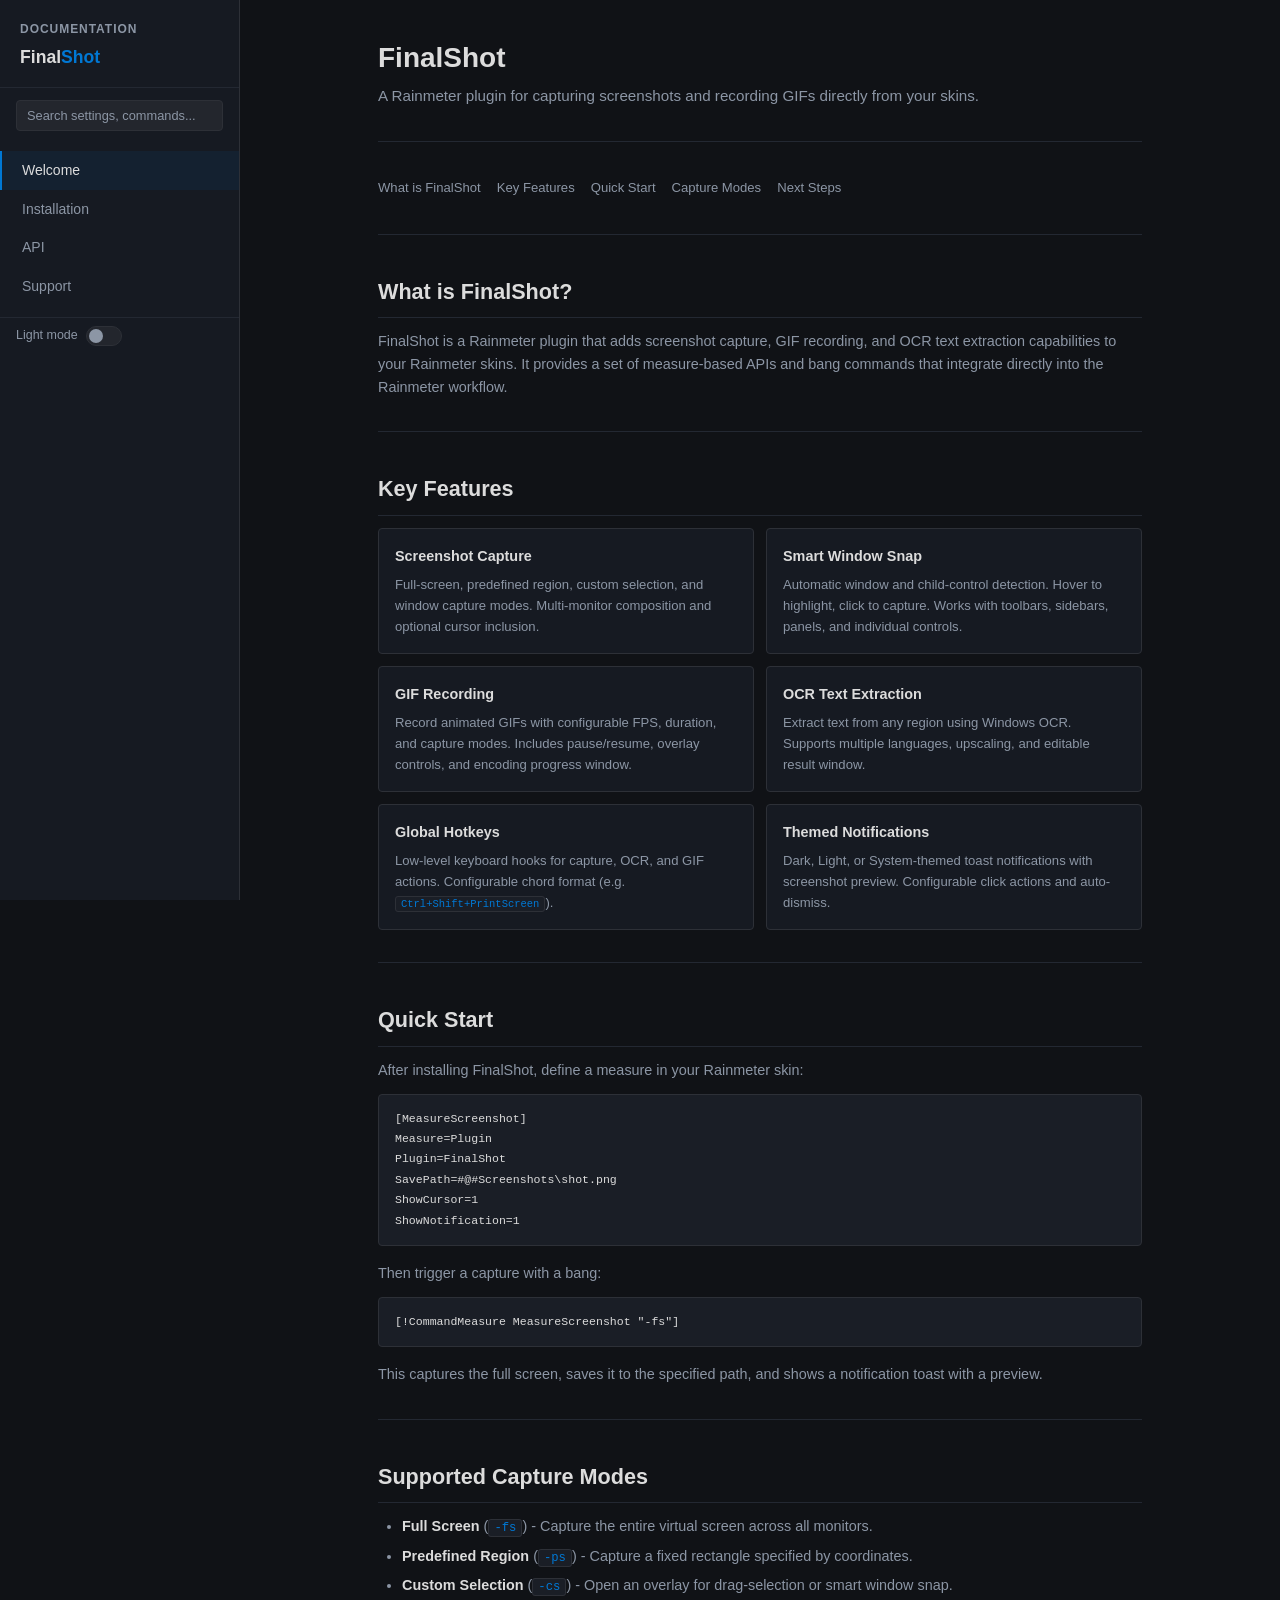
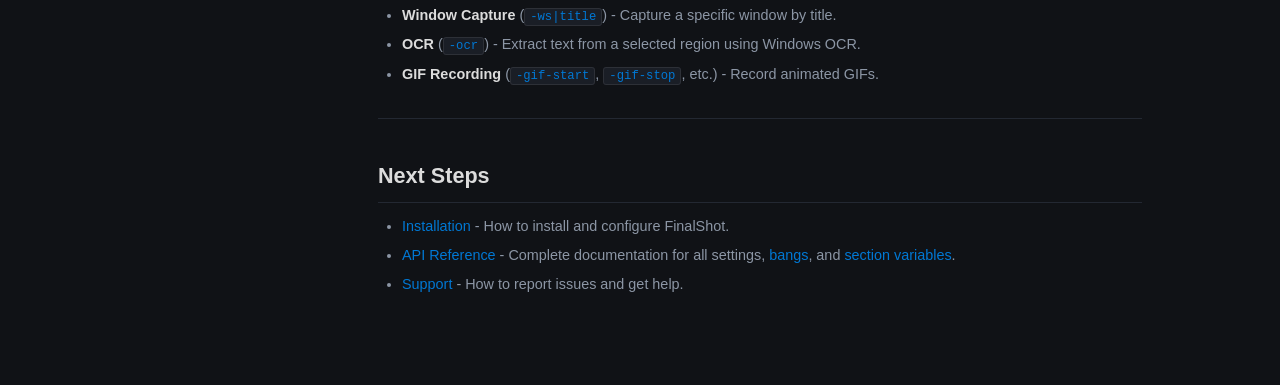
<file: docs/index.html>
<!DOCTYPE html>
<html lang="en">
<head>
    <meta charset="UTF-8">
    <meta http-equiv="refresh" content="0;url=welcome.html">
    <title>FinalShot Documentation</title>
</head>
<body>
    <p>Redirecting to <a href="welcome.html">FinalShot Documentation</a>...</p>
</body>
</html>
</file>
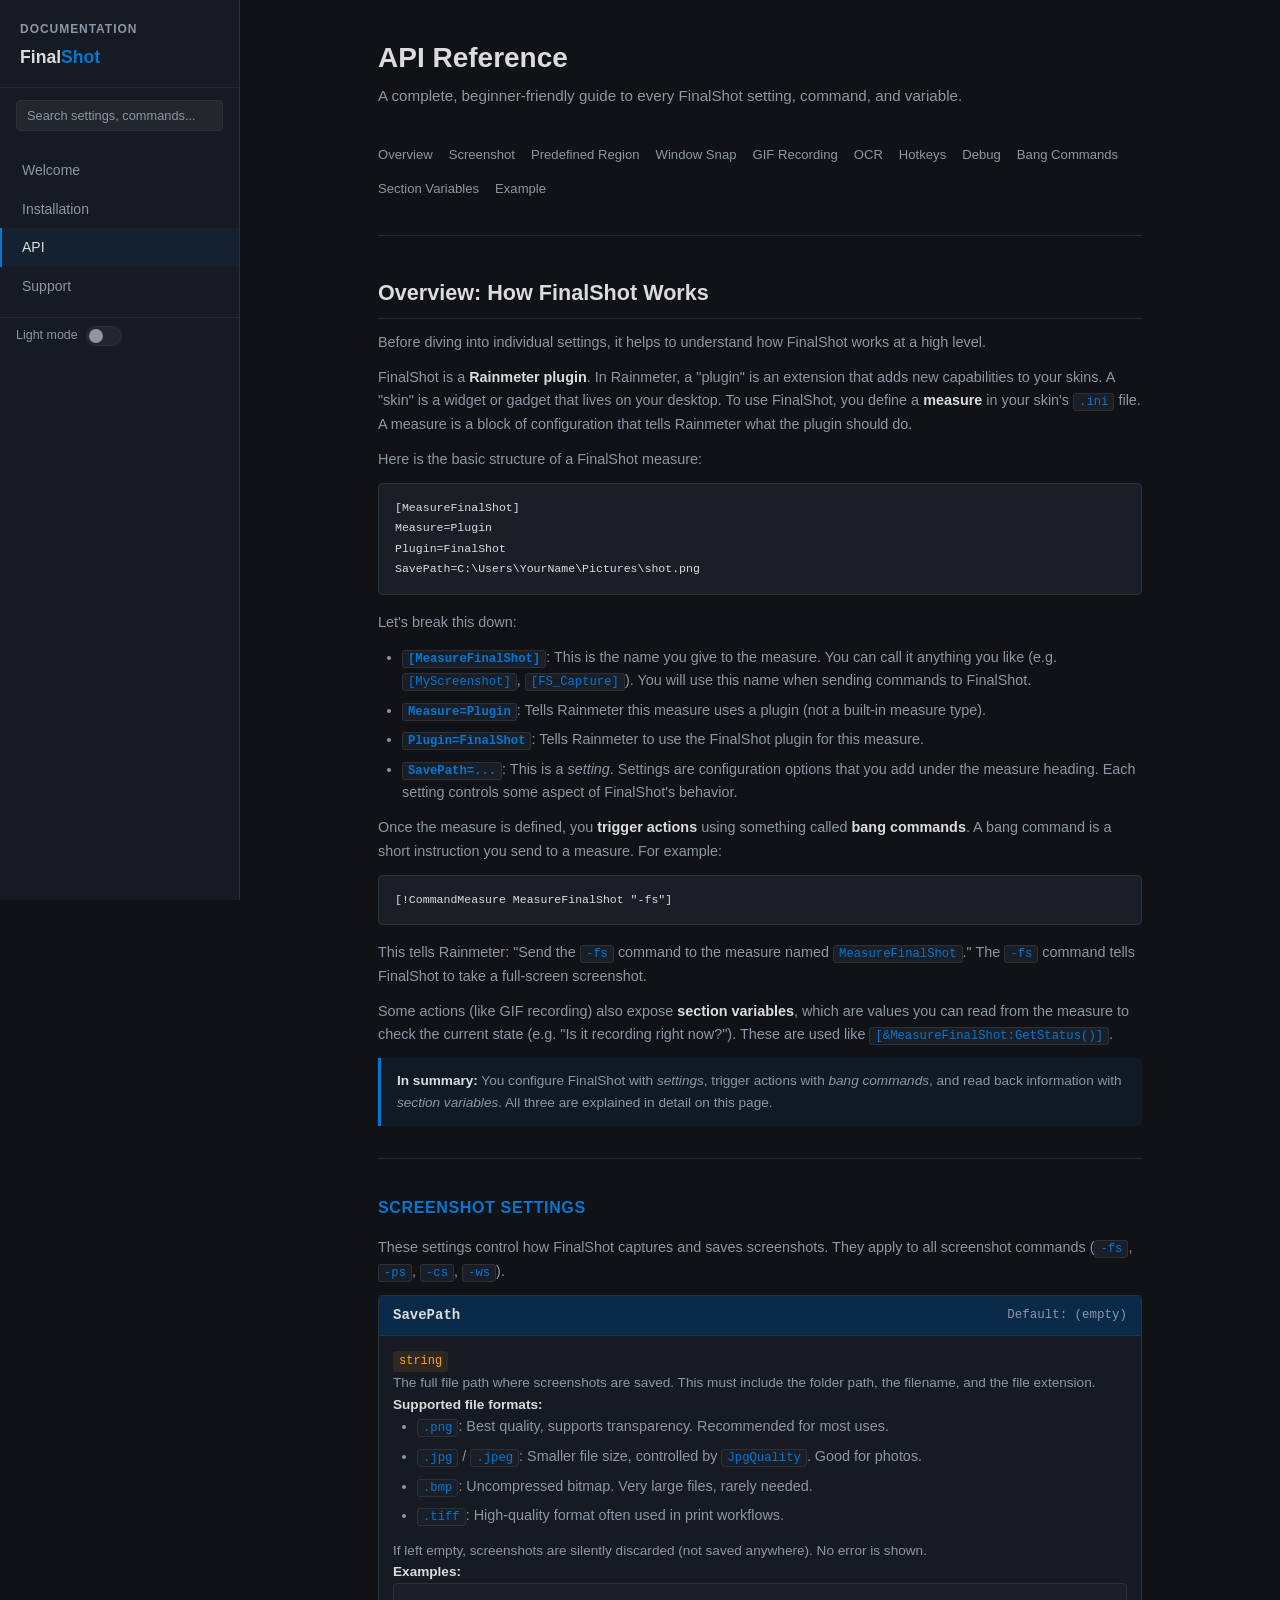
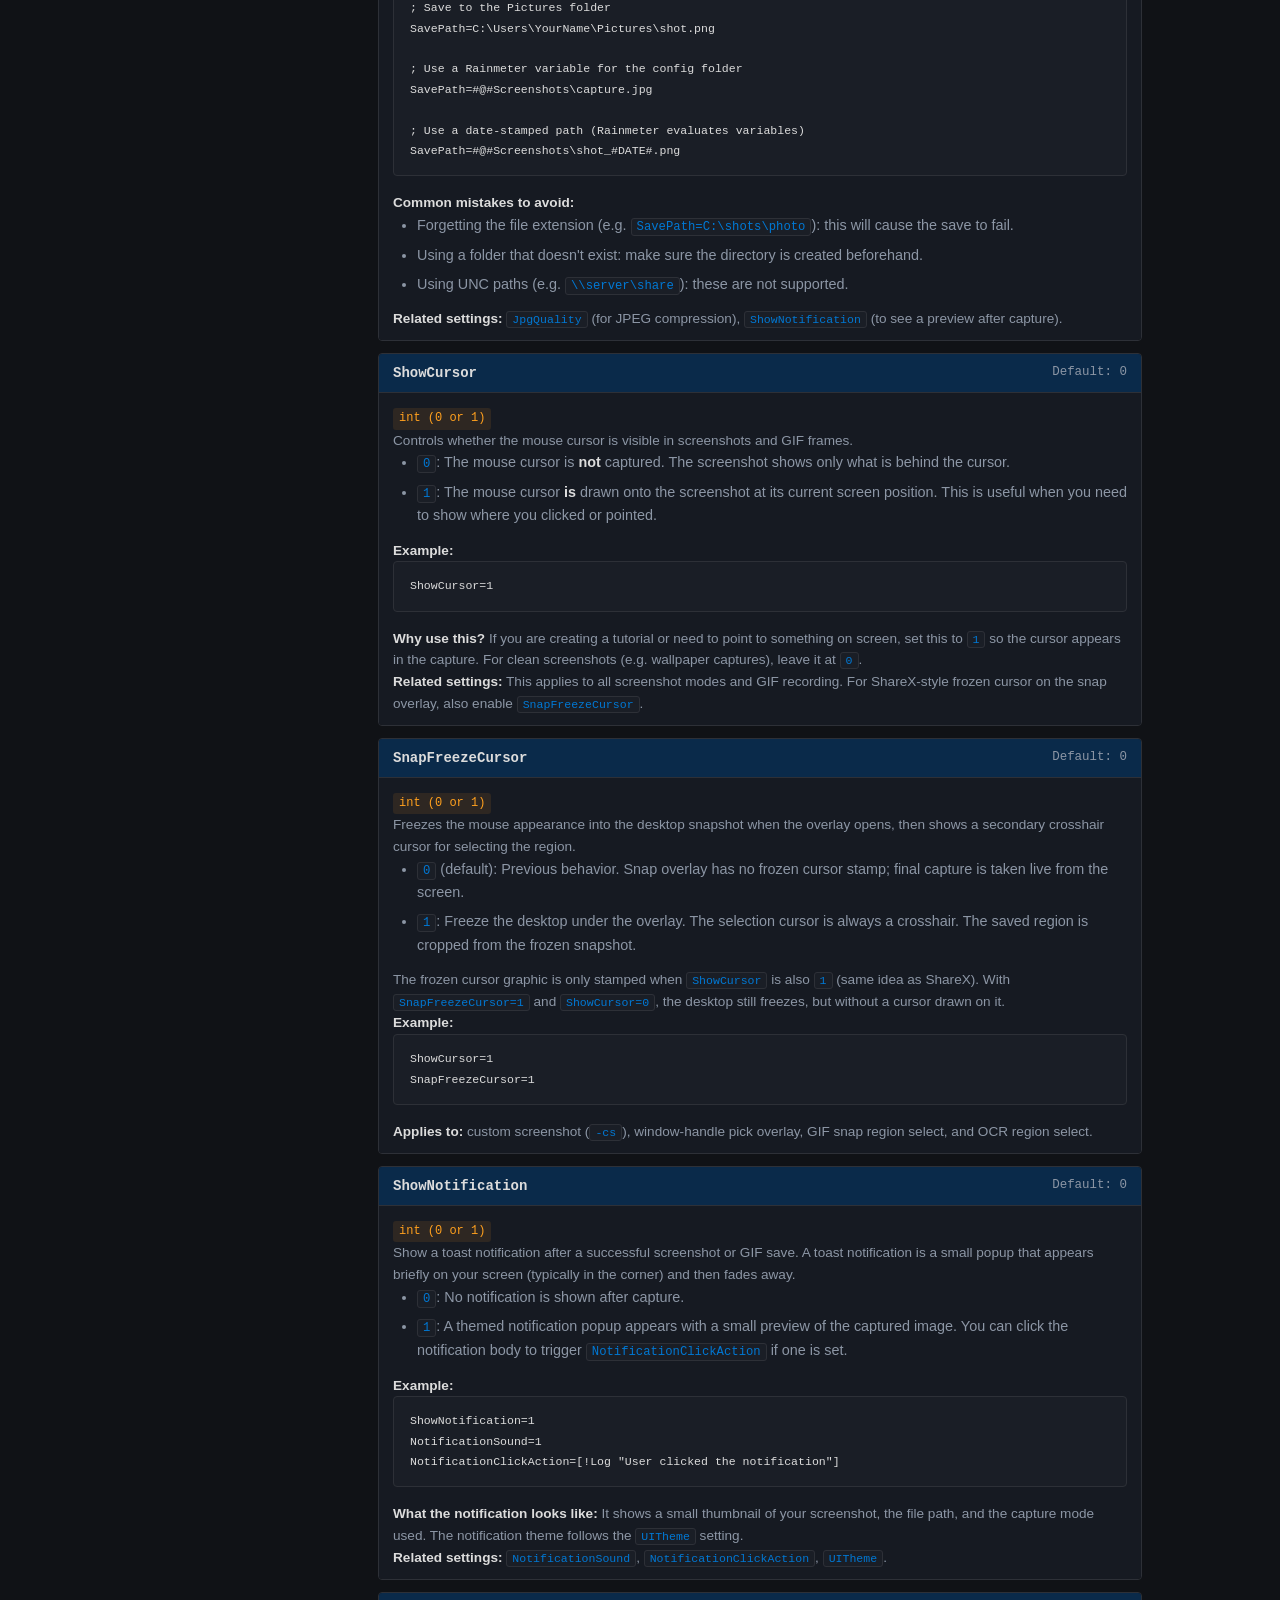
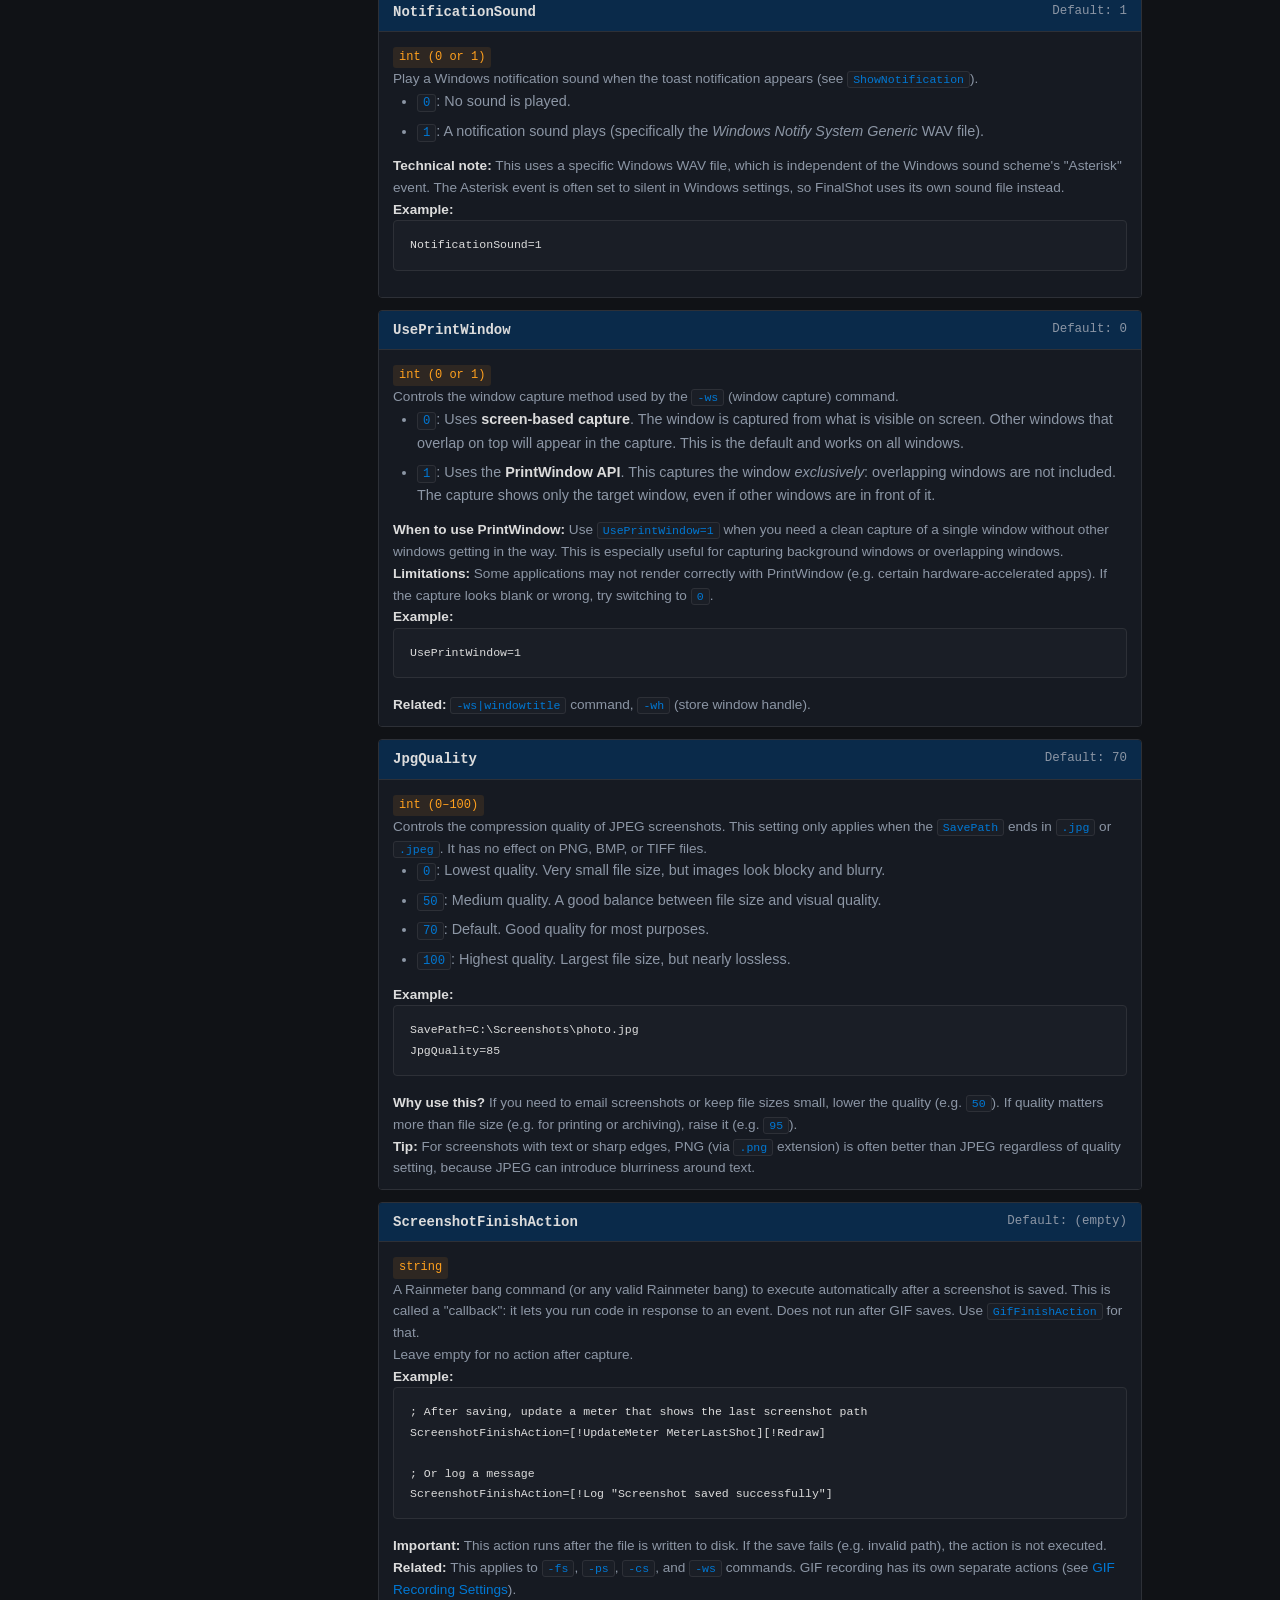
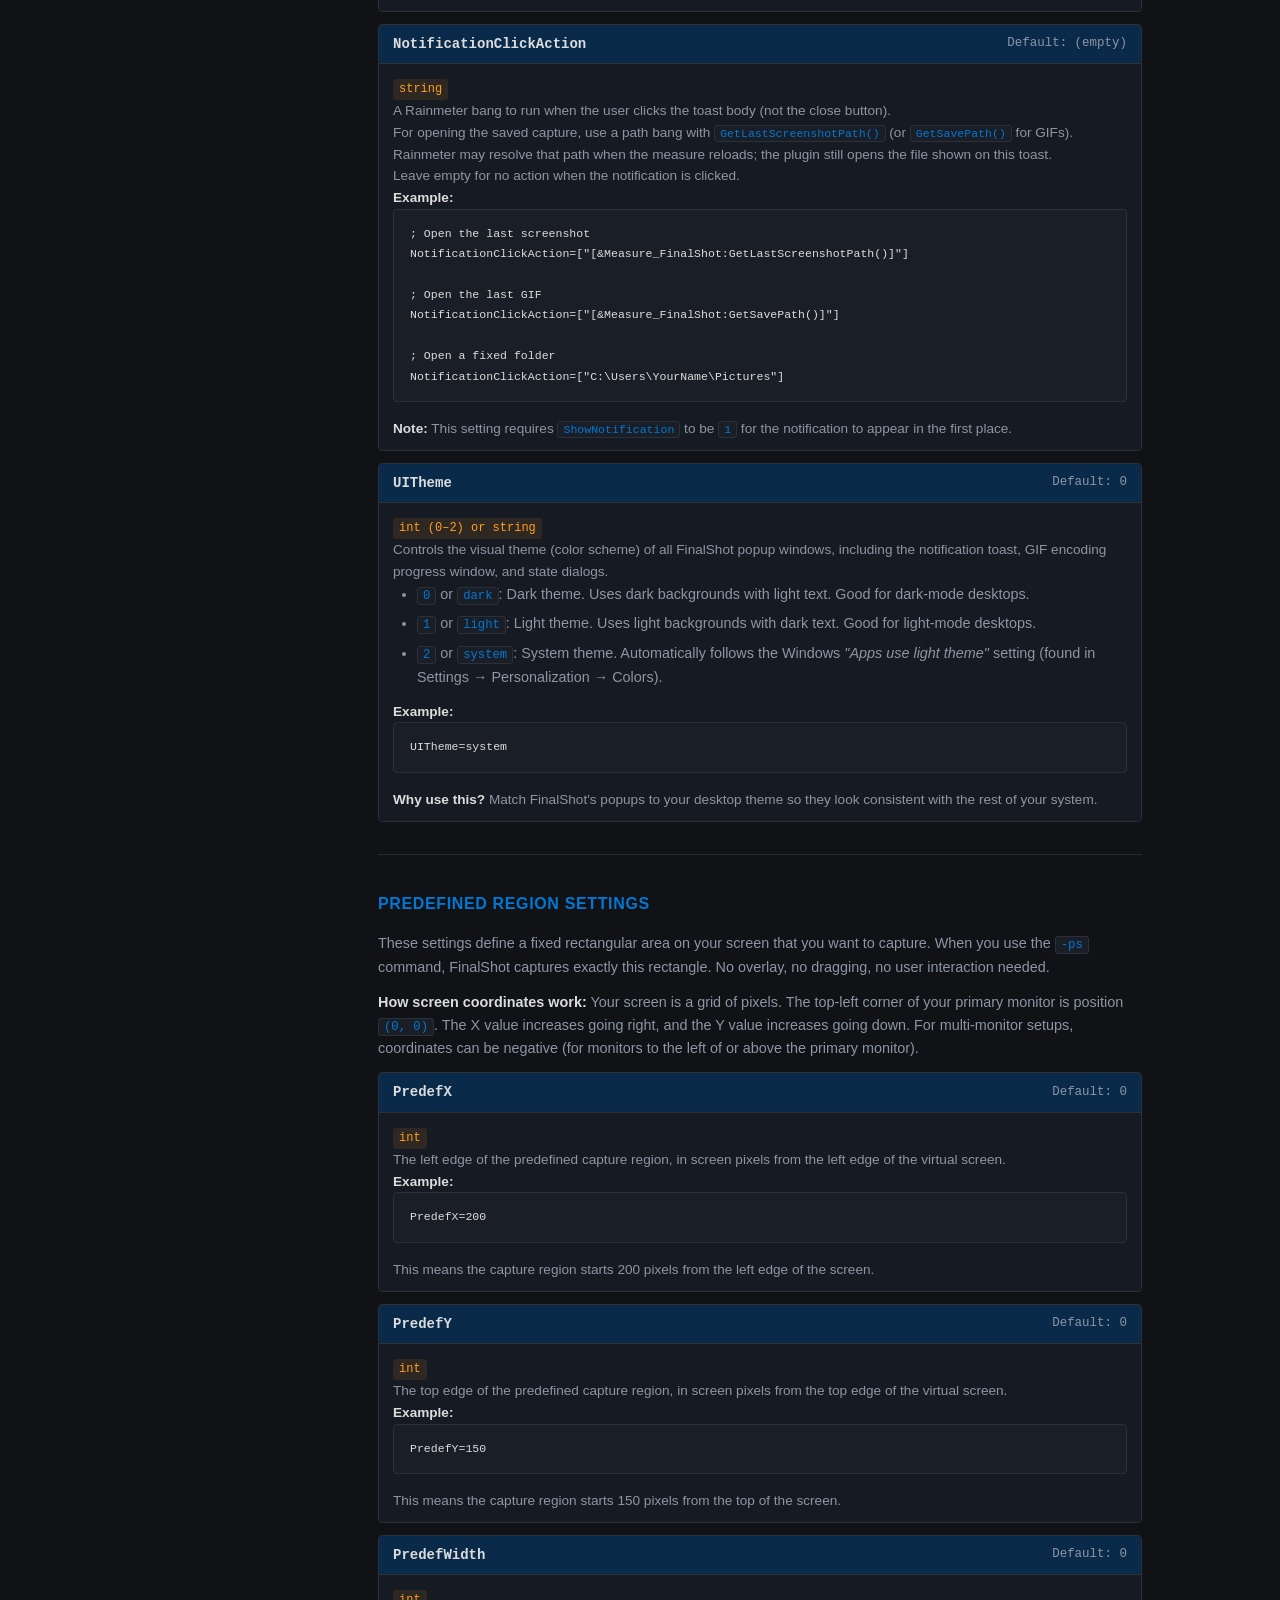
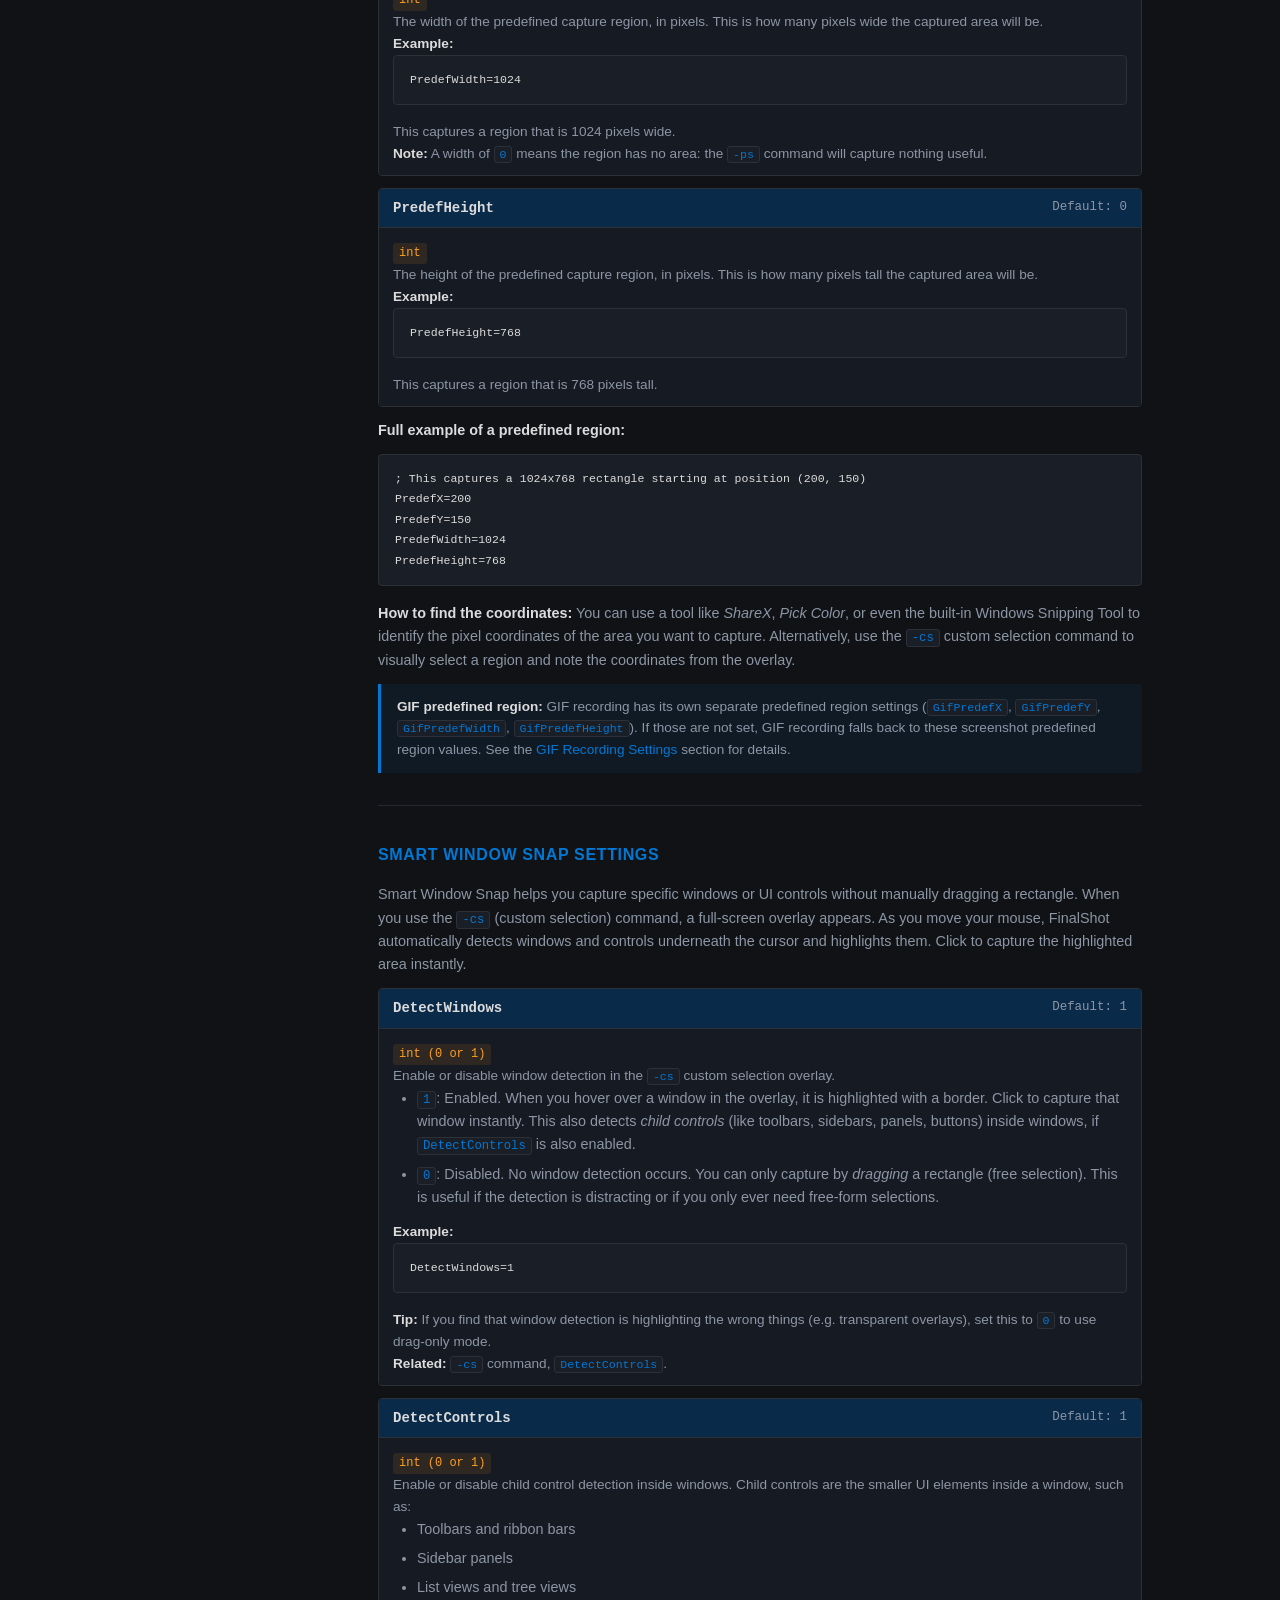
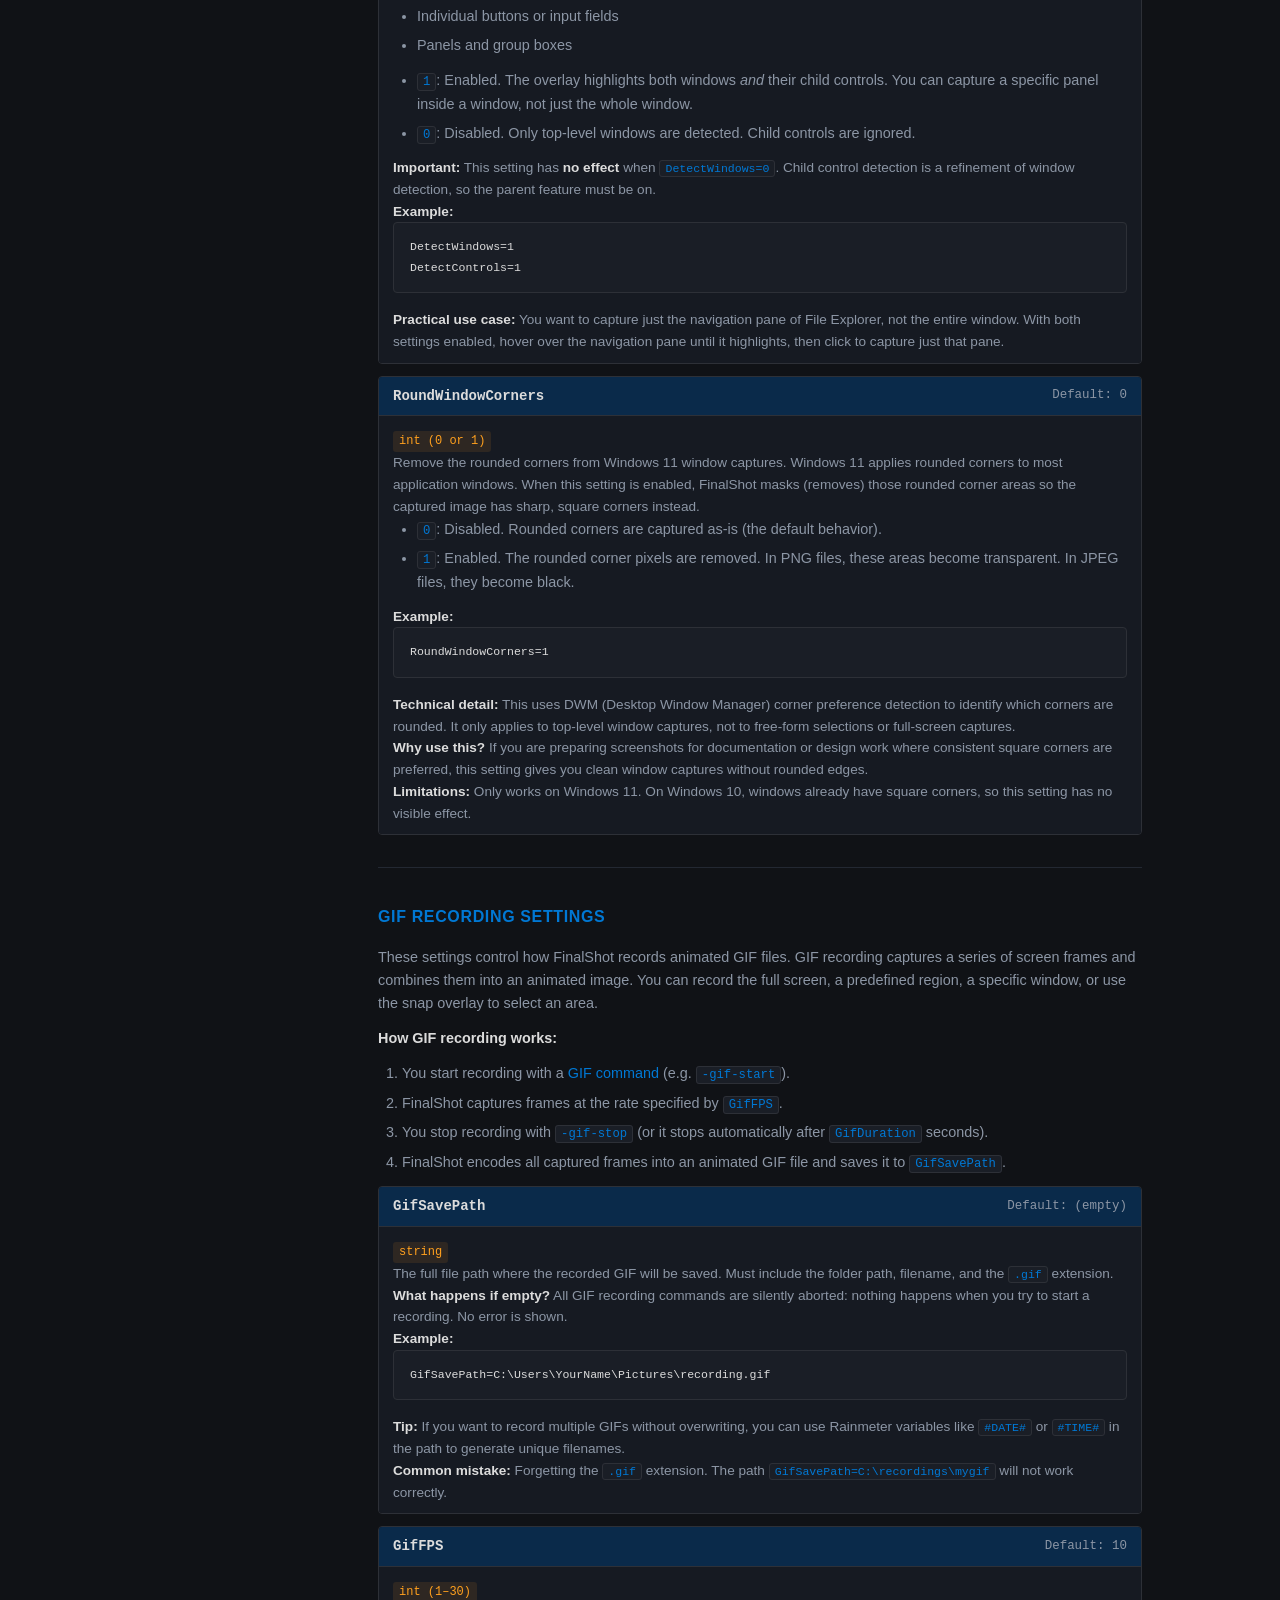
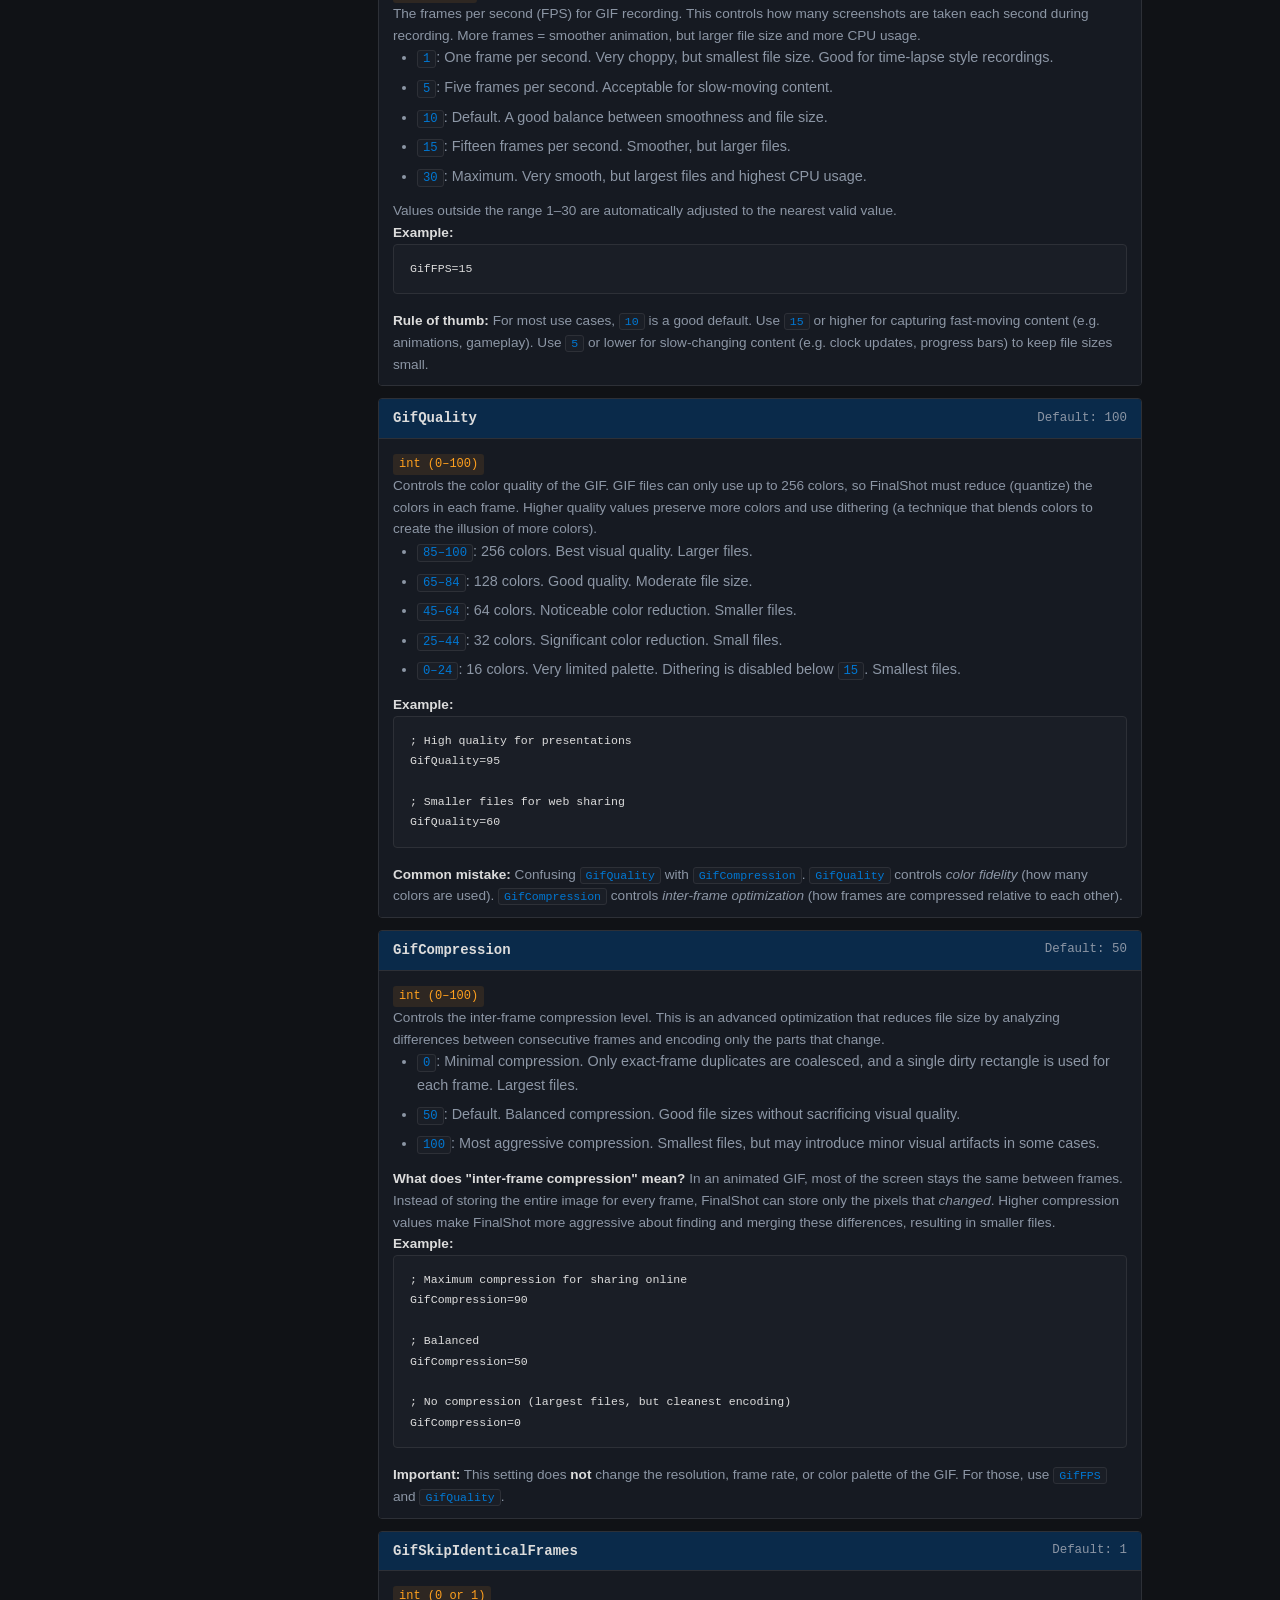
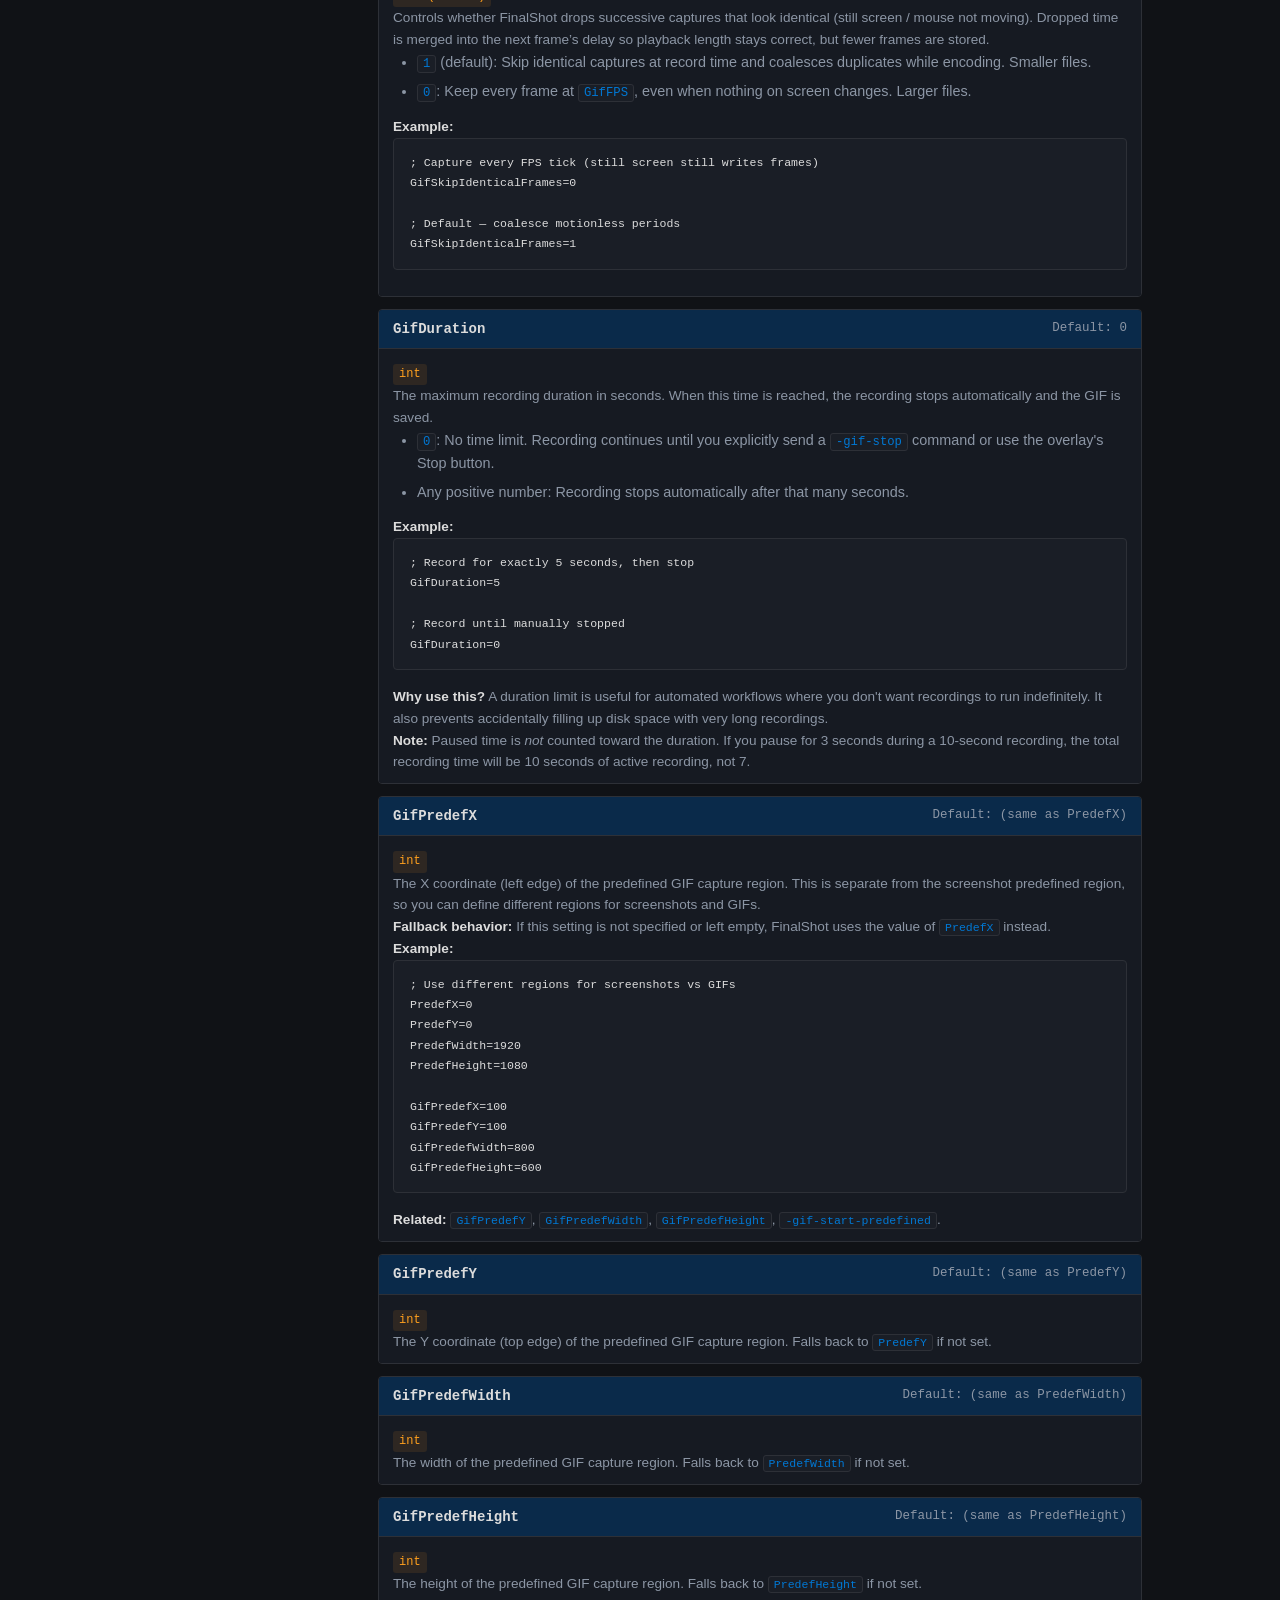
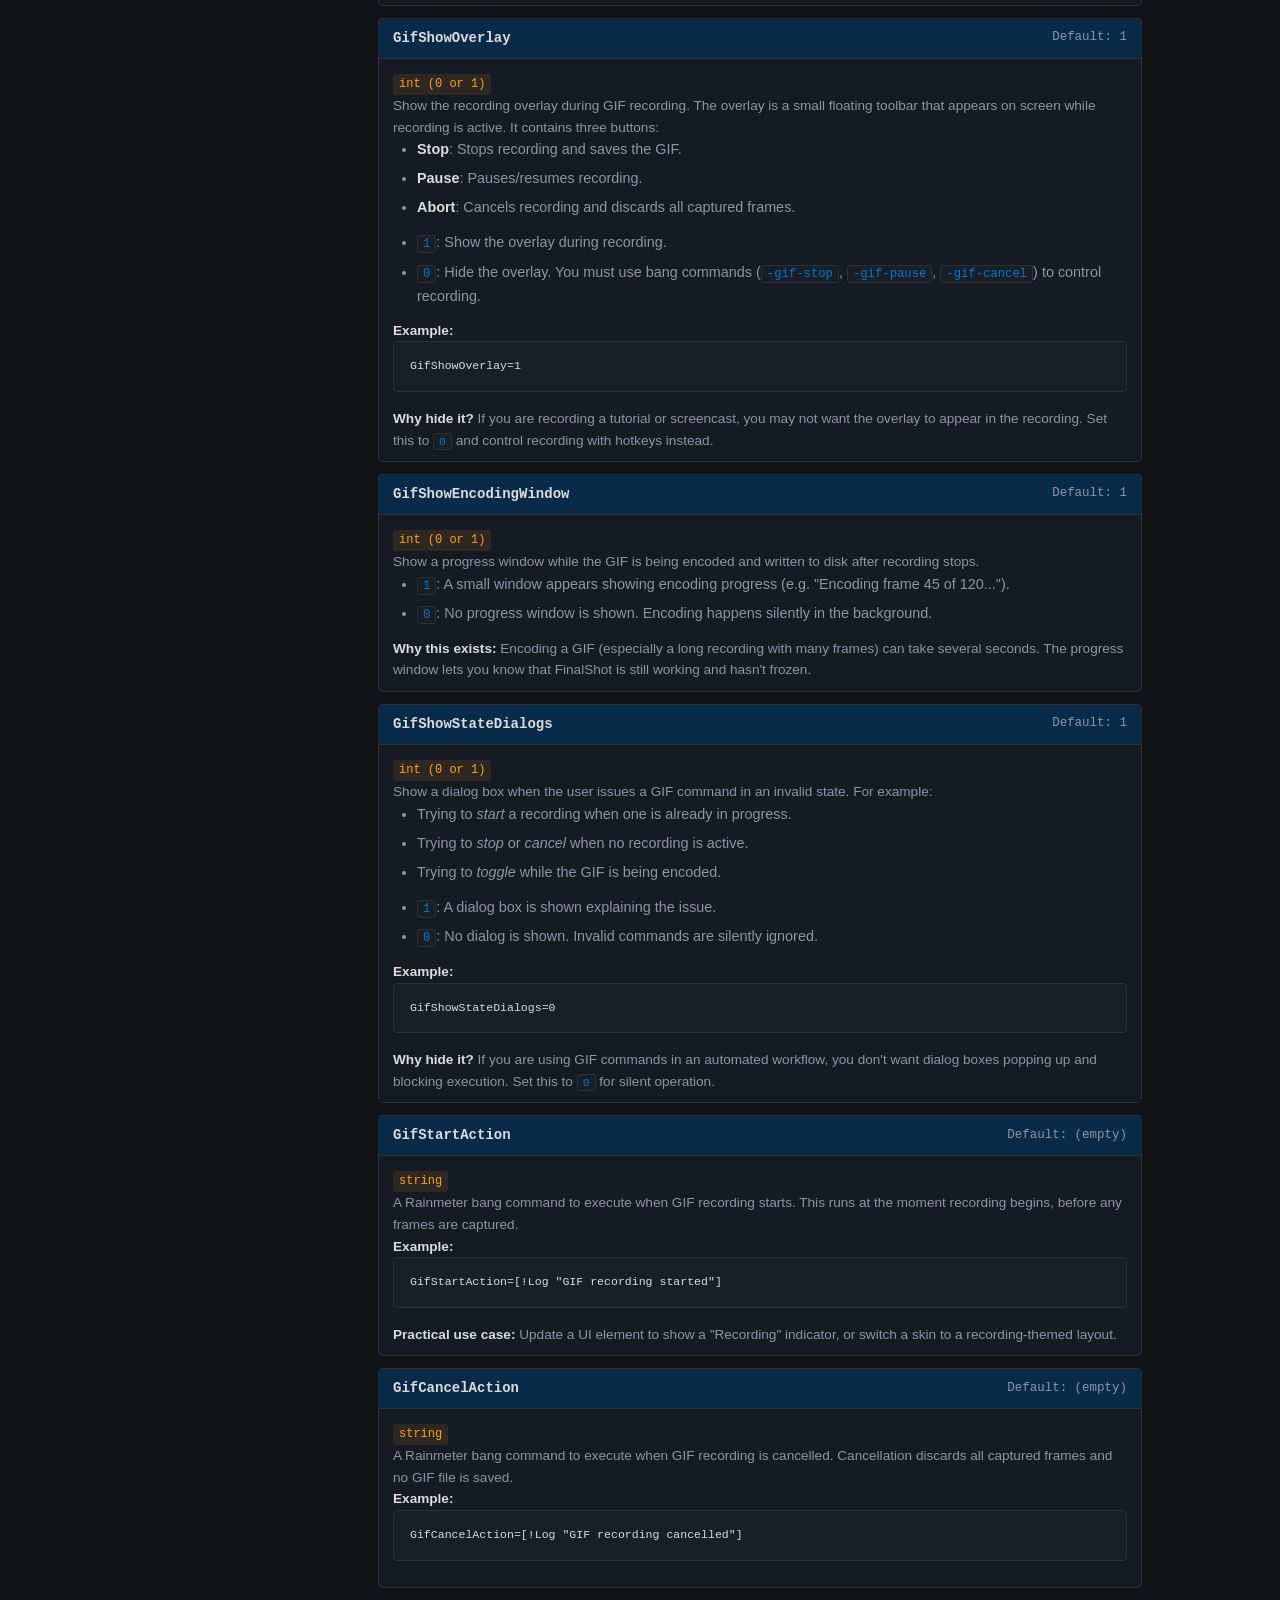
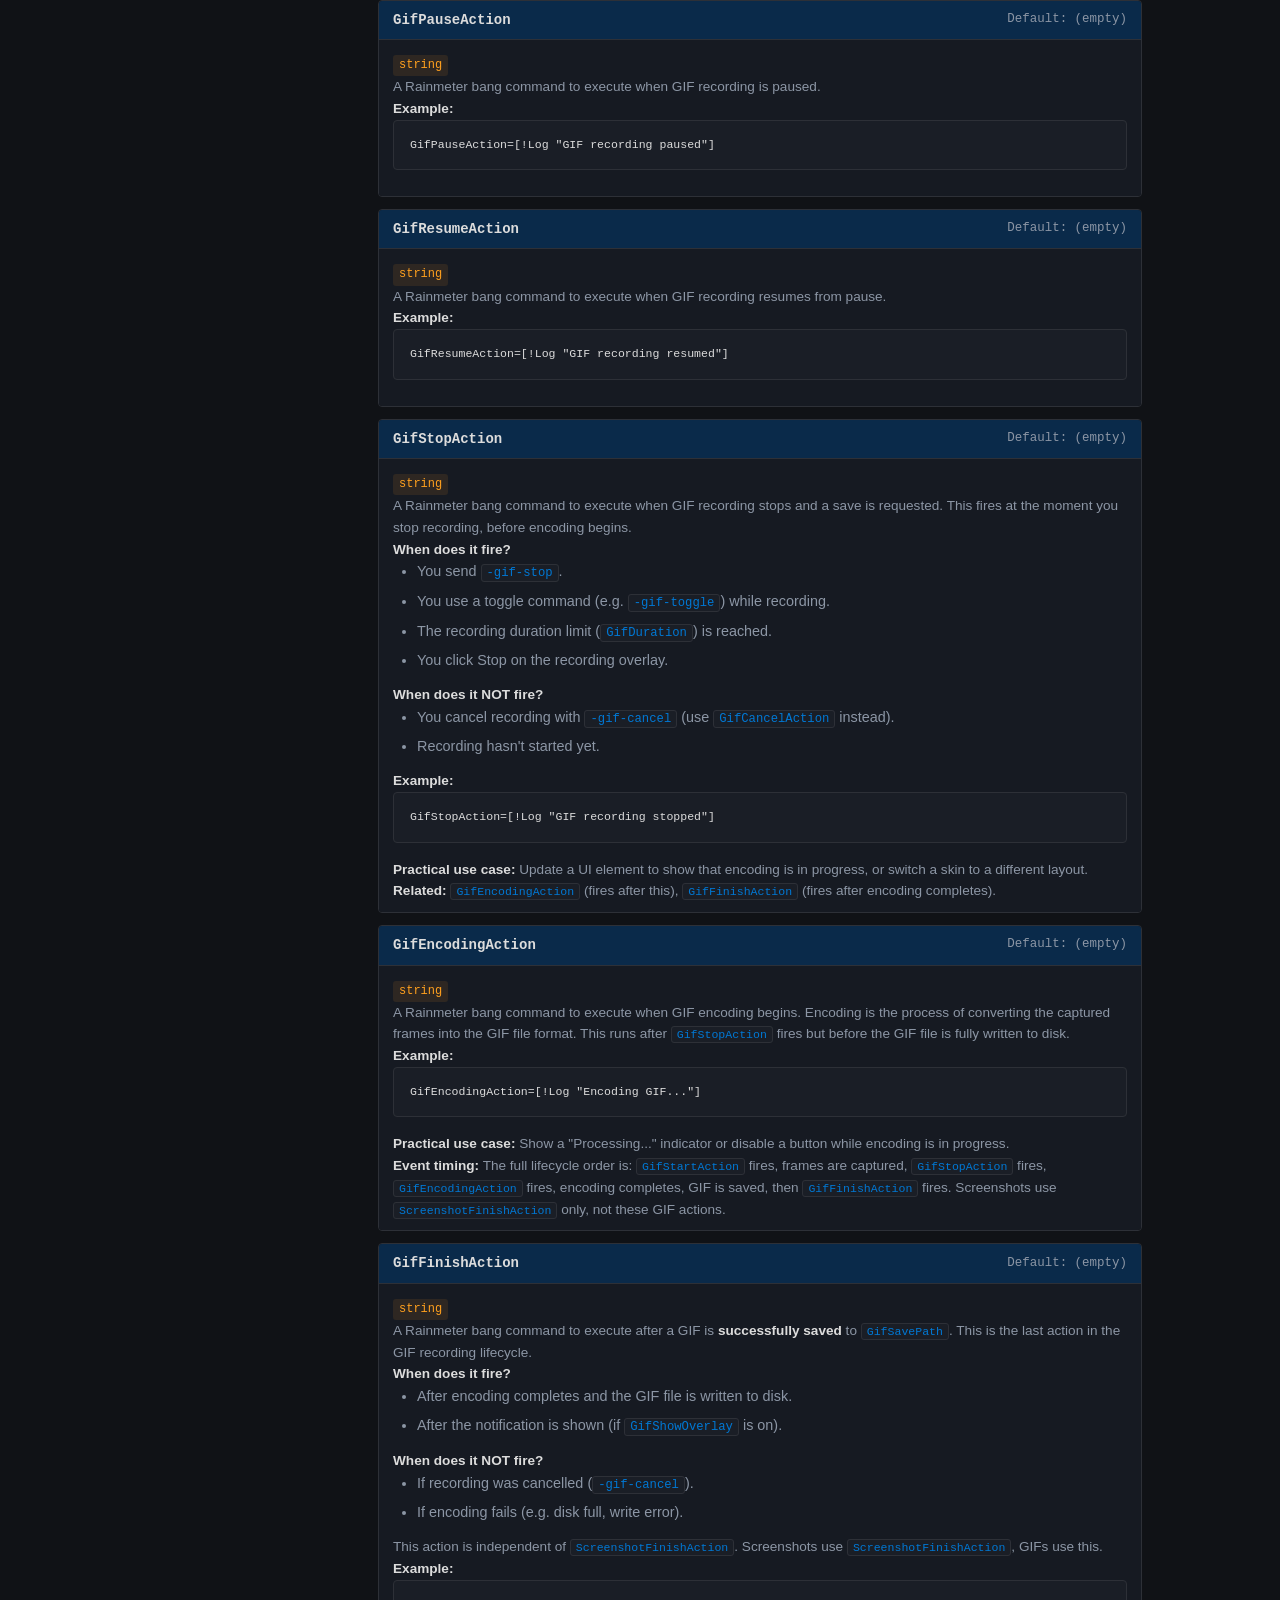
<file: docs/api.html>
<!DOCTYPE html>
<html lang="en">
<head>
    <meta charset="UTF-8">
    <meta name="viewport" content="width=device-width, initial-scale=1.0">

    <!-- SEO -->
    <title>API Reference - FinalShot Rainmeter Plugin Documentation</title>
    <meta name="description" content="Complete API reference for FinalShot, a Rainmeter plugin. Every setting, bang command, and section variable for screenshots, GIF recording, OCR, hotkeys, and more.">
    <meta name="keywords" content="FinalShot API, Rainmeter plugin API, screenshot settings, GIF recording config, OCR settings, hotkey configuration, bang commands, section variables">
    <meta name="author" content="FinalShot">
    <meta name="robots" content="index, follow">
    <link rel="canonical" href="api.html">

    <!-- Open Graph -->
    <meta property="og:type" content="website">
    <meta property="og:title" content="API Reference - FinalShot Rainmeter Plugin Documentation">
    <meta property="og:description" content="Complete API reference for FinalShot. Every setting, bang command, and section variable for screenshots, GIF recording, OCR, and hotkeys.">
    <meta property="og:url" content="api.html">
    <meta property="og:site_name" content="FinalShot Documentation">

    <!-- Twitter Card -->
    <meta name="twitter:card" content="summary">
    <meta name="twitter:title" content="API Reference - FinalShot Rainmeter Plugin Documentation">
    <meta name="twitter:description" content="Complete API reference for FinalShot. Every setting, bang command, and section variable.">

    <!-- Favicons -->
    <link rel="icon" type="image/x-icon" href="assets/favicon.ico">
    <link rel="icon" type="image/png" sizes="16x16" href="assets/favicon-16x16.png">
    <link rel="icon" type="image/png" sizes="32x32" href="assets/favicon-32x32.png">
    <link rel="apple-touch-icon" sizes="180x180" href="assets/apple-touch-icon.png">
    <link rel="manifest" href="assets/site.webmanifest">
    <meta name="theme-color" content="#101216">

    <!-- Styles -->
    <link rel="stylesheet" href="style.css">

    <!-- JSON-LD Structured Data -->
    <script type="application/ld+json">
    {
        "@context": "https://schema.org",
        "@type": "TechArticle",
        "name": "API Reference - FinalShot Rainmeter Plugin",
        "description": "Complete API reference for FinalShot. Every setting, bang command, and section variable for screenshots, GIF recording, OCR, and hotkeys.",
        "url": "api.html",
        "mainEntity": {
            "@type": "SoftwareApplication",
            "name": "FinalShot",
            "applicationCategory": "UtilitiesApplication",
            "operatingSystem": "Windows"
        }
    }
    </script>
</head>
<body>
    <div class="layout">
        <aside class="sidebar">
            <div class="sidebar-header">
                <div class="sidebar-title">Documentation</div>
                <div class="sidebar-brand">Final<span>Shot</span></div>
            </div>
            <div class="sidebar-search">
                <input type="text" placeholder="Search settings, commands...">
            </div>
            <nav class="sidebar-nav">
                <a href="welcome.html" class="nav-link">Welcome</a>
                <a href="installation.html" class="nav-link">Installation</a>
                <a href="api.html" class="nav-link active">API</a>
                <a href="support.html" class="nav-link">Support</a>
            </nav>
            <div class="theme-toggle">
                <span class="theme-toggle-label">Light mode</span>
                <button class="theme-toggle-btn" title="Toggle dark/light theme"></button>
            </div>
        </aside>

        <main class="main">
            <div class="content">
                <h1>API Reference</h1>
                <p class="subtitle">A complete, beginner-friendly guide to every FinalShot setting, command, and variable.</p>

                <!-- ============================================ -->
                <!-- Table of Contents                            -->
                <!-- ============================================ -->
                <nav class="page-nav">
                    <a href="#overview">Overview</a>
                    <a href="#screenshot-settings">Screenshot</a>
                    <a href="#predefined-region">Predefined Region</a>
                    <a href="#smart-window-snap">Window Snap</a>
                    <a href="#gif-recording-settings">GIF Recording</a>
                    <a href="#ocr-settings">OCR</a>
                    <a href="#hotkey-settings">Hotkeys</a>
                    <a href="#debug-settings">Debug</a>
                    <a href="#bang-commands">Bang Commands</a>
                    <a href="#section-variables">Section Variables</a>
                    <a href="#example">Example</a>
                </nav>

                <hr class="section-divider">

                <!-- ============================================ -->
                <!-- Overview                                     -->
                <!-- ============================================ -->
                <h2 id="overview">Overview: How FinalShot Works</h2>

                <p>Before diving into individual settings, it helps to understand how FinalShot works at a high level.</p>

                <p>FinalShot is a <strong>Rainmeter plugin</strong>. In Rainmeter, a "plugin" is an extension that adds new capabilities to your skins. A "skin" is a widget or gadget that lives on your desktop. To use FinalShot, you define a <strong>measure</strong> in your skin's <code>.ini</code> file. A measure is a block of configuration that tells Rainmeter what the plugin should do.</p>

                <p>Here is the basic structure of a FinalShot measure:</p>

<pre><code>[MeasureFinalShot]
Measure=Plugin
Plugin=FinalShot
SavePath=C:\Users\YourName\Pictures\shot.png</code></pre>

                <p>Let's break this down:</p>
                <ul>
                    <li><strong><code>[MeasureFinalShot]</code></strong>: This is the name you give to the measure. You can call it anything you like (e.g. <code>[MyScreenshot]</code>, <code>[FS_Capture]</code>). You will use this name when sending commands to FinalShot.</li>
                    <li><strong><code>Measure=Plugin</code></strong>: Tells Rainmeter this measure uses a plugin (not a built-in measure type).</li>
                    <li><strong><code>Plugin=FinalShot</code></strong>: Tells Rainmeter to use the FinalShot plugin for this measure.</li>
                    <li><strong><code>SavePath=...</code></strong>: This is a <em>setting</em>. Settings are configuration options that you add under the measure heading. Each setting controls some aspect of FinalShot's behavior.</li>
                </ul>

                <p>Once the measure is defined, you <strong>trigger actions</strong> using something called <strong>bang commands</strong>. A bang command is a short instruction you send to a measure. For example:</p>

<pre><code>[!CommandMeasure MeasureFinalShot "-fs"]</code></pre>

                <p>This tells Rainmeter: "Send the <code>-fs</code> command to the measure named <code>MeasureFinalShot</code>." The <code>-fs</code> command tells FinalShot to take a full-screen screenshot.</p>

                <p>Some actions (like GIF recording) also expose <strong>section variables</strong>, which are values you can read from the measure to check the current state (e.g. "Is it recording right now?"). These are used like <code>[&amp;MeasureFinalShot:GetStatus()]</code>.</p>

                <div class="note">
                    <p><strong>In summary:</strong> You configure FinalShot with <em>settings</em>, trigger actions with <em>bang commands</em>, and read back information with <em>section variables</em>. All three are explained in detail on this page.</p>
                </div>

                <hr class="section-divider">

                <!-- ============================================ -->
                <!-- Screenshot Settings                          -->
                <!-- ============================================ -->
                <div class="category-header">
                    <h3 id="screenshot-settings">Screenshot Settings</h3>
                </div>

                <p>These settings control how FinalShot captures and saves screenshots. They apply to all screenshot commands (<code>-fs</code>, <code>-ps</code>, <code>-cs</code>, <code>-ws</code>).</p>

                <div class="api-block">
                    <div class="api-block-header">
                        <span class="api-name">SavePath</span>
                        <span class="api-default">Default: (empty)</span>
                    </div>
                    <div class="api-block-content">
                        <span class="api-type">string</span>
                        <p>The full file path where screenshots are saved. This must include the folder path, the filename, and the file extension.</p>
                        <p><strong>Supported file formats:</strong></p>
                        <ul>
                            <li><code>.png</code>: Best quality, supports transparency. Recommended for most uses.</li>
                            <li><code>.jpg</code> / <code>.jpeg</code>: Smaller file size, controlled by <code>JpgQuality</code>. Good for photos.</li>
                            <li><code>.bmp</code>: Uncompressed bitmap. Very large files, rarely needed.</li>
                            <li><code>.tiff</code>: High-quality format often used in print workflows.</li>
                        </ul>
                        <p>If left empty, screenshots are silently discarded (not saved anywhere). No error is shown.</p>

                        <p><strong>Examples:</strong></p>
<pre><code>; Save to the Pictures folder
SavePath=C:\Users\YourName\Pictures\shot.png

; Use a Rainmeter variable for the config folder
SavePath=#@#Screenshots\capture.jpg

; Use a date-stamped path (Rainmeter evaluates variables)
SavePath=#@#Screenshots\shot_#DATE#.png</code></pre>

                        <p><strong>Common mistakes to avoid:</strong></p>
                        <ul>
                            <li>Forgetting the file extension (e.g. <code>SavePath=C:\shots\photo</code>): this will cause the save to fail.</li>
                            <li>Using a folder that doesn't exist: make sure the directory is created beforehand.</li>
                            <li>Using UNC paths (e.g. <code>\\server\share</code>): these are not supported.</li>
                        </ul>

                        <p><strong>Related settings:</strong> <a href="#screenshot-settings"><code>JpgQuality</code></a> (for JPEG compression), <a href="#screenshot-settings"><code>ShowNotification</code></a> (to see a preview after capture).</p>
                    </div>
                </div>

                <div class="api-block">
                    <div class="api-block-header">
                        <span class="api-name">ShowCursor</span>
                        <span class="api-default">Default: 0</span>
                    </div>
                    <div class="api-block-content">
                        <span class="api-type">int (0 or 1)</span>
                        <p>Controls whether the mouse cursor is visible in screenshots and GIF frames.</p>
                        <ul>
                            <li><code>0</code>: The mouse cursor is <strong>not</strong> captured. The screenshot shows only what is behind the cursor.</li>
                            <li><code>1</code>: The mouse cursor <strong>is</strong> drawn onto the screenshot at its current screen position. This is useful when you need to show where you clicked or pointed.</li>
                        </ul>

                        <p><strong>Example:</strong></p>
<pre><code>ShowCursor=1</code></pre>

                        <p><strong>Why use this?</strong> If you are creating a tutorial or need to point to something on screen, set this to <code>1</code> so the cursor appears in the capture. For clean screenshots (e.g. wallpaper captures), leave it at <code>0</code>.</p>

                        <p><strong>Related settings:</strong> This applies to all screenshot modes and GIF recording. For ShareX-style frozen cursor on the snap overlay, also enable <a href="#screenshot-settings"><code>SnapFreezeCursor</code></a>.</p>
                    </div>
                </div>

                <div class="api-block">
                    <div class="api-block-header">
                        <span class="api-name">SnapFreezeCursor</span>
                        <span class="api-default">Default: 0</span>
                    </div>
                    <div class="api-block-content">
                        <span class="api-type">int (0 or 1)</span>
                        <p>Freezes the mouse appearance into the desktop snapshot when the overlay opens, then shows a secondary crosshair cursor for selecting the region.</p>
                        <ul>
                            <li><code>0</code> (default): Previous behavior. Snap overlay has no frozen cursor stamp; final capture is taken live from the screen.</li>
                            <li><code>1</code>: Freeze the desktop under the overlay. The selection cursor is always a crosshair. The saved region is cropped from the frozen snapshot.</li>
                        </ul>

                        <p>The frozen cursor graphic is only stamped when <a href="#screenshot-settings"><code>ShowCursor</code></a> is also <code>1</code> (same idea as ShareX). With <code>SnapFreezeCursor=1</code> and <code>ShowCursor=0</code>, the desktop still freezes, but without a cursor drawn on it.</p>

                        <p><strong>Example:</strong></p>
<pre><code>ShowCursor=1
SnapFreezeCursor=1</code></pre>

                        <p><strong>Applies to:</strong> custom screenshot (<code>-cs</code>), window-handle pick overlay, GIF snap region select, and OCR region select.</p>
                    </div>
                </div>

                <div class="api-block">
                    <div class="api-block-header">
                        <span class="api-name">ShowNotification</span>
                        <span class="api-default">Default: 0</span>
                    </div>
                    <div class="api-block-content">
                        <span class="api-type">int (0 or 1)</span>
                        <p>Show a toast notification after a successful screenshot or GIF save. A toast notification is a small popup that appears briefly on your screen (typically in the corner) and then fades away.</p>
                        <ul>
                            <li><code>0</code>: No notification is shown after capture.</li>
                            <li><code>1</code>: A themed notification popup appears with a small preview of the captured image. You can click the notification body to trigger <code>NotificationClickAction</code> if one is set.</li>
                        </ul>

                        <p><strong>Example:</strong></p>
<pre><code>ShowNotification=1
NotificationSound=1
NotificationClickAction=[!Log "User clicked the notification"]</code></pre>

                        <p><strong>What the notification looks like:</strong> It shows a small thumbnail of your screenshot, the file path, and the capture mode used. The notification theme follows the <a href="#screenshot-settings"><code>UITheme</code></a> setting.</p>

                        <p><strong>Related settings:</strong> <a href="#screenshot-settings"><code>NotificationSound</code></a>, <a href="#screenshot-settings"><code>NotificationClickAction</code></a>, <a href="#screenshot-settings"><code>UITheme</code></a>.</p>
                    </div>
                </div>

                <div class="api-block">
                    <div class="api-block-header">
                        <span class="api-name">NotificationSound</span>
                        <span class="api-default">Default: 1</span>
                    </div>
                    <div class="api-block-content">
                        <span class="api-type">int (0 or 1)</span>
                        <p>Play a Windows notification sound when the toast notification appears (see <a href="#screenshot-settings"><code>ShowNotification</code></a>).</p>
                        <ul>
                            <li><code>0</code>: No sound is played.</li>
                            <li><code>1</code>: A notification sound plays (specifically the <em>Windows Notify System Generic</em> WAV file).</li>
                        </ul>

                        <p><strong>Technical note:</strong> This uses a specific Windows WAV file, which is independent of the Windows sound scheme's "Asterisk" event. The Asterisk event is often set to silent in Windows settings, so FinalShot uses its own sound file instead.</p>

                        <p><strong>Example:</strong></p>
<pre><code>NotificationSound=1</code></pre>
                    </div>
                </div>

                <div class="api-block">
                    <div class="api-block-header">
                        <span class="api-name">UsePrintWindow</span>
                        <span class="api-default">Default: 0</span>
                    </div>
                    <div class="api-block-content">
                        <span class="api-type">int (0 or 1)</span>
                        <p>Controls the window capture method used by the <a href="#bang-commands"><code>-ws</code></a> (window capture) command.</p>
                        <ul>
                            <li><code>0</code>: Uses <strong>screen-based capture</strong>. The window is captured from what is visible on screen. Other windows that overlap on top will appear in the capture. This is the default and works on all windows.</li>
                            <li><code>1</code>: Uses the <strong>PrintWindow API</strong>. This captures the window <em>exclusively</em>: overlapping windows are not included. The capture shows only the target window, even if other windows are in front of it.</li>
                        </ul>

                        <p><strong>When to use PrintWindow:</strong> Use <code>UsePrintWindow=1</code> when you need a clean capture of a single window without other windows getting in the way. This is especially useful for capturing background windows or overlapping windows.</p>

                        <p><strong>Limitations:</strong> Some applications may not render correctly with PrintWindow (e.g. certain hardware-accelerated apps). If the capture looks blank or wrong, try switching to <code>0</code>.</p>

                        <p><strong>Example:</strong></p>
<pre><code>UsePrintWindow=1</code></pre>

                        <p><strong>Related:</strong> <a href="#bang-commands"><code>-ws|windowtitle</code></a> command, <a href="#bang-commands"><code>-wh</code></a> (store window handle).</p>
                    </div>
                </div>

                <div class="api-block">
                    <div class="api-block-header">
                        <span class="api-name">JpgQuality</span>
                        <span class="api-default">Default: 70</span>
                    </div>
                    <div class="api-block-content">
                        <span class="api-type">int (0–100)</span>
                        <p>Controls the compression quality of JPEG screenshots. This setting only applies when the <a href="#screenshot-settings"><code>SavePath</code></a> ends in <code>.jpg</code> or <code>.jpeg</code>. It has no effect on PNG, BMP, or TIFF files.</p>
                        <ul>
                            <li><code>0</code>: Lowest quality. Very small file size, but images look blocky and blurry.</li>
                            <li><code>50</code>: Medium quality. A good balance between file size and visual quality.</li>
                            <li><code>70</code>: Default. Good quality for most purposes.</li>
                            <li><code>100</code>: Highest quality. Largest file size, but nearly lossless.</li>
                        </ul>

                        <p><strong>Example:</strong></p>
<pre><code>SavePath=C:\Screenshots\photo.jpg
JpgQuality=85</code></pre>

                        <p><strong>Why use this?</strong> If you need to email screenshots or keep file sizes small, lower the quality (e.g. <code>50</code>). If quality matters more than file size (e.g. for printing or archiving), raise it (e.g. <code>95</code>).</p>

                        <p><strong>Tip:</strong> For screenshots with text or sharp edges, PNG (via <code>.png</code> extension) is often better than JPEG regardless of quality setting, because JPEG can introduce blurriness around text.</p>
                    </div>
                </div>

                <div class="api-block">
                    <div class="api-block-header">
                        <span class="api-name">ScreenshotFinishAction</span>
                        <span class="api-default">Default: (empty)</span>
                    </div>
                    <div class="api-block-content">
                        <span class="api-type">string</span>
                        <p>A Rainmeter bang command (or any valid Rainmeter bang) to execute automatically after a screenshot is saved. This is called a "callback": it lets you run code in response to an event. Does not run after GIF saves. Use <a href="#gif-recording-settings"><code>GifFinishAction</code></a> for that.</p>
                        <p>Leave empty for no action after capture.</p>

                        <p><strong>Example:</strong></p>
<pre><code>; After saving, update a meter that shows the last screenshot path
ScreenshotFinishAction=[!UpdateMeter MeterLastShot][!Redraw]

; Or log a message
ScreenshotFinishAction=[!Log "Screenshot saved successfully"]</code></pre>

                        <p><strong>Important:</strong> This action runs after the file is written to disk. If the save fails (e.g. invalid path), the action is not executed.</p>

                        <p><strong>Related:</strong> This applies to <a href="#bang-commands"><code>-fs</code></a>, <a href="#bang-commands"><code>-ps</code></a>, <a href="#bang-commands"><code>-cs</code></a>, and <a href="#bang-commands"><code>-ws</code></a> commands. GIF recording has its own separate actions (see <a href="#gif-recording-settings">GIF Recording Settings</a>).</p>
                    </div>
                </div>

                <div class="api-block">
                    <div class="api-block-header">
                        <span class="api-name">NotificationClickAction</span>
                        <span class="api-default">Default: (empty)</span>
                    </div>
                    <div class="api-block-content">
                        <span class="api-type">string</span>
                        <p>A Rainmeter bang to run when the user clicks the toast body (not the close button).</p>
                        <p>For opening the saved capture, use a path bang with <a href="#section-variables"><code>GetLastScreenshotPath()</code></a> (or <a href="#section-variables"><code>GetSavePath()</code></a> for GIFs). Rainmeter may resolve that path when the measure reloads; the plugin still opens the file shown on this toast.</p>
                        <p>Leave empty for no action when the notification is clicked.</p>

                        <p><strong>Example:</strong></p>
<pre><code>; Open the last screenshot
NotificationClickAction=["[&amp;Measure_FinalShot:GetLastScreenshotPath()]"]

; Open the last GIF
NotificationClickAction=["[&amp;Measure_FinalShot:GetSavePath()]"]

; Open a fixed folder
NotificationClickAction=["C:\Users\YourName\Pictures"]</code></pre>

                        <p><strong>Note:</strong> This setting requires <a href="#screenshot-settings"><code>ShowNotification</code></a> to be <code>1</code> for the notification to appear in the first place.</p>
                    </div>
                </div>

                <div class="api-block">
                    <div class="api-block-header">
                        <span class="api-name">UITheme</span>
                        <span class="api-default">Default: 0</span>
                    </div>
                    <div class="api-block-content">
                        <span class="api-type">int (0–2) or string</span>
                        <p>Controls the visual theme (color scheme) of all FinalShot popup windows, including the notification toast, GIF encoding progress window, and state dialogs.</p>
                        <ul>
                            <li><code>0</code> or <code>dark</code>: Dark theme. Uses dark backgrounds with light text. Good for dark-mode desktops.</li>
                            <li><code>1</code> or <code>light</code>: Light theme. Uses light backgrounds with dark text. Good for light-mode desktops.</li>
                            <li><code>2</code> or <code>system</code>: System theme. Automatically follows the Windows <em>"Apps use light theme"</em> setting (found in Settings &rarr; Personalization &rarr; Colors).</li>
                        </ul>

                        <p><strong>Example:</strong></p>
<pre><code>UITheme=system</code></pre>

                        <p><strong>Why use this?</strong> Match FinalShot's popups to your desktop theme so they look consistent with the rest of your system.</p>
                    </div>
                </div>

                <hr class="section-divider">

                <!-- ============================================ -->
                <!-- Predefined Region                            -->
                <!-- ============================================ -->
                <div class="category-header">
                    <h3 id="predefined-region">Predefined Region Settings</h3>
                </div>

                <p>These settings define a fixed rectangular area on your screen that you want to capture. When you use the <a href="#bang-commands"><code>-ps</code></a> command, FinalShot captures exactly this rectangle. No overlay, no dragging, no user interaction needed.</p>

                <p><strong>How screen coordinates work:</strong> Your screen is a grid of pixels. The top-left corner of your primary monitor is position <code>(0, 0)</code>. The X value increases going right, and the Y value increases going down. For multi-monitor setups, coordinates can be negative (for monitors to the left of or above the primary monitor).</p>

                <div class="api-block">
                    <div class="api-block-header">
                        <span class="api-name">PredefX</span>
                        <span class="api-default">Default: 0</span>
                    </div>
                    <div class="api-block-content">
                        <span class="api-type">int</span>
                        <p>The left edge of the predefined capture region, in screen pixels from the left edge of the virtual screen.</p>

                        <p><strong>Example:</strong></p>
<pre><code>PredefX=200</code></pre>
                        <p>This means the capture region starts 200 pixels from the left edge of the screen.</p>
                    </div>
                </div>

                <div class="api-block">
                    <div class="api-block-header">
                        <span class="api-name">PredefY</span>
                        <span class="api-default">Default: 0</span>
                    </div>
                    <div class="api-block-content">
                        <span class="api-type">int</span>
                        <p>The top edge of the predefined capture region, in screen pixels from the top edge of the virtual screen.</p>

                        <p><strong>Example:</strong></p>
<pre><code>PredefY=150</code></pre>
                        <p>This means the capture region starts 150 pixels from the top of the screen.</p>
                    </div>
                </div>

                <div class="api-block">
                    <div class="api-block-header">
                        <span class="api-name">PredefWidth</span>
                        <span class="api-default">Default: 0</span>
                    </div>
                    <div class="api-block-content">
                        <span class="api-type">int</span>
                        <p>The width of the predefined capture region, in pixels. This is how many pixels wide the captured area will be.</p>

                        <p><strong>Example:</strong></p>
<pre><code>PredefWidth=1024</code></pre>
                        <p>This captures a region that is 1024 pixels wide.</p>

                        <p><strong>Note:</strong> A width of <code>0</code> means the region has no area: the <a href="#bang-commands"><code>-ps</code></a> command will capture nothing useful.</p>
                    </div>
                </div>

                <div class="api-block">
                    <div class="api-block-header">
                        <span class="api-name">PredefHeight</span>
                        <span class="api-default">Default: 0</span>
                    </div>
                    <div class="api-block-content">
                        <span class="api-type">int</span>
                        <p>The height of the predefined capture region, in pixels. This is how many pixels tall the captured area will be.</p>

                        <p><strong>Example:</strong></p>
<pre><code>PredefHeight=768</code></pre>
                        <p>This captures a region that is 768 pixels tall.</p>
                    </div>
                </div>

                <p><strong>Full example of a predefined region:</strong></p>
<pre><code>; This captures a 1024x768 rectangle starting at position (200, 150)
PredefX=200
PredefY=150
PredefWidth=1024
PredefHeight=768</code></pre>

                <p><strong>How to find the coordinates:</strong> You can use a tool like <em>ShareX</em>, <em>Pick Color</em>, or even the built-in Windows Snipping Tool to identify the pixel coordinates of the area you want to capture. Alternatively, use the <a href="#bang-commands"><code>-cs</code></a> custom selection command to visually select a region and note the coordinates from the overlay.</p>

                <div class="note">
                    <p><strong>GIF predefined region:</strong> GIF recording has its own separate predefined region settings (<a href="#gif-recording-settings"><code>GifPredefX</code></a>, <a href="#gif-recording-settings"><code>GifPredefY</code></a>, <a href="#gif-recording-settings"><code>GifPredefWidth</code></a>, <a href="#gif-recording-settings"><code>GifPredefHeight</code></a>). If those are not set, GIF recording falls back to these screenshot predefined region values. See the <a href="#gif-recording-settings">GIF Recording Settings</a> section for details.</p>
                </div>

                <hr class="section-divider">

                <!-- ============================================ -->
                <!-- Smart Window Snap                            -->
                <!-- ============================================ -->
                <div class="category-header">
                    <h3 id="smart-window-snap">Smart Window Snap Settings</h3>
                </div>

                <p>Smart Window Snap helps you capture specific windows or UI controls without manually dragging a rectangle. When you use the <a href="#bang-commands"><code>-cs</code></a> (custom selection) command, a full-screen overlay appears. As you move your mouse, FinalShot automatically detects windows and controls underneath the cursor and highlights them. Click to capture the highlighted area instantly.</p>

                <div class="api-block">
                    <div class="api-block-header">
                        <span class="api-name">DetectWindows</span>
                        <span class="api-default">Default: 1</span>
                    </div>
                    <div class="api-block-content">
                        <span class="api-type">int (0 or 1)</span>
                        <p>Enable or disable window detection in the <a href="#bang-commands"><code>-cs</code></a> custom selection overlay.</p>
                        <ul>
                            <li><code>1</code>: Enabled. When you hover over a window in the overlay, it is highlighted with a border. Click to capture that window instantly. This also detects <em>child controls</em> (like toolbars, sidebars, panels, buttons) inside windows, if <code>DetectControls</code> is also enabled.</li>
                            <li><code>0</code>: Disabled. No window detection occurs. You can only capture by <em>dragging</em> a rectangle (free selection). This is useful if the detection is distracting or if you only ever need free-form selections.</li>
                        </ul>

                        <p><strong>Example:</strong></p>
<pre><code>DetectWindows=1</code></pre>

                        <p><strong>Tip:</strong> If you find that window detection is highlighting the wrong things (e.g. transparent overlays), set this to <code>0</code> to use drag-only mode.</p>

                        <p><strong>Related:</strong> <a href="#bang-commands"><code>-cs</code></a> command, <a href="#smart-window-snap"><code>DetectControls</code></a>.</p>
                    </div>
                </div>

                <div class="api-block">
                    <div class="api-block-header">
                        <span class="api-name">DetectControls</span>
                        <span class="api-default">Default: 1</span>
                    </div>
                    <div class="api-block-content">
                        <span class="api-type">int (0 or 1)</span>
                        <p>Enable or disable child control detection inside windows. Child controls are the smaller UI elements inside a window, such as:</p>
                        <ul>
                            <li>Toolbars and ribbon bars</li>
                            <li>Sidebar panels</li>
                            <li>List views and tree views</li>
                            <li>Individual buttons or input fields</li>
                            <li>Panels and group boxes</li>
                        </ul>
                        <ul>
                            <li><code>1</code>: Enabled. The overlay highlights both windows <em>and</em> their child controls. You can capture a specific panel inside a window, not just the whole window.</li>
                            <li><code>0</code>: Disabled. Only top-level windows are detected. Child controls are ignored.</li>
                        </ul>

                        <p><strong>Important:</strong> This setting has <strong>no effect</strong> when <code>DetectWindows=0</code>. Child control detection is a refinement of window detection, so the parent feature must be on.</p>

                        <p><strong>Example:</strong></p>
<pre><code>DetectWindows=1
DetectControls=1</code></pre>

                        <p><strong>Practical use case:</strong> You want to capture just the navigation pane of File Explorer, not the entire window. With both settings enabled, hover over the navigation pane until it highlights, then click to capture just that pane.</p>
                    </div>
                </div>

                <div class="api-block">
                    <div class="api-block-header">
                        <span class="api-name">RoundWindowCorners</span>
                        <span class="api-default">Default: 0</span>
                    </div>
                    <div class="api-block-content">
                        <span class="api-type">int (0 or 1)</span>
                        <p>Remove the rounded corners from Windows 11 window captures. Windows 11 applies rounded corners to most application windows. When this setting is enabled, FinalShot masks (removes) those rounded corner areas so the captured image has sharp, square corners instead.</p>
                        <ul>
                            <li><code>0</code>: Disabled. Rounded corners are captured as-is (the default behavior).</li>
                            <li><code>1</code>: Enabled. The rounded corner pixels are removed. In PNG files, these areas become transparent. In JPEG files, they become black.</li>
                        </ul>

                        <p><strong>Example:</strong></p>
<pre><code>RoundWindowCorners=1</code></pre>

                        <p><strong>Technical detail:</strong> This uses DWM (Desktop Window Manager) corner preference detection to identify which corners are rounded. It only applies to top-level window captures, not to free-form selections or full-screen captures.</p>

                        <p><strong>Why use this?</strong> If you are preparing screenshots for documentation or design work where consistent square corners are preferred, this setting gives you clean window captures without rounded edges.</p>

                        <p><strong>Limitations:</strong> Only works on Windows 11. On Windows 10, windows already have square corners, so this setting has no visible effect.</p>
                    </div>
                </div>

                <hr class="section-divider">

                <!-- ============================================ -->
                <!-- GIF Recording Settings                       -->
                <!-- ============================================ -->
                <div class="category-header">
                    <h3 id="gif-recording-settings">GIF Recording Settings</h3>
                </div>

                <p>These settings control how FinalShot records animated GIF files. GIF recording captures a series of screen frames and combines them into an animated image. You can record the full screen, a predefined region, a specific window, or use the snap overlay to select an area.</p>

                <p><strong>How GIF recording works:</strong></p>
                <ol>
                    <li>You start recording with a <a href="#bang-commands">GIF command</a> (e.g. <code>-gif-start</code>).</li>
                    <li>FinalShot captures frames at the rate specified by <a href="#gif-recording-settings"><code>GifFPS</code></a>.</li>
                    <li>You stop recording with <code>-gif-stop</code> (or it stops automatically after <a href="#gif-recording-settings"><code>GifDuration</code></a> seconds).</li>
                    <li>FinalShot encodes all captured frames into an animated GIF file and saves it to <a href="#gif-recording-settings"><code>GifSavePath</code></a>.</li>
                </ol>

                <div class="api-block">
                    <div class="api-block-header">
                        <span class="api-name">GifSavePath</span>
                        <span class="api-default">Default: (empty)</span>
                    </div>
                    <div class="api-block-content">
                        <span class="api-type">string</span>
                        <p>The full file path where the recorded GIF will be saved. Must include the folder path, filename, and the <code>.gif</code> extension.</p>
                        <p><strong>What happens if empty?</strong> All GIF recording commands are silently aborted: nothing happens when you try to start a recording. No error is shown.</p>

                        <p><strong>Example:</strong></p>
<pre><code>GifSavePath=C:\Users\YourName\Pictures\recording.gif</code></pre>

                        <p><strong>Tip:</strong> If you want to record multiple GIFs without overwriting, you can use Rainmeter variables like <code>#DATE#</code> or <code>#TIME#</code> in the path to generate unique filenames.</p>

                        <p><strong>Common mistake:</strong> Forgetting the <code>.gif</code> extension. The path <code>GifSavePath=C:\recordings\mygif</code> will not work correctly.</p>
                    </div>
                </div>

                <div class="api-block">
                    <div class="api-block-header">
                        <span class="api-name">GifFPS</span>
                        <span class="api-default">Default: 10</span>
                    </div>
                    <div class="api-block-content">
                        <span class="api-type">int (1–30)</span>
                        <p>The frames per second (FPS) for GIF recording. This controls how many screenshots are taken each second during recording. More frames = smoother animation, but larger file size and more CPU usage.</p>
                        <ul>
                            <li><code>1</code>: One frame per second. Very choppy, but smallest file size. Good for time-lapse style recordings.</li>
                            <li><code>5</code>: Five frames per second. Acceptable for slow-moving content.</li>
                            <li><code>10</code>: Default. A good balance between smoothness and file size.</li>
                            <li><code>15</code>: Fifteen frames per second. Smoother, but larger files.</li>
                            <li><code>30</code>: Maximum. Very smooth, but largest files and highest CPU usage.</li>
                        </ul>
                        <p>Values outside the range 1–30 are automatically adjusted to the nearest valid value.</p>

                        <p><strong>Example:</strong></p>
<pre><code>GifFPS=15</code></pre>

                        <p><strong>Rule of thumb:</strong> For most use cases, <code>10</code> is a good default. Use <code>15</code> or higher for capturing fast-moving content (e.g. animations, gameplay). Use <code>5</code> or lower for slow-changing content (e.g. clock updates, progress bars) to keep file sizes small.</p>
                    </div>
                </div>

                <div class="api-block">
                    <div class="api-block-header">
                        <span class="api-name">GifQuality</span>
                        <span class="api-default">Default: 100</span>
                    </div>
                    <div class="api-block-content">
                        <span class="api-type">int (0–100)</span>
                        <p>Controls the color quality of the GIF. GIF files can only use up to 256 colors, so FinalShot must reduce (quantize) the colors in each frame. Higher quality values preserve more colors and use dithering (a technique that blends colors to create the illusion of more colors).</p>
                        <ul>
                            <li><code>85–100</code>: 256 colors. Best visual quality. Larger files.</li>
                            <li><code>65–84</code>: 128 colors. Good quality. Moderate file size.</li>
                            <li><code>45–64</code>: 64 colors. Noticeable color reduction. Smaller files.</li>
                            <li><code>25–44</code>: 32 colors. Significant color reduction. Small files.</li>
                            <li><code>0–24</code>: 16 colors. Very limited palette. Dithering is disabled below <code>15</code>. Smallest files.</li>
                        </ul>

                        <p><strong>Example:</strong></p>
<pre><code>; High quality for presentations
GifQuality=95

; Smaller files for web sharing
GifQuality=60</code></pre>

                        <p><strong>Common mistake:</strong> Confusing <code>GifQuality</code> with <a href="#gif-recording-settings"><code>GifCompression</code></a>. <code>GifQuality</code> controls <em>color fidelity</em> (how many colors are used). <code>GifCompression</code> controls <em>inter-frame optimization</em> (how frames are compressed relative to each other).</p>
                    </div>
                </div>

                <div class="api-block">
                    <div class="api-block-header">
                        <span class="api-name">GifCompression</span>
                        <span class="api-default">Default: 50</span>
                    </div>
                    <div class="api-block-content">
                        <span class="api-type">int (0–100)</span>
                        <p>Controls the inter-frame compression level. This is an advanced optimization that reduces file size by analyzing differences between consecutive frames and encoding only the parts that change.</p>
                        <ul>
                            <li><code>0</code>: Minimal compression. Only exact-frame duplicates are coalesced, and a single dirty rectangle is used for each frame. Largest files.</li>
                            <li><code>50</code>: Default. Balanced compression. Good file sizes without sacrificing visual quality.</li>
                            <li><code>100</code>: Most aggressive compression. Smallest files, but may introduce minor visual artifacts in some cases.</li>
                        </ul>

                        <p><strong>What does "inter-frame compression" mean?</strong> In an animated GIF, most of the screen stays the same between frames. Instead of storing the entire image for every frame, FinalShot can store only the pixels that <em>changed</em>. Higher compression values make FinalShot more aggressive about finding and merging these differences, resulting in smaller files.</p>

                        <p><strong>Example:</strong></p>
<pre><code>; Maximum compression for sharing online
GifCompression=90

; Balanced
GifCompression=50

; No compression (largest files, but cleanest encoding)
GifCompression=0</code></pre>

                        <p><strong>Important:</strong> This setting does <strong>not</strong> change the resolution, frame rate, or color palette of the GIF. For those, use <a href="#gif-recording-settings"><code>GifFPS</code></a> and <a href="#gif-recording-settings"><code>GifQuality</code></a>.</p>
                    </div>
                </div>

                <div class="api-block">
                    <div class="api-block-header">
                        <span class="api-name">GifSkipIdenticalFrames</span>
                        <span class="api-default">Default: 1</span>
                    </div>
                    <div class="api-block-content">
                        <span class="api-type">int (0 or 1)</span>
                        <p>Controls whether FinalShot drops successive captures that look identical (still screen / mouse not moving). Dropped time is merged into the next frame’s delay so playback length stays correct, but fewer frames are stored.</p>
                        <ul>
                            <li><code>1</code> (default): Skip identical captures at record time and coalesces duplicates while encoding. Smaller files.</li>
                            <li><code>0</code>: Keep every frame at <a href="#gif-recording-settings"><code>GifFPS</code></a>, even when nothing on screen changes. Larger files.</li>
                        </ul>

                        <p><strong>Example:</strong></p>
<pre><code>; Capture every FPS tick (still screen still writes frames)
GifSkipIdenticalFrames=0

; Default — coalesce motionless periods
GifSkipIdenticalFrames=1</code></pre>
                    </div>
                </div>

                <div class="api-block">
                    <div class="api-block-header">
                        <span class="api-name">GifDuration</span>
                        <span class="api-default">Default: 0</span>
                    </div>
                    <div class="api-block-content">
                        <span class="api-type">int</span>
                        <p>The maximum recording duration in seconds. When this time is reached, the recording stops automatically and the GIF is saved.</p>
                        <ul>
                            <li><code>0</code>: No time limit. Recording continues until you explicitly send a <code>-gif-stop</code> command or use the overlay's Stop button.</li>
                            <li>Any positive number: Recording stops automatically after that many seconds.</li>
                        </ul>

                        <p><strong>Example:</strong></p>
<pre><code>; Record for exactly 5 seconds, then stop
GifDuration=5

; Record until manually stopped
GifDuration=0</code></pre>

                        <p><strong>Why use this?</strong> A duration limit is useful for automated workflows where you don't want recordings to run indefinitely. It also prevents accidentally filling up disk space with very long recordings.</p>

                        <p><strong>Note:</strong> Paused time is <em>not</em> counted toward the duration. If you pause for 3 seconds during a 10-second recording, the total recording time will be 10 seconds of active recording, not 7.</p>
                    </div>
                </div>

                <div class="api-block">
                    <div class="api-block-header">
                        <span class="api-name">GifPredefX</span>
                        <span class="api-default">Default: (same as PredefX)</span>
                    </div>
                    <div class="api-block-content">
                        <span class="api-type">int</span>
                        <p>The X coordinate (left edge) of the predefined GIF capture region. This is separate from the screenshot predefined region, so you can define different regions for screenshots and GIFs.</p>
                        <p><strong>Fallback behavior:</strong> If this setting is not specified or left empty, FinalShot uses the value of <a href="#predefined-region"><code>PredefX</code></a> instead.</p>

                        <p><strong>Example:</strong></p>
<pre><code>; Use different regions for screenshots vs GIFs
PredefX=0
PredefY=0
PredefWidth=1920
PredefHeight=1080

GifPredefX=100
GifPredefY=100
GifPredefWidth=800
GifPredefHeight=600</code></pre>

                        <p><strong>Related:</strong> <a href="#gif-recording-settings"><code>GifPredefY</code></a>, <a href="#gif-recording-settings"><code>GifPredefWidth</code></a>, <a href="#gif-recording-settings"><code>GifPredefHeight</code></a>, <a href="#bang-commands"><code>-gif-start-predefined</code></a>.</p>
                    </div>
                </div>

                <div class="api-block">
                    <div class="api-block-header">
                        <span class="api-name">GifPredefY</span>
                        <span class="api-default">Default: (same as PredefY)</span>
                    </div>
                    <div class="api-block-content">
                        <span class="api-type">int</span>
                        <p>The Y coordinate (top edge) of the predefined GIF capture region. Falls back to <a href="#predefined-region"><code>PredefY</code></a> if not set.</p>
                    </div>
                </div>

                <div class="api-block">
                    <div class="api-block-header">
                        <span class="api-name">GifPredefWidth</span>
                        <span class="api-default">Default: (same as PredefWidth)</span>
                    </div>
                    <div class="api-block-content">
                        <span class="api-type">int</span>
                        <p>The width of the predefined GIF capture region. Falls back to <a href="#predefined-region"><code>PredefWidth</code></a> if not set.</p>
                    </div>
                </div>

                <div class="api-block">
                    <div class="api-block-header">
                        <span class="api-name">GifPredefHeight</span>
                        <span class="api-default">Default: (same as PredefHeight)</span>
                    </div>
                    <div class="api-block-content">
                        <span class="api-type">int</span>
                        <p>The height of the predefined GIF capture region. Falls back to <a href="#predefined-region"><code>PredefHeight</code></a> if not set.</p>
                    </div>
                </div>

                <div class="api-block">
                    <div class="api-block-header">
                        <span class="api-name">GifShowOverlay</span>
                        <span class="api-default">Default: 1</span>
                    </div>
                    <div class="api-block-content">
                        <span class="api-type">int (0 or 1)</span>
                        <p>Show the recording overlay during GIF recording. The overlay is a small floating toolbar that appears on screen while recording is active. It contains three buttons:</p>
                        <ul>
                            <li><strong>Stop</strong>: Stops recording and saves the GIF.</li>
                            <li><strong>Pause</strong>: Pauses/resumes recording.</li>
                            <li><strong>Abort</strong>: Cancels recording and discards all captured frames.</li>
                        </ul>
                        <ul>
                            <li><code>1</code>: Show the overlay during recording.</li>
                            <li><code>0</code>: Hide the overlay. You must use bang commands (<code>-gif-stop</code>, <code>-gif-pause</code>, <code>-gif-cancel</code>) to control recording.</li>
                        </ul>

                        <p><strong>Example:</strong></p>
<pre><code>GifShowOverlay=1</code></pre>

                        <p><strong>Why hide it?</strong> If you are recording a tutorial or screencast, you may not want the overlay to appear in the recording. Set this to <code>0</code> and control recording with hotkeys instead.</p>
                    </div>
                </div>

                <div class="api-block">
                    <div class="api-block-header">
                        <span class="api-name">GifShowEncodingWindow</span>
                        <span class="api-default">Default: 1</span>
                    </div>
                    <div class="api-block-content">
                        <span class="api-type">int (0 or 1)</span>
                        <p>Show a progress window while the GIF is being encoded and written to disk after recording stops.</p>
                        <ul>
                            <li><code>1</code>: A small window appears showing encoding progress (e.g. "Encoding frame 45 of 120...").</li>
                            <li><code>0</code>: No progress window is shown. Encoding happens silently in the background.</li>
                        </ul>

                        <p><strong>Why this exists:</strong> Encoding a GIF (especially a long recording with many frames) can take several seconds. The progress window lets you know that FinalShot is still working and hasn't frozen.</p>
                    </div>
                </div>

                <div class="api-block">
                    <div class="api-block-header">
                        <span class="api-name">GifShowStateDialogs</span>
                        <span class="api-default">Default: 1</span>
                    </div>
                    <div class="api-block-content">
                        <span class="api-type">int (0 or 1)</span>
                        <p>Show a dialog box when the user issues a GIF command in an invalid state. For example:</p>
                        <ul>
                            <li>Trying to <em>start</em> a recording when one is already in progress.</li>
                            <li>Trying to <em>stop</em> or <em>cancel</em> when no recording is active.</li>
                            <li>Trying to <em>toggle</em> while the GIF is being encoded.</li>
                        </ul>
                        <ul>
                            <li><code>1</code>: A dialog box is shown explaining the issue.</li>
                            <li><code>0</code>: No dialog is shown. Invalid commands are silently ignored.</li>
                        </ul>

                        <p><strong>Example:</strong></p>
<pre><code>GifShowStateDialogs=0</code></pre>

                        <p><strong>Why hide it?</strong> If you are using GIF commands in an automated workflow, you don't want dialog boxes popping up and blocking execution. Set this to <code>0</code> for silent operation.</p>
                    </div>
                </div>

                <div class="api-block">
                    <div class="api-block-header">
                        <span class="api-name">GifStartAction</span>
                        <span class="api-default">Default: (empty)</span>
                    </div>
                    <div class="api-block-content">
                        <span class="api-type">string</span>
                        <p>A Rainmeter bang command to execute when GIF recording starts. This runs at the moment recording begins, before any frames are captured.</p>

                        <p><strong>Example:</strong></p>
<pre><code>GifStartAction=[!Log "GIF recording started"]</code></pre>

                        <p><strong>Practical use case:</strong> Update a UI element to show a "Recording" indicator, or switch a skin to a recording-themed layout.</p>
                    </div>
                </div>

                <div class="api-block">
                    <div class="api-block-header">
                        <span class="api-name">GifCancelAction</span>
                        <span class="api-default">Default: (empty)</span>
                    </div>
                    <div class="api-block-content">
                        <span class="api-type">string</span>
                        <p>A Rainmeter bang command to execute when GIF recording is cancelled. Cancellation discards all captured frames and no GIF file is saved.</p>

                        <p><strong>Example:</strong></p>
<pre><code>GifCancelAction=[!Log "GIF recording cancelled"]</code></pre>
                    </div>
                </div>

                <div class="api-block">
                    <div class="api-block-header">
                        <span class="api-name">GifPauseAction</span>
                        <span class="api-default">Default: (empty)</span>
                    </div>
                    <div class="api-block-content">
                        <span class="api-type">string</span>
                        <p>A Rainmeter bang command to execute when GIF recording is paused.</p>

                        <p><strong>Example:</strong></p>
<pre><code>GifPauseAction=[!Log "GIF recording paused"]</code></pre>
                    </div>
                </div>

                <div class="api-block">
                    <div class="api-block-header">
                        <span class="api-name">GifResumeAction</span>
                        <span class="api-default">Default: (empty)</span>
                    </div>
                    <div class="api-block-content">
                        <span class="api-type">string</span>
                        <p>A Rainmeter bang command to execute when GIF recording resumes from pause.</p>

                        <p><strong>Example:</strong></p>
<pre><code>GifResumeAction=[!Log "GIF recording resumed"]</code></pre>
                    </div>
                </div>

                <div class="api-block">
                    <div class="api-block-header">
                        <span class="api-name">GifStopAction</span>
                        <span class="api-default">Default: (empty)</span>
                    </div>
                    <div class="api-block-content">
                        <span class="api-type">string</span>
                        <p>A Rainmeter bang command to execute when GIF recording stops and a save is requested. This fires at the moment you stop recording, before encoding begins.</p>
                        <p><strong>When does it fire?</strong></p>
                        <ul>
                            <li>You send <code>-gif-stop</code>.</li>
                            <li>You use a toggle command (e.g. <code>-gif-toggle</code>) while recording.</li>
                            <li>The recording duration limit (<a href="#gif-recording-settings"><code>GifDuration</code></a>) is reached.</li>
                            <li>You click Stop on the recording overlay.</li>
                        </ul>
                        <p><strong>When does it NOT fire?</strong></p>
                        <ul>
                            <li>You cancel recording with <code>-gif-cancel</code> (use <a href="#gif-recording-settings"><code>GifCancelAction</code></a> instead).</li>
                            <li>Recording hasn't started yet.</li>
                        </ul>

                        <p><strong>Example:</strong></p>
<pre><code>GifStopAction=[!Log "GIF recording stopped"]</code></pre>

                        <p><strong>Practical use case:</strong> Update a UI element to show that encoding is in progress, or switch a skin to a different layout.</p>

                        <p><strong>Related:</strong> <a href="#gif-recording-settings"><code>GifEncodingAction</code></a> (fires after this), <a href="#gif-recording-settings"><code>GifFinishAction</code></a> (fires after encoding completes).</p>
                    </div>
                </div>

                <div class="api-block">
                    <div class="api-block-header">
                        <span class="api-name">GifEncodingAction</span>
                        <span class="api-default">Default: (empty)</span>
                    </div>
                    <div class="api-block-content">
                        <span class="api-type">string</span>
                        <p>A Rainmeter bang command to execute when GIF encoding begins. Encoding is the process of converting the captured frames into the GIF file format. This runs after <a href="#gif-recording-settings"><code>GifStopAction</code></a> fires but before the GIF file is fully written to disk.</p>

                        <p><strong>Example:</strong></p>
<pre><code>GifEncodingAction=[!Log "Encoding GIF..."]</code></pre>

                        <p><strong>Practical use case:</strong> Show a "Processing..." indicator or disable a button while encoding is in progress.</p>

                        <p><strong>Event timing:</strong> The full lifecycle order is: <code>GifStartAction</code> fires, frames are captured, <code>GifStopAction</code> fires, <code>GifEncodingAction</code> fires, encoding completes, GIF is saved, then <code>GifFinishAction</code> fires. Screenshots use <a href="#screenshot-settings"><code>ScreenshotFinishAction</code></a> only, not these GIF actions.</p>
                    </div>
                </div>

                <div class="api-block">
                    <div class="api-block-header">
                        <span class="api-name">GifFinishAction</span>
                        <span class="api-default">Default: (empty)</span>
                    </div>
                    <div class="api-block-content">
                        <span class="api-type">string</span>
                        <p>A Rainmeter bang command to execute after a GIF is <strong>successfully saved</strong> to <a href="#gif-recording-settings"><code>GifSavePath</code></a>. This is the last action in the GIF recording lifecycle.</p>
                        <p><strong>When does it fire?</strong></p>
                        <ul>
                            <li>After encoding completes and the GIF file is written to disk.</li>
                            <li>After the notification is shown (if <a href="#gif-recording-settings"><code>GifShowOverlay</code></a> is on).</li>
                        </ul>
                        <p><strong>When does it NOT fire?</strong></p>
                        <ul>
                            <li>If recording was cancelled (<code>-gif-cancel</code>).</li>
                            <li>If encoding fails (e.g. disk full, write error).</li>
                        </ul>
                        <p>This action is independent of <a href="#screenshot-settings"><code>ScreenshotFinishAction</code></a>. Screenshots use <code>ScreenshotFinishAction</code>, GIFs use this.</p>

                        <p><strong>Example:</strong></p>
<pre><code>GifFinishAction=[!Log "GIF saved"][!UpdateMeterGroup StatusGroup][!Redraw]</code></pre>

                        <p><strong>Practical use case:</strong> Update meters to show the new GIF file path, refresh a file list, or play a completion sound.</p>

                        <p><strong>Related:</strong> <a href="#section-variables"><code>GetSavePath()</code></a> (returns the path of the just-saved GIF), <a href="#section-variables"><code>GetLastFileSize()</code></a> (returns the file size).</p>
                    </div>
                </div>

                <hr class="section-divider">

                <!-- ============================================ -->
                <!-- OCR Settings                                 -->
                <!-- ============================================ -->
                <div class="category-header">
                    <h3 id="ocr-settings">OCR Settings</h3>
                </div>

                <p>OCR stands for Optical Character Recognition. It is a technology that reads text from images. FinalShot uses Windows' built-in OCR engine to extract text from any region of your screen. You select a region (like taking a screenshot), and FinalShot reads the text in that region and copies it to your clipboard.</p>

                <div class="api-block">
                    <div class="api-block-header">
                        <span class="api-name">OcrLanguage</span>
                        <span class="api-default">Default: en</span>
                    </div>
                    <div class="api-block-content">
                        <span class="api-type">string</span>
                        <p>The language for OCR text recognition. This uses Windows language tags (also called BCP 47 tags). The corresponding Windows OCR language pack must be installed on your system for the language to work.</p>

                        <p><strong>Common language tags:</strong></p>
                        <ul>
                            <li><code>en</code>: English (any variant)</li>
                            <li><code>en-US</code>: English (United States)</li>
                            <li><code>en-GB</code>: English (United Kingdom)</li>
                            <li><code>de</code>: German</li>
                            <li><code>fr</code>: French</li>
                            <li><code>ja</code>: Japanese</li>
                            <li><code>zh-CN</code>: Chinese (Simplified)</li>
                            <li><code>ko</code>: Korean</li>
                        </ul>
                        <p>If the value is empty or whitespace, it falls back to <code>en</code>.</p>

                        <p><strong>How to install a language pack:</strong> Go to Windows Settings &rarr; Time &amp; Language &rarr; Language &amp; region &rarr; Add a language. The OCR feature will use whatever language packs are installed on your system.</p>

                        <p><strong>Example:</strong></p>
<pre><code>OcrLanguage=en-US</code></pre>

                        <p><strong>Important:</strong> If you set a language that doesn't have its installed language pack, OCR will fail silently or produce poor results.</p>
                    </div>
                </div>

                <div class="api-block">
                    <div class="api-block-header">
                        <span class="api-name">OcrScaleFactor</span>
                        <span class="api-default">Default: 2</span>
                    </div>
                    <div class="api-block-content">
                        <span class="api-type">float (1–4)</span>
                        <p>The upscale factor applied to the captured image before OCR processing. Before FinalShot sends the image to the OCR engine, it can enlarge (upscale) it to improve recognition accuracy, especially for small text.</p>
                        <ul>
                            <li><code>1</code>: No upscaling. The image is processed at its original size.</li>
                            <li><code>2</code>: Default. The image is doubled in size. Good for most text sizes.</li>
                            <li><code>3</code>: Tripled. Better for very small text.</li>
                            <li><code>4</code>: Quadrupled. Maximum upscaling. Best for tiny text, but uses more memory and processing time.</li>
                        </ul>
                        <p>Values outside the range 1–4 are automatically adjusted.</p>

                        <p><strong>Example:</strong></p>
<pre><code>; For capturing small UI text
OcrScaleFactor=3</code></pre>

                        <p><strong>When to change this:</strong> If OCR results are inaccurate for small text (e.g. status bar text, tooltips), increase the scale factor. For large text (e.g. headings, titles), the default of <code>2</code> is usually sufficient.</p>
                    </div>
                </div>

                <div class="api-block">
                    <div class="api-block-header">
                        <span class="api-name">OcrSingleLine</span>
                        <span class="api-default">Default: 0</span>
                    </div>
                    <div class="api-block-content">
                        <span class="api-type">int (0 or 1)</span>
                        <p>Controls how multiple lines of OCR text are joined together.</p>
                        <ul>
                            <li><code>0</code>: Lines are separated by <strong>newlines</strong> (line breaks). This preserves the original line structure of the text.</li>
                            <li><code>1</code>: Lines are joined with <strong>spaces</strong> instead of newlines. The result is a single continuous line of text.</li>
                        </ul>

                        <p><strong>Example:</strong></p>
<pre><code>; Result with OcrSingleLine=0:
; Hello
; World

; Result with OcrSingleLine=1:
; Hello World</code></pre>

                        <p><strong>When to use <code>1</code>:</strong> If you are feeding the OCR result into another program that expects single-line input (e.g. a search box, a command-line tool), set this to <code>1</code>.</p>
                    </div>
                </div>

                <div class="api-block">
                    <div class="api-block-header">
                        <span class="api-name">ShowOCRWindow</span>
                        <span class="api-default">Default: 0</span>
                    </div>
                    <div class="api-block-content">
                        <span class="api-type">int (0 or 1)</span>
                        <p>Controls what happens after OCR text is recognized.</p>
                        <ul>
                            <li><code>0</code>: <strong>Silent mode.</strong> The recognized text is immediately copied to the clipboard. No window is shown. You can access the text via the <a href="#section-variables"><code>GetLastOCRText()</code></a> section variable.</li>
                            <li><code>1</code>: <strong>Edit mode.</strong> A window appears showing the recognized text in an editable text box. You can review, edit, and correct the text before copying it to the clipboard. The text is also available via <a href="#section-variables"><code>GetLastOCRText()</code></a> (reflecting any edits you made).</li>
                        </ul>

                        <p><strong>Example:</strong></p>
<pre><code>ShowOCRWindow=1</code></pre>

                        <p><strong>Why use edit mode?</strong> OCR is not always perfect. If you need to correct mistakes before pasting the text, the edit window saves you from having to paste into a text editor first.</p>

                        <p><strong>Related:</strong> <a href="#bang-commands"><code>-ocr</code></a> command, <a href="#ocr-settings"><code>OcrLanguage</code></a>, <a href="#ocr-settings"><code>OcrScaleFactor</code></a>.</p>
                    </div>
                </div>

                <div class="api-block">
                    <div class="api-block-header">
                        <span class="api-name">OCRFinishAction</span>
                        <span class="api-default">Default: (empty)</span>
                    </div>
                    <div class="api-block-content">
                        <span class="api-type">string</span>
                        <p>A Rainmeter bang command to execute after a successful OCR operation. This runs after the text has been recognized and (if applicable) after the user closes the edit window.</p>
                        <p><strong>Important:</strong> This does not run if the user cancels the OCR selection or if the OCR fails.</p>

                        <p><strong>Example:</strong></p>
<pre><code>; Update a meter that displays the OCR result
OCRFinishAction=[!UpdateMeter MeterOCR][!Redraw]</code></pre>

                        <p><strong>Practical use case:</strong> Display the OCR result in a Rainmeter meter, or trigger a search with the recognized text.</p>
                    </div>
                </div>

                <hr class="section-divider">

                <!-- ============================================ -->
                <!-- Hotkey Settings                              -->
                <!-- ============================================ -->
                <div class="category-header">
                    <h3 id="hotkey-settings">Hotkey Settings</h3>
                </div>

                <p>FinalShot can register global hotkeys, which are keyboard shortcuts that work no matter which application is in focus. This means you can press a key combination (e.g. <code>Ctrl+Shift+F</code>) to take a screenshot while working in any program, without switching to Rainmeter first.</p>

                <p>Hotkeys use a "chord" format: one or more modifier keys plus a main key, separated by <code>+</code>. For example: <code>Ctrl+Shift+F</code> means "hold Ctrl and Shift, then press F."</p>

                <div class="api-block">
                    <div class="api-block-header">
                        <span class="api-name">HotkeysEnabled</span>
                        <span class="api-default">Default: 1</span>
                    </div>
                    <div class="api-block-content">
                        <span class="api-type">int (0 or 1)</span>
                        <p>The master switch for all global hotkeys.</p>
                        <ul>
                            <li><code>1</code>: Hotkeys are active. FinalShot monitors the keyboard for the configured key combinations.</li>
                            <li><code>0</code>: All hotkeys are disabled. No keyboard monitoring occurs, even if individual <code>Hotkey*</code> chords are set.</li>
                        </ul>

                        <p><strong>Example:</strong></p>
<pre><code>HotkeysEnabled=1
HotkeyCustom=Ctrl+Shift+PrintScreen</code></pre>

                        <p><strong>Note:</strong> Individual hotkey chords must still be set for their respective actions. Setting <code>HotkeysEnabled=1</code> alone does nothing if no <code>Hotkey*</code> chords are configured.</p>
                    </div>
                </div>

                <div class="api-block">
                    <div class="api-block-header">
                        <span class="api-name">HotkeyFullscreen</span>
                        <span class="api-default">Default: (empty)</span>
                    </div>
                    <div class="api-block-content">
                        <span class="api-type">string</span>
                        <p>The keyboard shortcut for full-screen capture (<a href="#bang-commands"><code>-fs</code></a>). When this key combination is pressed, FinalShot captures the entire virtual screen (all monitors).</p>

                        <p><strong>Example:</strong></p>
<pre><code>HotkeyFullscreen=Ctrl+Shift+F</code></pre>

                        <p><strong>What this does:</strong> Pressing <code>Ctrl+Shift+F</code> anywhere on your computer will trigger a full-screen screenshot, just as if you had sent the <code>-fs</code> command.</p>
                    </div>
                </div>

                <div class="api-block">
                    <div class="api-block-header">
                        <span class="api-name">HotkeyPredefined</span>
                        <span class="api-default">Default: (empty)</span>
                    </div>
                    <div class="api-block-content">
                        <span class="api-type">string</span>
                        <p>The keyboard shortcut for predefined region capture (<a href="#bang-commands"><code>-ps</code></a>). Captures the rectangle defined by <a href="#predefined-region"><code>PredefX</code></a>, <a href="#predefined-region"><code>PredefY</code></a>, <a href="#predefined-region"><code>PredefWidth</code></a>, <a href="#predefined-region"><code>PredefHeight</code></a>.</p>

                        <p><strong>Example:</strong></p>
<pre><code>HotkeyPredefined=Ctrl+Shift+P</code></pre>
                    </div>
                </div>

                <div class="api-block">
                    <div class="api-block-header">
                        <span class="api-name">HotkeyCustom</span>
                        <span class="api-default">Default: (empty)</span>
                    </div>
                    <div class="api-block-content">
                        <span class="api-type">string</span>
                        <p>The keyboard shortcut for custom selection / Smart Window Snap (<a href="#bang-commands"><code>-cs</code></a>). Opens the overlay for drag-selection or click-to-snap window capture.</p>

                        <p><strong>Example:</strong></p>
<pre><code>HotkeyCustom=Ctrl+Shift+PrintScreen</code></pre>
                    </div>
                </div>

                <div class="api-block">
                    <div class="api-block-header">
                        <span class="api-name">HotkeyWindowHandle</span>
                        <span class="api-default">Default: (empty)</span>
                    </div>
                    <div class="api-block-content">
                        <span class="api-type">string</span>
                        <p>The keyboard shortcut for storing a window handle (<a href="#bang-commands"><code>-wh</code></a>). Opens the snap overlay (window-only mode, no free-drag). Click a window to store its handle for later capture. No image is captured at this point.</p>

                        <p><strong>Example:</strong></p>
<pre><code>HotkeyWindowHandle=Ctrl+Shift+H</code></pre>

                        <p><strong>How this works:</strong> Press the hotkey, click a window to "remember" it, then later press <code>HotkeyStoredWindow</code> to capture that window. This is useful when you want to capture the same window repeatedly without having to find it each time.</p>

                        <p><strong>Related:</strong> <a href="#hotkey-settings"><code>HotkeyStoredWindow</code></a>, <a href="#bang-commands"><code>-wh</code></a>, <a href="#bang-commands"><code>-ws|</code></a>.</p>
                    </div>
                </div>

                <div class="api-block">
                    <div class="api-block-header">
                        <span class="api-name">HotkeyStoredWindow</span>
                        <span class="api-default">Default: (empty)</span>
                    </div>
                    <div class="api-block-content">
                        <span class="api-type">string</span>
                        <p>The keyboard shortcut for capturing the stored window (<a href="#bang-commands"><code>-ws|</code></a> with empty title). This captures the window that was previously stored by <a href="#bang-commands"><code>-wh</code></a>. If the stored window no longer exists (was closed), the command aborts and clears the stored handle.</p>

                        <p><strong>Example:</strong></p>
<pre><code>HotkeyStoredWindow=Ctrl+Shift+W</code></pre>

                        <p><strong>Workflow:</strong> Press <code>Ctrl+Shift+H</code> to store a window &rarr; work on other things &rarr; press <code>Ctrl+Shift+W</code> to capture that stored window at any time.</p>
                    </div>
                </div>

                <div class="api-block">
                    <div class="api-block-header">
                        <span class="api-name">HotkeyOCR</span>
                        <span class="api-default">Default: (empty)</span>
                    </div>
                    <div class="api-block-content">
                        <span class="api-type">string</span>
                        <p>The keyboard shortcut for OCR text extraction (<a href="#bang-commands"><code>-ocr</code></a>). Opens the snap overlay for region selection, then extracts text from the selected area using Windows OCR.</p>

                        <p><strong>Example:</strong></p>
<pre><code>HotkeyOCR=Ctrl+Shift+O</code></pre>
                    </div>
                </div>

                <div class="api-block">
                    <div class="api-block-header">
                        <span class="api-name">HotkeyGifToggle</span>
                        <span class="api-default">Default: (empty)</span>
                    </div>
                    <div class="api-block-content">
                        <span class="api-type">string</span>
                        <p>The keyboard shortcut for toggling full-screen GIF recording (<a href="#bang-commands"><code>-gif-toggle</code></a>). Press once to start recording, press again to stop and save.</p>

                        <p><strong>Example:</strong></p>
<pre><code>HotkeyGifToggle=Ctrl+Shift+R</code></pre>
                    </div>
                </div>

                <div class="api-block">
                    <div class="api-block-header">
                        <span class="api-name">HotkeyGifToggleSnap</span>
                        <span class="api-default">Default: (empty)</span>
                    </div>
                    <div class="api-block-content">
                        <span class="api-type">string</span>
                        <p>The keyboard shortcut for toggling snap GIF recording (<a href="#bang-commands"><code>-gif-toggle-snap</code></a>). Press once to open the snap overlay and start recording the selected area. Press again to stop and save.</p>

                        <p><strong>Example:</strong></p>
<pre><code>HotkeyGifToggleSnap=Ctrl+Shift+G</code></pre>
                    </div>
                </div>

                <div class="note">
                    <p><strong>Hotkey chord format:</strong> Parts are separated by <code>+</code>. <strong>Modifier keys:</strong> <code>Ctrl</code>, <code>Alt</code>, <code>Shift</code>, <code>Win</code>. <strong>Regular keys:</strong> <code>A</code>–<code>Z</code>, <code>F1</code>–<code>F24</code>, <code>PrintScreen</code>, <code>Insert</code>, <code>Delete</code>, <code>Home</code>, <code>End</code>, <code>PageUp</code>, <code>PageDown</code>, <code>Escape</code>, <code>Tab</code>, <code>Space</code>, <code>Enter</code>, <code>Backspace</code>, arrow keys, or hex virtual-key codes (e.g. <code>0x2C</code> for PrintScreen). Matching keys are <em>suppressed</em> (blocked from reaching other applications) by the keyboard hook.</p>
                </div>

                <div class="warning">
                    <p><strong>Important limitation:</strong> Only <strong>one</strong> hotkey action can execute at a time. If you press two hotkeys simultaneously, the second one is ignored until the first finishes. This prevents conflicts and race conditions.</p>
                </div>

                <hr class="section-divider">

                <!-- ============================================ -->
                <!-- Debug Settings                               -->
                <!-- ============================================ -->
                <div class="category-header">
                    <h3 id="debug-settings">Debug Settings</h3>
                </div>

                <p>These settings help you troubleshoot problems with FinalShot. They are not needed for normal use.</p>

                <div class="api-block">
                    <div class="api-block-header">
                        <span class="api-name">DebugLog</span>
                        <span class="api-default">Default: 0</span>
                    </div>
                    <div class="api-block-content">
                        <span class="api-type">int (0 or 1)</span>
                        <p>Enable debug logging. When enabled, FinalShot writes detailed log messages about its internal operations to a log file. This is useful for diagnosing problems.</p>
                        <ul>
                            <li><code>0</code>: Debug logging is off (default).</li>
                            <li><code>1</code>: Debug logging is on. Log messages are written to the log file.</li>
                        </ul>

                        <p><strong>Example:</strong></p>
<pre><code>DebugLog=1</code></pre>

                        <p><strong>Tip:</strong> Enable this temporarily when something isn't working as expected. Check the log file for error messages or unexpected behavior. Disable it again when you're done troubleshooting, as logging can slow things down slightly.</p>
                    </div>
                </div>

                <div class="api-block">
                    <div class="api-block-header">
                        <span class="api-name">DebugLogPath</span>
                        <span class="api-default">Default: (empty)</span>
                    </div>
                    <div class="api-block-content">
                        <span class="api-type">string</span>
                        <p>A custom file path for the debug log file. By default, the log is written to <code>FinalShotDebug.log</code> in the Rainmeter profile directory. Use this setting to write the log to a different location.</p>

                        <p><strong>Example:</strong></p>
<pre><code>DebugLog=1
DebugLogPath=C:\Logs\FinalShot.log</code></pre>

                        <p><strong>Note:</strong> This setting is only relevant when <a href="#debug-settings"><code>DebugLog</code></a> is set to <code>1</code>.</p>
                    </div>
                </div>

                <hr class="section-divider">

                <!-- ============================================ -->
                <!-- Bang Commands                                -->
                <!-- ============================================ -->
                <div class="category-header">
                    <h3 id="bang-commands">Bang Commands</h3>
                </div>

                <p>Bang commands are how you tell FinalShot to do something. You send a bang command to a measure using Rainmeter's <code>[!CommandMeasure]</code> syntax. All commands are case-insensitive (<code>-fs</code> and <code>-FS</code> both work).</p>

                <p><strong>Syntax:</strong></p>
<pre><code>[!CommandMeasure MeasureName "command"]</code></pre>

                <p>Where:</p>
                <ul>
                    <li><code>MeasureName</code> is the name of your FinalShot measure (e.g. <code>MeasureFinalShot</code>).</li>
                    <li><code>command</code> is one of the commands listed below (e.g. <code>-fs</code>).</li>
                </ul>

                <p><strong>Where to put bang commands:</strong> Bang commands can be used in several places in a Rainmeter skin:</p>
                <ul>
                    <li>In a <strong>LeftMouseUpAction</strong> on a meter (so clicking a button triggers the command).</li>
                    <li>In a <strong>hotkey</strong> definition (via Rainmeter's built-in hotkey support).</li>
                    <li>From <strong>other measures</strong> or <strong>other skins</strong> using <code>[!CommandMeasure]</code>.</li>
                    <li>From FinalShot's own <strong>global hotkeys</strong> (see <a href="#hotkey-settings">Hotkey Settings</a>).</li>
                </ul>

                <h4>Screenshot Commands</h4>

                <div class="api-block">
                    <div class="api-block-header">
                        <span class="api-name">-fs</span>
                        <span class="api-default">Full Screen Capture</span>
                    </div>
                    <div class="api-block-content">
                        <p>Captures the entire virtual screen (all monitors combined) and saves it to the path specified in <a href="#screenshot-settings"><code>SavePath</code></a>.</p>

                        <p><strong>What happens:</strong></p>
                        <ol>
                            <li>FinalShot captures a screenshot of all your monitors as one large image.</li>
                            <li>The image is saved to the file at <code>SavePath</code>.</li>
                            <li>If <a href="#screenshot-settings"><code>ShowNotification</code></a> is enabled, a toast notification appears.</li>
                            <li>If <a href="#screenshot-settings"><code>ScreenshotFinishAction</code></a> is set, it runs.</li>
                        </ol>

                        <p><strong>Example:</strong></p>
<pre><code>[!CommandMeasure MeasureFinalShot "-fs"]</code></pre>

                        <p><strong>Practical example:</strong> Add this to a meter's click action to create a screenshot button:</p>
<pre><code>[MeterScreenshotButton]
Meter=String
Text=Take Screenshot
LeftMouseUpAction=[!CommandMeasure MeasureFinalShot "-fs"]</code></pre>
                    </div>
                </div>

                <div class="api-block">
                    <div class="api-block-header">
                        <span class="api-name">-ps</span>
                        <span class="api-default">Predefined Region Capture</span>
                    </div>
                    <div class="api-block-content">
                        <p>Captures a fixed rectangular area defined by <a href="#predefined-region"><code>PredefX</code></a>, <a href="#predefined-region"><code>PredefY</code></a>, <a href="#predefined-region"><code>PredefWidth</code></a>, <a href="#predefined-region"><code>PredefHeight</code></a>.</p>

                        <p><strong>What happens:</strong> Same as <code>-fs</code>, but only captures the specified rectangle.</p>

                        <p><strong>Example:</strong></p>
<pre><code>[!CommandMeasure MeasureFinalShot "-ps"]</code></pre>

                        <p><strong>When to use:</strong> Use this when you always want to capture the same area (e.g. a specific part of your desktop, a widget, or a game window at a known position).</p>
                    </div>
                </div>

                <div class="api-block">
                    <div class="api-block-header">
                        <span class="api-name">-cs</span>
                        <span class="api-default">Custom Selection</span>
                    </div>
                    <div class="api-block-content">
                        <p>Opens a full-screen overlay for interactive capture. This is the most flexible capture mode.</p>

                        <p><strong>What happens:</strong></p>
                        <ol>
                            <li>The screen dims slightly and a full-screen overlay appears.</li>
                            <li><strong>Hover mode:</strong> Move your mouse over windows or controls. FinalShot detects and highlights them with a border. Click to capture the highlighted area instantly.</li>
                            <li><strong>Drag mode:</strong> Click and drag to draw a rectangle over any area. Release to capture that rectangle.</li>
                            <li>The captured image is saved to <a href="#screenshot-settings"><code>SavePath</code></a>.</li>
                            <li><a href="#screenshot-settings"><code>ScreenshotFinishAction</code></a> runs (if set).</li>
                        </ol>

                        <p><strong>Example:</strong></p>
<pre><code>[!CommandMeasure MeasureFinalShot "-cs"]</code></pre>

                        <p><strong>When to use:</strong> Use this when you want to choose what to capture on the fly, without pre-defining coordinates.</p>

                        <p><strong>Behavior depends on settings:</strong></p>
                        <ul>
                            <li>If <a href="#smart-window-snap"><code>DetectWindows</code></a> is <code>1</code>, hovering highlights windows.</li>
                            <li>If <a href="#smart-window-snap"><code>DetectControls</code></a> is <code>1</code>, hovering also highlights child controls inside windows.</li>
                            <li>If both are <code>0</code>, only drag-selection is available.</li>
                        </ul>

                        <p><strong>Press Escape</strong> to cancel without capturing anything.</p>
                    </div>
                </div>

                <div class="api-block">
                    <div class="api-block-header">
                        <span class="api-name">-wh</span>
                        <span class="api-default">Store Window Handle</span>
                    </div>
                    <div class="api-block-content">
                        <p>Opens the Smart Window Snap overlay (window-only mode) to select and store a window for later capture. This does not capture any image. It only "remembers" which window you clicked.</p>

                        <p><strong>What happens:</strong></p>
                        <ol>
                            <li>The snap overlay appears (same as <code>-cs</code>, but without drag-selection).</li>
                            <li>Click a window to store its handle (internal reference).</li>
                            <li>The window's title is stored and can be read via <a href="#section-variables"><code>GetLastStoredWindow()</code></a>.</li>
                        </ol>

                        <p><strong>Example:</strong></p>
<pre><code>[!CommandMeasure MeasureFinalShot "-wh"]</code></pre>

                        <p><strong>Why use this?</strong> If you want to capture the same window repeatedly (e.g. every time you click a button), use <code>-wh</code> to store the window once, then use <a href="#bang-commands"><code>-ws|</code></a> to capture it later. This is faster than manually finding the window each time.</p>

                        <p><strong>Related:</strong> <a href="#bang-commands"><code>-ws|</code></a>, <a href="#section-variables"><code>GetLastStoredWindow()</code></a>.</p>
                    </div>
                </div>

                <div class="api-block">
                    <div class="api-block-header">
                        <span class="api-name">-ws|windowtitle</span>
                        <span class="api-default">Window Capture</span>
                    </div>
                    <div class="api-block-content">
                        <p>Captures a specific window by its exact title. The pipe character <code>|</code> separates the command from the window title.</p>

                        <p><strong>Syntax:</strong></p>
<pre><code>-ws|Window Title Here</code></pre>

                        <p><strong>What happens:</strong></p>
                        <ol>
                            <li>FinalShot searches for a window whose title matches the string after <code>|</code>.</li>
                            <li>If found, it captures that window.</li>
                            <li>If <a href="#screenshot-settings"><code>UsePrintWindow</code></a> is <code>1</code>, only the target window is captured (no overlapping content).</li>
                        </ol>

                        <p><strong>Example: capture a specific window:</strong></p>
<pre><code>[!CommandMeasure MeasureFinalShot "-ws|Calculator"]</code></pre>

                        <p><strong>Special case: capture the stored window:</strong></p>
<pre><code>; Use -ws| with nothing after the pipe to capture the stored window
[!CommandMeasure MeasureFinalShot "-ws|"]</code></pre>

                        <p>When the title is empty (<code>-ws|</code>), FinalShot captures the window previously stored by <a href="#bang-commands"><code>-wh</code></a>. If the stored window no longer exists, the command fails and the stored handle is cleared.</p>

                        <p><strong>Important:</strong> The window title must be an <strong>exact match</strong>. Partial matches will not work. Use <a href="#section-variables"><code>GetLastStoredWindow()</code></a> to see the exact title of a stored window.</p>

                        <p><strong>Common mistake:</strong> Forgetting the pipe character. <code>-wsCalculator</code> will not work. It must be <code>-ws|Calculator</code>.</p>
                    </div>
                </div>

                <div class="api-block">
                    <div class="api-block-header">
                        <span class="api-name">-open-last-screenshot</span>
                        <span class="api-default">Open Last Screenshot</span>
                    </div>
                    <div class="api-block-content">
                        <p>Opens the last successfully saved screenshot in the default app. The path is read at click/command time (not when the measure reloads), so it always targets the newest file.</p>

                        <p><strong>Example (recommended for toast clicks):</strong></p>
<pre><code>NotificationClickAction=[!CommandMeasure Measure_FinalShot "-open-last-screenshot"]</code></pre>

                        <p><strong>Related:</strong> <a href="#screenshot-settings"><code>NotificationClickAction</code></a>, <a href="#section-variables"><code>GetLastScreenshotPath()</code></a>.</p>
                    </div>
                </div>

                <div class="api-block">
                    <div class="api-block-header">
                        <span class="api-name">-open-last-gif</span>
                        <span class="api-default">Open Last GIF</span>
                    </div>
                    <div class="api-block-content">
                        <p>Opens the last successfully saved GIF in the default app. Same click-time resolution as <code>-open-last-screenshot</code>.</p>

                        <p><strong>Example:</strong></p>
<pre><code>NotificationClickAction=[!CommandMeasure Measure_FinalShot "-open-last-gif"]</code></pre>

                        <p><strong>Related:</strong> <a href="#screenshot-settings"><code>NotificationClickAction</code></a>, <a href="#section-variables"><code>GetSavePath()</code></a>.</p>
                    </div>
                </div>

                <div class="api-block">
                    <div class="api-block-header">
                        <span class="api-name">-ocr</span>
                        <span class="api-default">OCR Text Extract</span>
                    </div>
                    <div class="api-block-content">
                        <p>Opens the snap overlay for region selection, then uses Windows OCR to extract text from the selected area.</p>

                        <p><strong>What happens:</strong></p>
                        <ol>
                            <li>The snap overlay appears.</li>
                            <li>Select a region by hovering (click to snap) or dragging.</li>
                            <li>FinalShot captures the selected area as an image.</li>
                            <li>The image is sent to the Windows OCR engine, which reads the text.</li>
                            <li>The recognized text is copied to the <strong>clipboard</strong>.</li>
                            <li>If <a href="#ocr-settings"><code>ShowOCRWindow</code></a> is <code>1</code>, an edit window appears so you can review and modify the text.</li>
                            <li>The text is also available via <a href="#section-variables"><code>GetLastOCRText()</code></a>.</li>
                            <li>If <a href="#ocr-settings"><code>OCRFinishAction</code></a> is set, it runs.</li>
                        </ol>

                        <p><strong>Example:</strong></p>
<pre><code>[!CommandMeasure MeasureFinalShot "-ocr"]</code></pre>

                        <p><strong>Prerequisites:</strong></p>
                        <ul>
                            <li><a href="#ocr-settings"><code>OcrLanguage</code></a> must be set to a valid language tag.</li>
                            <li>The corresponding Windows OCR language pack must be installed.</li>
                        </ul>

                        <p><strong>Related:</strong> <a href="#ocr-settings">OCR Settings</a>, <a href="#section-variables"><code>GetLastOCRText()</code></a>.</p>
                    </div>
                </div>

                <h4>GIF Recording Commands</h4>

                <p>GIF recording commands control the recording lifecycle: start, stop, cancel, pause, and toggle. See <a href="#gif-recording-settings">GIF Recording Settings</a> for the configuration options that affect recording behavior.</p>

                <div class="api-block">
                    <div class="api-block-header">
                        <span class="api-name">-gif-start</span>
                        <span class="api-default">Start Full Screen GIF</span>
                    </div>
                    <div class="api-block-content">
                        <p>Starts recording a full-screen animated GIF. Every frame captures the entire virtual screen (all monitors).</p>

                        <p><strong>What happens:</strong></p>
                        <ul>
                            <li>If already recording: nothing happens (or a state dialog is shown if <a href="#gif-recording-settings"><code>GifShowStateDialogs</code></a> is <code>1</code>).</li>
                            <li>If idle: recording begins. The overlay appears (if <a href="#gif-recording-settings"><code>GifShowOverlay</code></a> is <code>1</code>). <a href="#gif-recording-settings"><code>GifStartAction</code></a> fires.</li>
                        </ul>

                        <p><strong>Requirement:</strong> <a href="#gif-recording-settings"><code>GifSavePath</code></a> must be set.</p>

                        <p><strong>Example:</strong></p>
<pre><code>[!CommandMeasure MeasureFinalShot "-gif-start"]</code></pre>
                    </div>
                </div>

                <div class="api-block">
                    <div class="api-block-header">
                        <span class="api-name">-gif-start-snap</span>
                        <span class="api-default">Start Snap GIF</span>
                    </div>
                    <div class="api-block-content">
                        <p>Opens the snap overlay for region selection, then starts recording a GIF of the selected area.</p>

                        <p><strong>What happens:</strong></p>
                        <ol>
                            <li>The snap overlay appears.</li>
                            <li>Select a region by hovering (click to snap) or dragging.</li>
                            <li>Recording begins for the selected area only.</li>
                        </ol>

                        <p><strong>Example:</strong></p>
<pre><code>[!CommandMeasure MeasureFinalShot "-gif-start-snap"]</code></pre>
                    </div>
                </div>

                <div class="api-block">
                    <div class="api-block-header">
                        <span class="api-name">-gif-start-predefined</span>
                        <span class="api-default">Start Predefined Region GIF</span>
                    </div>
                    <div class="api-block-content">
                        <p>Starts recording a GIF of the predefined region defined by <a href="#gif-recording-settings"><code>GifPredefX</code></a>, <a href="#gif-recording-settings"><code>GifPredefY</code></a>, <a href="#gif-recording-settings"><code>GifPredefWidth</code></a>, <a href="#gif-recording-settings"><code>GifPredefHeight</code></a>.</p>

                        <p><strong>Example:</strong></p>
<pre><code>[!CommandMeasure MeasureFinalShot "-gif-start-predefined"]</code></pre>
                    </div>
                </div>

                <div class="api-block">
                    <div class="api-block-header">
                        <span class="api-name">-gif-start-window|title</span>
                        <span class="api-default">Start Window GIF</span>
                    </div>
                    <div class="api-block-content">
                        <p>Starts recording a GIF of a specific window by its exact title. The pipe <code>|</code> separates the command from the window title.</p>

                        <p><strong>Example:</strong></p>
<pre><code>[!CommandMeasure MeasureFinalShot "-gif-start-window|Calculator"]</code></pre>

                        <p><strong>Note:</strong> The recording will track the window even if it moves, but it will stop if the window is closed.</p>
                    </div>
                </div>

                <div class="api-block">
                    <div class="api-block-header">
                        <span class="api-name">-gif-stop</span>
                        <span class="api-default">Stop and Save</span>
                    </div>
                    <div class="api-block-content">
                        <p>Stops the current GIF recording and encodes all captured frames into a GIF file, saving it to <a href="#gif-recording-settings"><code>GifSavePath</code></a>.</p>

                        <p><strong>What happens:</strong></p>
                        <ul>
                            <li>If not recording: nothing happens (or a state dialog is shown).</li>
                            <li>If recording: recording stops. <a href="#gif-recording-settings"><code>GifStopAction</code></a> fires, then <a href="#gif-recording-settings"><code>GifEncodingAction</code></a>. The encoding progress window appears (if <a href="#gif-recording-settings"><code>GifShowEncodingWindow</code></a> is <code>1</code>). The GIF file is written to disk. Then <a href="#gif-recording-settings"><code>GifFinishAction</code></a> fires (if set).</li>
                        </ul>

                        <p><strong>Example:</strong></p>
<pre><code>[!CommandMeasure MeasureFinalShot "-gif-stop"]</code></pre>
                    </div>
                </div>

                <div class="api-block">
                    <div class="api-block-header">
                        <span class="api-name">-gif-cancel</span>
                        <span class="api-default">Cancel Recording</span>
                    </div>
                    <div class="api-block-content">
                        <p>Cancels the current GIF recording. All captured frames are discarded and no GIF file is saved.</p>

                        <p><strong>What happens:</strong></p>
                        <ul>
                            <li>If not recording: nothing happens (or a state dialog is shown).</li>
                            <li>If recording: recording stops immediately. <a href="#gif-recording-settings"><code>GifCancelAction</code></a> fires. No file is written.</li>
                        </ul>

                        <p><strong>Example:</strong></p>
<pre><code>[!CommandMeasure MeasureFinalShot "-gif-cancel"]</code></pre>

                        <p><strong>When to use:</strong> Use this if you started recording by mistake and don't want to save anything.</p>
                    </div>
                </div>

                <div class="api-block">
                    <div class="api-block-header">
                        <span class="api-name">-gif-pause</span>
                        <span class="api-default">Pause / Resume</span>
                    </div>
                    <div class="api-block-content">
                        <p>Toggles the pause state of the current GIF recording. This is a toggle: the first call pauses, the second resumes.</p>

                        <p><strong>What happens:</strong></p>
                        <ul>
                            <li>If not recording: nothing happens (or a state dialog is shown).</li>
                            <li>If recording and not paused: recording pauses. <a href="#gif-recording-settings"><code>GifPauseAction</code></a> fires. No frames are captured while paused.</li>
                            <li>If recording and paused: recording resumes. <a href="#gif-recording-settings"><code>GifResumeAction</code></a> fires.</li>
                        </ul>

                        <p><strong>Important:</strong> Paused time is <strong>excluded</strong> from the recording duration. If you pause for 3 seconds during a 10-second recording, the total active recording time will be 10 seconds.</p>

                        <p><strong>Example:</strong></p>
<pre><code>[!CommandMeasure MeasureFinalShot "-gif-pause"]</code></pre>
                    </div>
                </div>

                <div class="api-block">
                    <div class="api-block-header">
                        <span class="api-name">-gif-toggle</span>
                        <span class="api-default">Toggle Full Screen</span>
                    </div>
                    <div class="api-block-content">
                        <p><strong>Toggles</strong> full-screen GIF recording. This is a convenience command that combines start and stop into one action.</p>

                        <ul>
                            <li>If <strong>idle</strong>: starts full-screen recording (like <code>-gif-start</code>).</li>
                            <li>If <strong>recording</strong>: stops and saves (like <code>-gif-stop</code>).</li>
                            <li>If <strong>encoding</strong>: ignored (or a state dialog is shown).</li>
                        </ul>

                        <p><strong>Example:</strong></p>
<pre><code>[!CommandMeasure MeasureFinalShot "-gif-toggle"]</code></pre>

                        <p><strong>Why use toggle?</strong> It's perfect for a single button that starts and stops recording. You don't need two separate buttons.</p>
                    </div>
                </div>

                <div class="api-block">
                    <div class="api-block-header">
                        <span class="api-name">-gif-toggle-snap</span>
                        <span class="api-default">Toggle Snap</span>
                    </div>
                    <div class="api-block-content">
                        <p><strong>Toggles</strong> snap-based GIF recording.</p>

                        <ul>
                            <li>If <strong>idle</strong>: opens the snap overlay for region selection, then starts recording.</li>
                            <li>If <strong>recording</strong>: stops and saves.</li>
                            <li>If <strong>encoding</strong>: ignored (or a state dialog is shown).</li>
                        </ul>

                        <p><strong>Example:</strong></p>
<pre><code>[!CommandMeasure MeasureFinalShot "-gif-toggle-snap"]</code></pre>
                    </div>
                </div>

                <div class="api-block">
                    <div class="api-block-header">
                        <span class="api-name">-gif-toggle-predefined</span>
                        <span class="api-default">Toggle Predefined Region</span>
                    </div>
                    <div class="api-block-content">
                        <p><strong>Toggles</strong> predefined region GIF recording.</p>

                        <ul>
                            <li>If <strong>idle</strong>: starts recording the predefined region.</li>
                            <li>If <strong>recording</strong>: stops and saves.</li>
                        </ul>

                        <p><strong>Example:</strong></p>
<pre><code>[!CommandMeasure MeasureFinalShot "-gif-toggle-predefined"]</code></pre>
                    </div>
                </div>

                <div class="api-block">
                    <div class="api-block-header">
                        <span class="api-name">-gif-toggle-window|title</span>
                        <span class="api-default">Toggle Window</span>
                    </div>
                    <div class="api-block-content">
                        <p><strong>Toggles</strong> GIF recording of a specific window by title.</p>

                        <ul>
                            <li>If <strong>idle</strong>: starts recording the specified window.</li>
                            <li>If <strong>recording</strong>: stops and saves.</li>
                        </ul>

                        <p><strong>Example:</strong></p>
<pre><code>[!CommandMeasure MeasureFinalShot "-gif-toggle-window|Calculator"]</code></pre>
                    </div>
                </div>

                <hr class="section-divider">

                <!-- ============================================ -->
                <!-- Section Variables                            -->
                <!-- ============================================ -->
                <div class="category-header">
                    <h3 id="section-variables">Section Variables</h3>
                </div>

                <p>Section variables let you read information from FinalShot in your Rainmeter skins. For example, you can check if GIF recording is active, get the elapsed recording time, or read the last OCR result.</p>

                <p><strong>How to use them:</strong> Reference the measure with a function name in square brackets:</p>
<pre><code>[&amp;MeasureName:FunctionName()]</code></pre>

                <p>For example:</p>
<pre><code>[&amp;MeasureFinalShot:GetStatus()]</code></pre>

                <div class="note">
                    <p><strong>Important:</strong> The meter that displays a section variable must have <code>DynamicVariables=1</code> set. Without this, the value will not update in real time.</p>
<pre><code>[MeterStatus]
Meter=String
Text=Status: [&amp;MeasureFinalShot:GetStatus()]
DynamicVariables=1</code></pre>
                </div>

                <div class="api-block">
                    <div class="api-block-header">
                        <span class="api-name">GetStatus()</span>
                        <span class="api-default">Returns: string</span>
                    </div>
                    <div class="api-block-content">
                        <p>Returns the current recording state as a numeric code:</p>
                        <ul>
                            <li><code>1</code> = <strong>Idle</strong>: Not recording, not encoding.</li>
                            <li><code>2</code> = <strong>Recording</strong>: Actively capturing frames.</li>
                            <li><code>3</code> = <strong>Encoding</strong>: Recording is done, GIF is being encoded and saved.</li>
                        </ul>

                        <p><strong>Example:</strong></p>
<pre><code>[&amp;MeasureFinalShot:GetStatus()]
; Returns: "1", "2", or "3"</code></pre>

                        <p><strong>Practical use:</strong> Use this to show a status indicator in your skin.</p>
<pre><code>[MeterStatus]
Meter=String
Text=[&amp;MeasureFinalShot:GetStatus()]
DynamicVariables=1</code></pre>
                    </div>
                </div>

                <div class="api-block">
                    <div class="api-block-header">
                        <span class="api-name">IsRecording()</span>
                        <span class="api-default">Returns: string</span>
                    </div>
                    <div class="api-block-content">
                        <p>Returns whether GIF recording is currently active.</p>
                        <ul>
                            <li><code>1</code>: Yes, recording is in progress.</li>
                            <li><code>-1</code>: No, not recording.</li>
                        </ul>

                        <p><strong>Example:</strong></p>
<pre><code>[&amp;MeasureFinalShot:IsRecording()]
; Returns: "1" if recording, "-1" otherwise</code></pre>

                        <p><strong>Practical use:</strong> Show or hide a "Recording" indicator based on the result.</p>
<pre><code>[MeterRecordingDot]
Meter=String
Text=● REC
Hidden=([&amp;MeasureFinalShot:IsRecording()] = -1 ? 1 : 0)
DynamicVariables=1</code></pre>
                    </div>
                </div>

                <div class="api-block">
                    <div class="api-block-header">
                        <span class="api-name">IsEncoding()</span>
                        <span class="api-default">Returns: string</span>
                    </div>
                    <div class="api-block-content">
                        <p>Returns whether the GIF is currently being encoded (after recording stops, before the file is saved).</p>
                        <ul>
                            <li><code>1</code>: Yes, encoding is in progress.</li>
                            <li><code>-1</code>: No, not encoding.</li>
                        </ul>

                        <p><strong>Example:</strong></p>
<pre><code>[&amp;MeasureFinalShot:IsEncoding()]
; Returns: "1" if encoding, "-1" otherwise</code></pre>
                    </div>
                </div>

                <div class="api-block">
                    <div class="api-block-header">
                        <span class="api-name">IsIdle()</span>
                        <span class="api-default">Returns: string</span>
                    </div>
                    <div class="api-block-content">
                        <p>Returns whether FinalShot is idle (not recording and not encoding).</p>
                        <ul>
                            <li><code>1</code>: Yes, idle.</li>
                            <li><code>-1</code>: No, busy (recording or encoding).</li>
                        </ul>

                        <p><strong>Example:</strong></p>
<pre><code>[&amp;MeasureFinalShot:IsIdle()]
; Returns: "1" if idle, "-1" otherwise</code></pre>
                    </div>
                </div>

                <div class="api-block">
                    <div class="api-block-header">
                        <span class="api-name">IsPaused()</span>
                        <span class="api-default">Returns: string</span>
                    </div>
                    <div class="api-block-content">
                        <p>Returns whether the recording is currently paused.</p>
                        <ul>
                            <li><code>1</code>: Yes, recording is paused.</li>
                            <li><code>-1</code>: No, not paused (or not recording at all).</li>
                        </ul>

                        <p><strong>Example:</strong></p>
<pre><code>[&amp;MeasureFinalShot:IsPaused()]
; Returns: "1" if paused, "-1" otherwise</code></pre>
                    </div>
                </div>

                <div class="api-block">
                    <div class="api-block-header">
                        <span class="api-name">GetFrameCount()</span>
                        <span class="api-default">Returns: string</span>
                    </div>
                    <div class="api-block-content">
                        <p>Returns the number of frames captured so far in the current recording.</p>
                        <ul>
                            <li>During recording: the count increases as frames are captured (e.g. <code>"42"</code>).</li>
                            <li>When not recording: returns <code>"0"</code>.</li>
                        </ul>

                        <p><strong>Example:</strong></p>
<pre><code>[&amp;MeasureFinalShot:GetFrameCount()]
; Returns: "0", "1", "15", "120", etc.</code></pre>

                        <p><strong>Practical use:</strong> Show a live frame counter in your skin while recording.</p>
<pre><code>[MeterFrameCount]
Meter=String
Text=Frames: [&amp;MeasureFinalShot:GetFrameCount()]
DynamicVariables=1</code></pre>
                    </div>
                </div>

                <div class="api-block">
                    <div class="api-block-header">
                        <span class="api-name">GetElapsedTime()</span>
                        <span class="api-default">Returns: string</span>
                    </div>
                    <div class="api-block-content">
                        <p>Returns the elapsed recording time as a formatted string in <code>MM:SS</code> format (minutes and seconds). Paused time is excluded.</p>
                        <ul>
                            <li>During recording: e.g. <code>"00:15"</code> (15 seconds), <code>"01:30"</code> (1 minute 30 seconds).</li>
                            <li>When not recording: returns <code>"00:00"</code>.</li>
                        </ul>

                        <p><strong>Example:</strong></p>
<pre><code>[&amp;MeasureFinalShot:GetElapsedTime()]
; Returns: "00:15" after 15 seconds of recording</code></pre>

                        <p><strong>Practical use:</strong> Display a recording timer in your skin.</p>
<pre><code>[MeterTimer]
Meter=String
Text=[&amp;MeasureFinalShot:GetElapsedTime()]
FontSize=20
DynamicVariables=1</code></pre>
                    </div>
                </div>

                <div class="api-block">
                    <div class="api-block-header">
                        <span class="api-name">GetElapsedSeconds()</span>
                        <span class="api-default">Returns: string</span>
                    </div>
                    <div class="api-block-content">
                        <p>Returns the elapsed recording time in whole seconds (no formatting). Paused time is excluded.</p>
                        <ul>
                            <li>During recording: e.g. <code>"15"</code>, <code>"90"</code>.</li>
                            <li>When not recording: returns <code>"0"</code>.</li>
                        </ul>

                        <p><strong>Example:</strong></p>
<pre><code>[&amp;MeasureFinalShot:GetElapsedSeconds()]
; Returns: "90" after 1 minute 30 seconds of recording</code></pre>

                        <p><strong>When to use this vs. GetElapsedTime():</strong> Use <code>GetElapsedSeconds()</code> when you need a raw number for calculations (e.g. comparing against <code>GifDuration</code>). Use <code>GetElapsedTime()</code> for display purposes.</p>
                    </div>
                </div>

                <div class="api-block">
                    <div class="api-block-header">
                        <span class="api-name">GetSavePath()</span>
                        <span class="api-default">Returns: string</span>
                    </div>
                    <div class="api-block-content">
                        <p>Returns the full file path of the last successfully saved GIF file.</p>
                        <ul>
                            <li>After a GIF is saved: returns the path, e.g. <code>"C:\Users\You\Pictures\recording.gif"</code>.</li>
                            <li>If no GIF has been saved yet this session: returns <code>""</code> (empty string).</li>
                        </ul>

                        <p><strong>Example:</strong></p>
<pre><code>[&amp;MeasureFinalShot:GetSavePath()]
; Returns: "C:\Users\You\Pictures\recording.gif"</code></pre>

                        <p><strong>Practical use:</strong> Open the saved GIF after recording stops.</p>
<pre><code>; In GifEncodingAction or a separate meter
Text=Last saved: [&amp;MeasureFinalShot:GetSavePath()]
DynamicVariables=1</code></pre>
                    </div>
                </div>

                <div class="api-block">
                    <div class="api-block-header">
                        <span class="api-name">GetLastScreenshotPath()</span>
                        <span class="api-default">Returns: string</span>
                    </div>
                    <div class="api-block-content">
                        <p>Returns the full path of the last successfully saved screenshot this session, or <code>""</code> if none. Use for meters/display, or in <a href="#screenshot-settings"><code>NotificationClickAction</code></a> as <code>["[&amp;Measure_FinalShot:GetLastScreenshotPath()]"]</code>.</p>
<pre><code>Text=[&amp;Measure_FinalShot:GetLastScreenshotPath()]
DynamicVariables=1</code></pre>
                    </div>
                </div>

                <div class="api-block">
                    <div class="api-block-header">
                        <span class="api-name">GetLastFileSize()</span>
                        <span class="api-default">Returns: string</span>
                    </div>
                    <div class="api-block-content">
                        <p>Returns the file size of the last saved GIF as a human-readable string.</p>
                        <ul>
                            <li>After a GIF is saved: e.g. <code>"2.4 MB"</code>, <code>"512.0 KB"</code>, <code>"980 B"</code>, <code>"1.2 GB"</code>.</li>
                            <li>If no GIF has been saved yet: returns <code>""</code> (empty string).</li>
                        </ul>

                        <p><strong>Size format:</strong> Values are automatically formatted with appropriate units: <code>B</code> (bytes), <code>KB</code> (kilobytes), <code>MB</code> (megabytes), or <code>GB</code> (gigabytes).</p>

                        <p><strong>Example:</strong></p>
<pre><code>[&amp;MeasureFinalShot:GetLastFileSize()]
; Returns: "2.4 MB"</code></pre>
                    </div>
                </div>

                <div class="api-block">
                    <div class="api-block-header">
                        <span class="api-name">GetLastOCRText()</span>
                        <span class="api-default">Returns: string</span>
                    </div>
                    <div class="api-block-content">
                        <p>Returns the last OCR result text.</p>
                        <ul>
                            <li>After a successful OCR operation: returns the recognized text.</li>
                            <li>If <a href="#ocr-settings"><code>ShowOCRWindow</code></a> was <code>1</code>: returns whatever text is in the edit window (including any edits the user made).</li>
                            <li>If no OCR has been performed, or if the last OCR was cancelled or failed: returns <code>""</code> (empty string).</li>
                        </ul>

                        <p><strong>Example:</strong></p>
<pre><code>[&amp;MeasureFinalShot:GetLastOCRText()]
; Returns: "Hello, this is the recognized text."</code></pre>

                        <p><strong>Practical use:</strong> Display the OCR result in a meter, or use it in another skin.</p>
<pre><code>[MeterOCRResult]
Meter=String
Text=[&amp;MeasureFinalShot:GetLastOCRText()]
DynamicVariables=1</code></pre>
                    </div>
                </div>

                <div class="api-block">
                    <div class="api-block-header">
                        <span class="api-name">GetLastStoredWindow()</span>
                        <span class="api-default">Returns: string</span>
                    </div>
                    <div class="api-block-content">
                        <p>Returns the title of the window that was stored by the <a href="#bang-commands"><code>-wh</code></a> command.</p>
                        <ul>
                            <li>After storing a window: returns the window title, e.g. <code>"Calculator"</code>.</li>
                            <li>If no window has been stored, or if the store was cleared (e.g. after an invalid <a href="#bang-commands"><code>-ws|</code></a> attempt): returns <code>""</code> (empty string).</li>
                        </ul>

                        <p><strong>Example:</strong></p>
<pre><code>[&amp;MeasureFinalShot:GetLastStoredWindow()]
; Returns: "Calculator"</code></pre>

                        <p><strong>Practical use:</strong> Show which window is currently stored in your skin.</p>
<pre><code>[MeterStoredWindow]
Meter=String
Text=Stored window: [&amp;MeasureFinalShot:GetLastStoredWindow()]
DynamicVariables=1</code></pre>
                    </div>
                </div>

                <div class="note">
                    <p><strong>Default measure string:</strong> When you reference the measure <em>without</em> a function name (e.g. <code>[&amp;Measure_FinalShot]</code>), it returns the current status as a word: <code>Idle</code>, <code>Recording</code>, or <code>Encoding</code>.</p>
                </div>

                <hr class="section-divider">

                <!-- ============================================ -->
                <!-- Example                                      -->
                <!-- ============================================ -->
                <h2 id="example">Example: Complete Measure</h2>

                <p>Here is a fully annotated example that demonstrates every category of settings. You can copy this into your Rainmeter skin file and modify it to suit your needs.</p>

                <p>You do not need to use every setting. Only include the ones you need. All settings have sensible defaults.</p>

<pre><code>[MeasureFinalShot]
Measure=Plugin
Plugin=FinalShot

; ========================================
; Screenshot Settings
; ========================================

; Where to save screenshots. Include folder, filename, and extension.
; Supported: .png, .jpg, .jpeg, .bmp, .tiff
SavePath=#@#Screenshots\shot.png

; Include the mouse cursor in captures. 1 = yes, 0 = no.
ShowCursor=1

; Show a toast notification after capture. 1 = yes, 0 = no.
ShowNotification=1

; Play a sound with the notification. 1 = yes, 0 = no.
NotificationSound=1

; Window capture method. 0 = screen-based, 1 = PrintWindow (exclusive).
UsePrintWindow=0

; JPEG quality (only for .jpg/.jpeg). 0 = worst, 100 = best.
JpgQuality=85

; Run this after a screenshot is saved.
ScreenshotFinishAction=[!Log "Screenshot saved"]

; Theme for popup windows. 0 = dark, 1 = light, 2 = system.
UITheme=0

; ========================================
; Predefined Region
; ========================================
; Coordinates for -ps (predefined screenshot) command.

PredefX=200
PredefY=150
PredefWidth=1024
PredefHeight=768

; ========================================
; Smart Window Snap
; ========================================

; Detect windows in the -cs overlay. 1 = yes, 0 = no (drag only).
DetectWindows=1

; Detect child controls inside windows. 1 = yes, 0 = no.
DetectControls=1

; Remove Windows 11 rounded corners. 1 = yes, 0 = no.
RoundWindowCorners=0

; ========================================
; GIF Recording
; ========================================

; Where to save recorded GIFs. Must include .gif extension.
GifSavePath=#@#Screenshots\recording.gif

; Frames per second. 1 = slowest, 30 = fastest.
GifFPS=10

; Color quality. Higher = more colors, larger files.
GifQuality=100

; Inter-frame compression. Higher = smaller files.
GifCompression=50

; 1 = skip identical still frames (default). 0 = capture every FPS tick.
GifSkipIdenticalFrames=1

; Max duration in seconds. 0 = no limit (manual stop required).
GifDuration=0

; Show the recording overlay (Stop/Pause/Abort buttons). 1 = yes, 0 = no.
GifShowOverlay=1

; Show encoding progress window. 1 = yes, 0 = no.
GifShowEncodingWindow=1

; Show dialogs for invalid commands. 1 = yes, 0 = no.
GifShowStateDialogs=1

; Actions (Rainmeter bangs) for GIF events.
GifStartAction=[!Log "GIF recording started"]
GifStopAction=[!Log "GIF recording stopped"]
GifCancelAction=[!Log "GIF recording cancelled"]
GifPauseAction=[!Log "GIF recording paused"]
GifResumeAction=[!Log "GIF recording resumed"]
GifEncodingAction=[!Log "Encoding GIF..."]
GifFinishAction=[!Log "GIF saved"]

; ========================================
; OCR
; ========================================

; Language for text recognition. Requires Windows language pack.
OcrLanguage=en

; Upscale factor before OCR. 1 = none, 4 = maximum.
OcrScaleFactor=2

; Join lines with spaces (1) or newlines (0).
OcrSingleLine=0

; Show an editable result window (1) or copy silently (0).
ShowOCRWindow=1

; Run this after successful OCR.
OCRFinishAction=[!UpdateMeter MeterOCR][!Redraw]

; ========================================
; Hotkeys
; ========================================

; Master switch for all hotkeys. 1 = enabled, 0 = disabled.
HotkeysEnabled=1

; Keyboard shortcuts. Format: Modifier+Key (e.g. Ctrl+Shift+F).
; Leave empty to disable a specific hotkey.
HotkeyFullscreen=Ctrl+Shift+F
HotkeyPredefined=Ctrl+Shift+P
HotkeyCustom=Ctrl+Shift+PrintScreen
HotkeyWindowHandle=Ctrl+Shift+H
HotkeyStoredWindow=Ctrl+Shift+W
HotkeyOCR=Ctrl+Shift+O
HotkeyGifToggle=Ctrl+Shift+R
HotkeyGifToggleSnap=Ctrl+Shift+G

; ========================================
; Debug
; ========================================

; Enable debug logging. 1 = on, 0 = off.
DebugLog=0</code></pre>

                <div class="note">
                    <p><strong>Quick start:</strong> Copy the measure above into your skin file, change <code>SavePath</code> and <code>GifSavePath</code> to your preferred locations, and add a button to trigger screenshots:</p>
<pre><code>[MeterScreenshotButton]
Meter=String
Text=📸 Take Screenshot
LeftMouseUpAction=[!CommandMeasure MeasureFinalShot "-fs"]
MouseOverColor=#AccentColor#
</code></pre>
                </div>

            </div>
        </main>
    </div>

    <script src="script.js"></script>
    <button class="back-to-top" title="Back to top">↑</button>
</body>
</html>
</file>
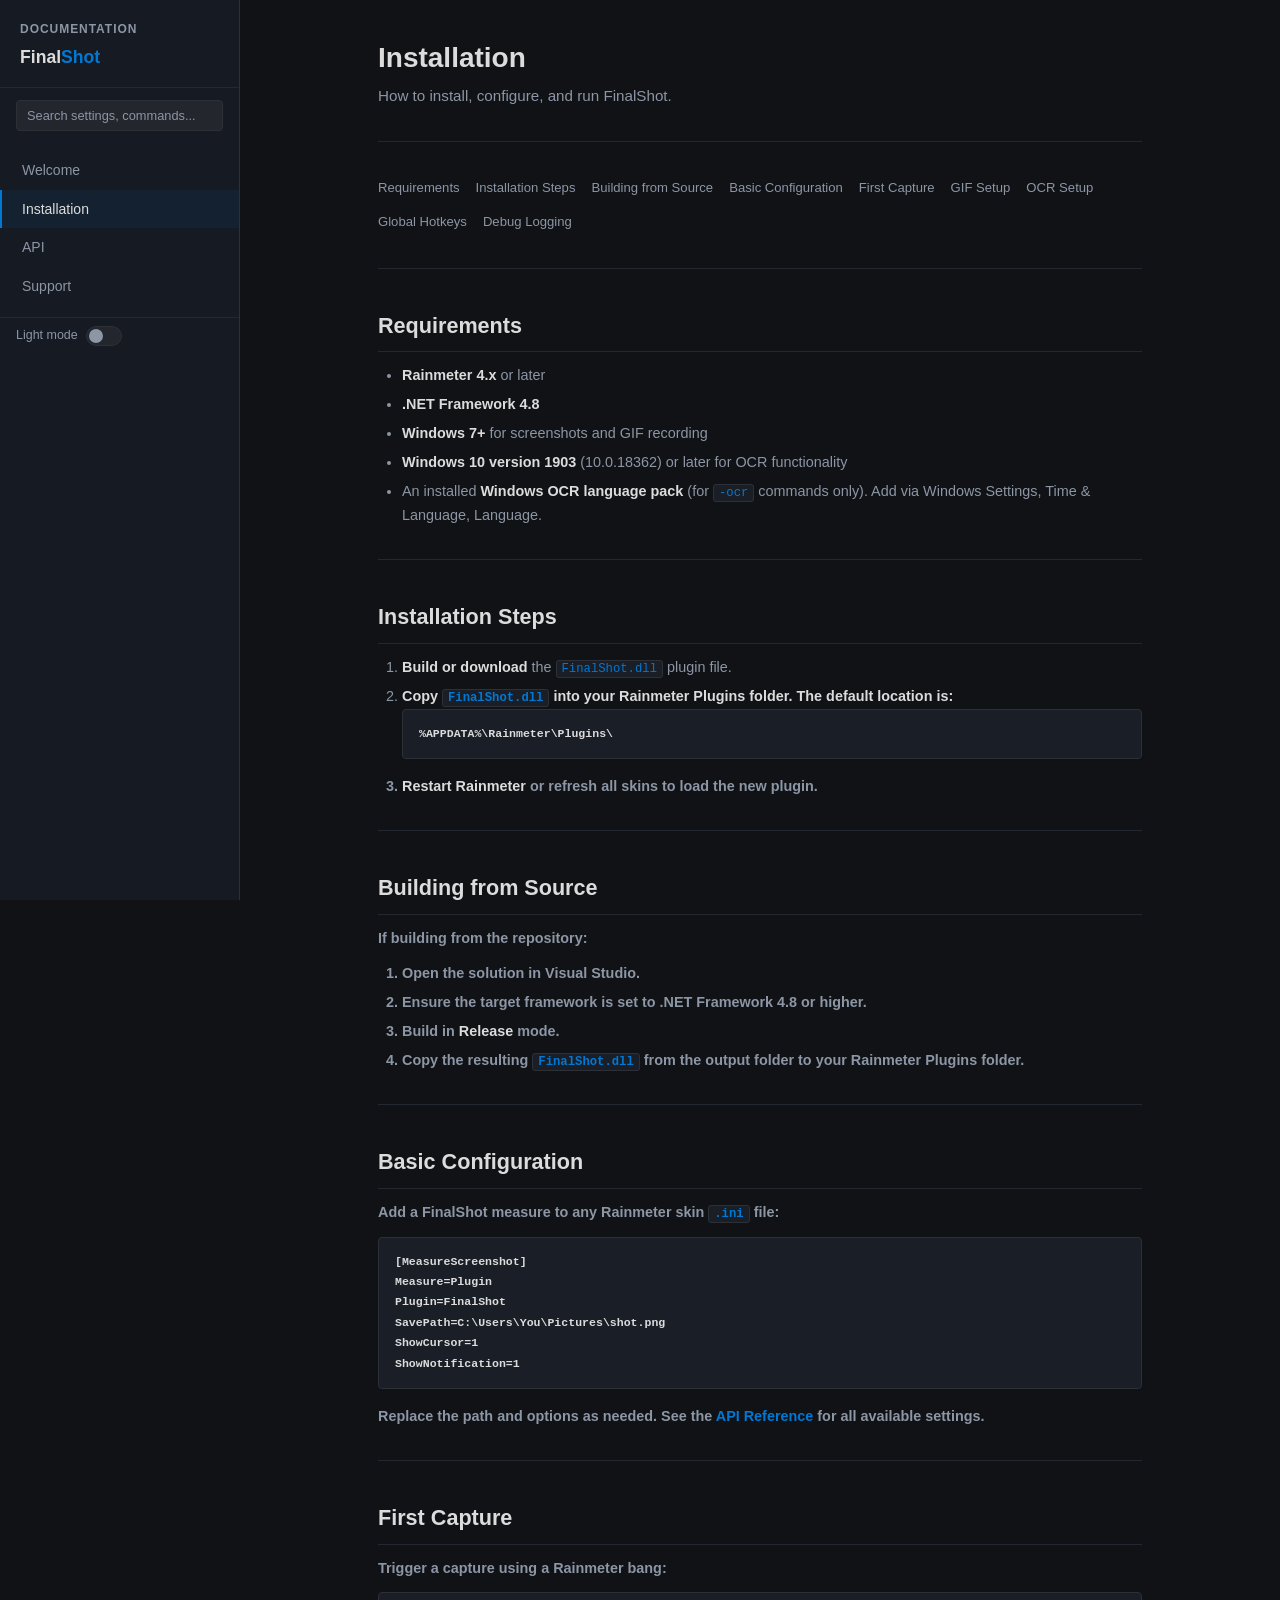
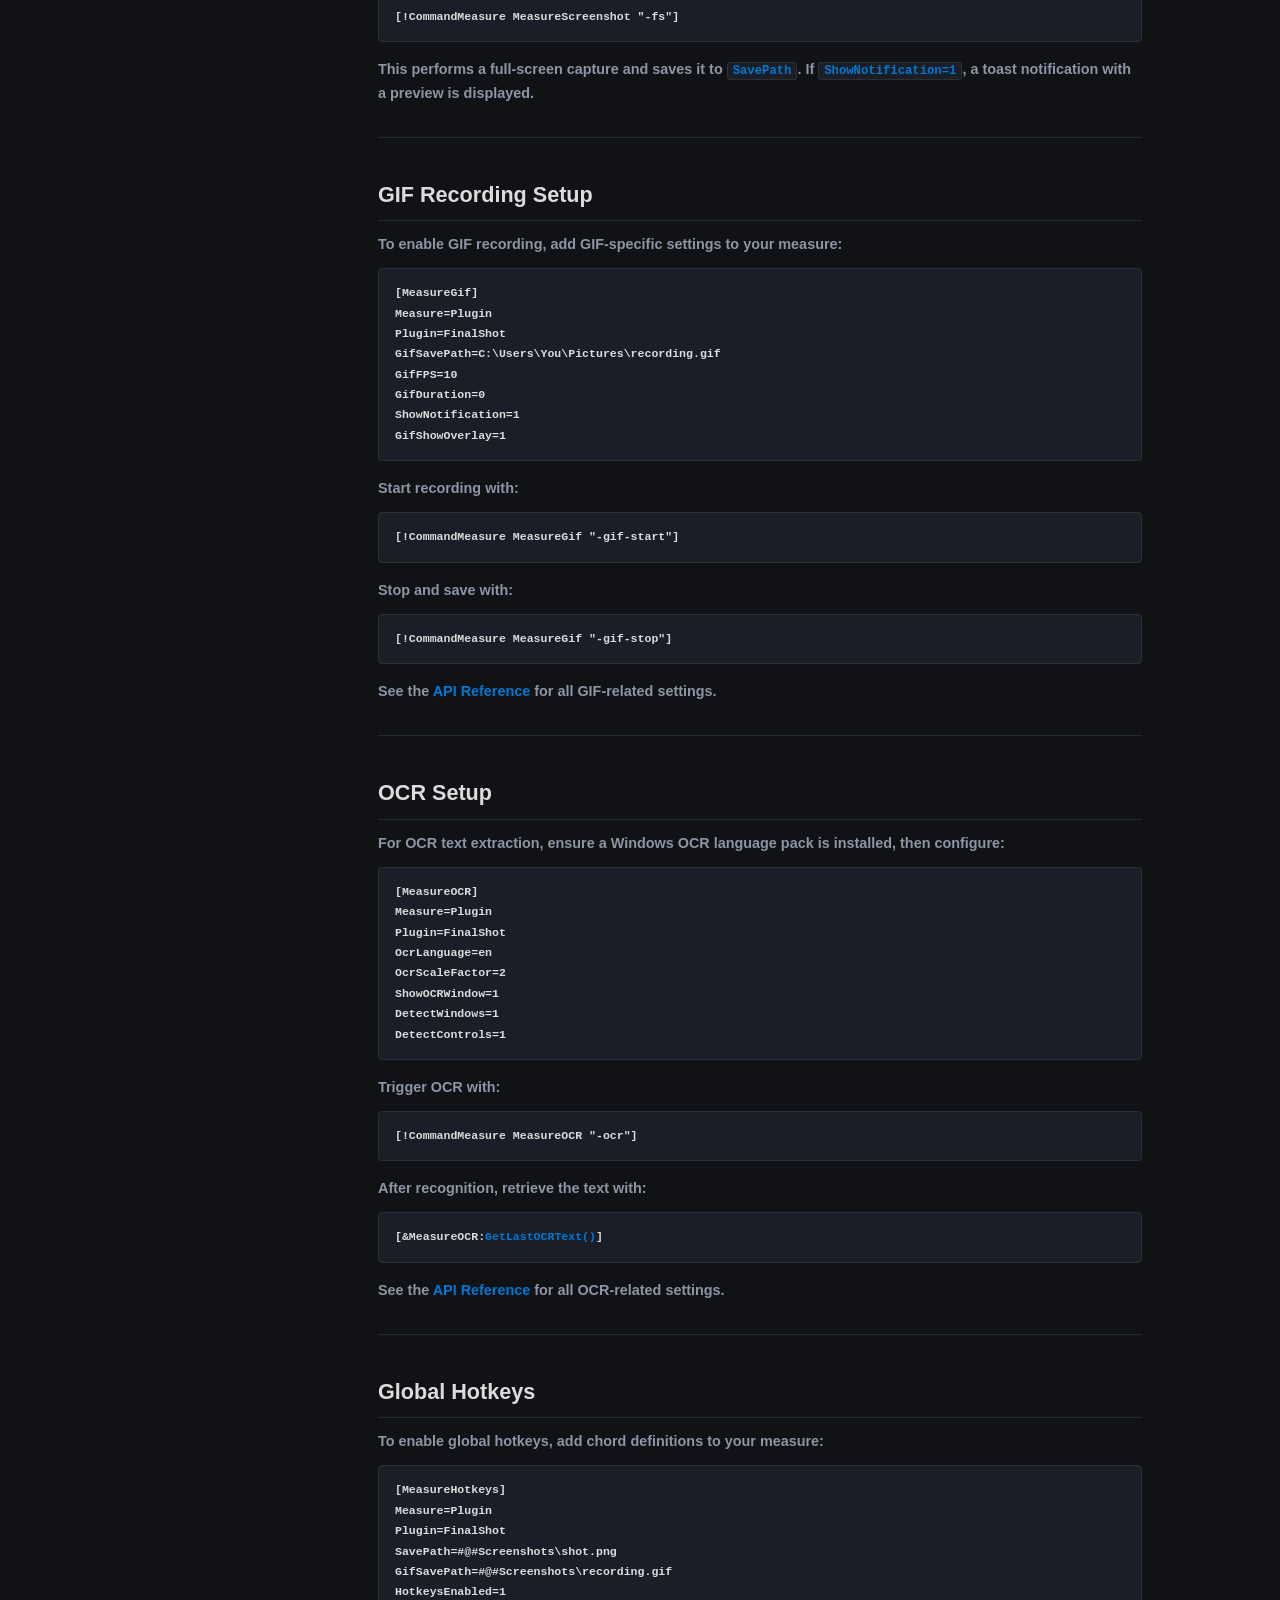
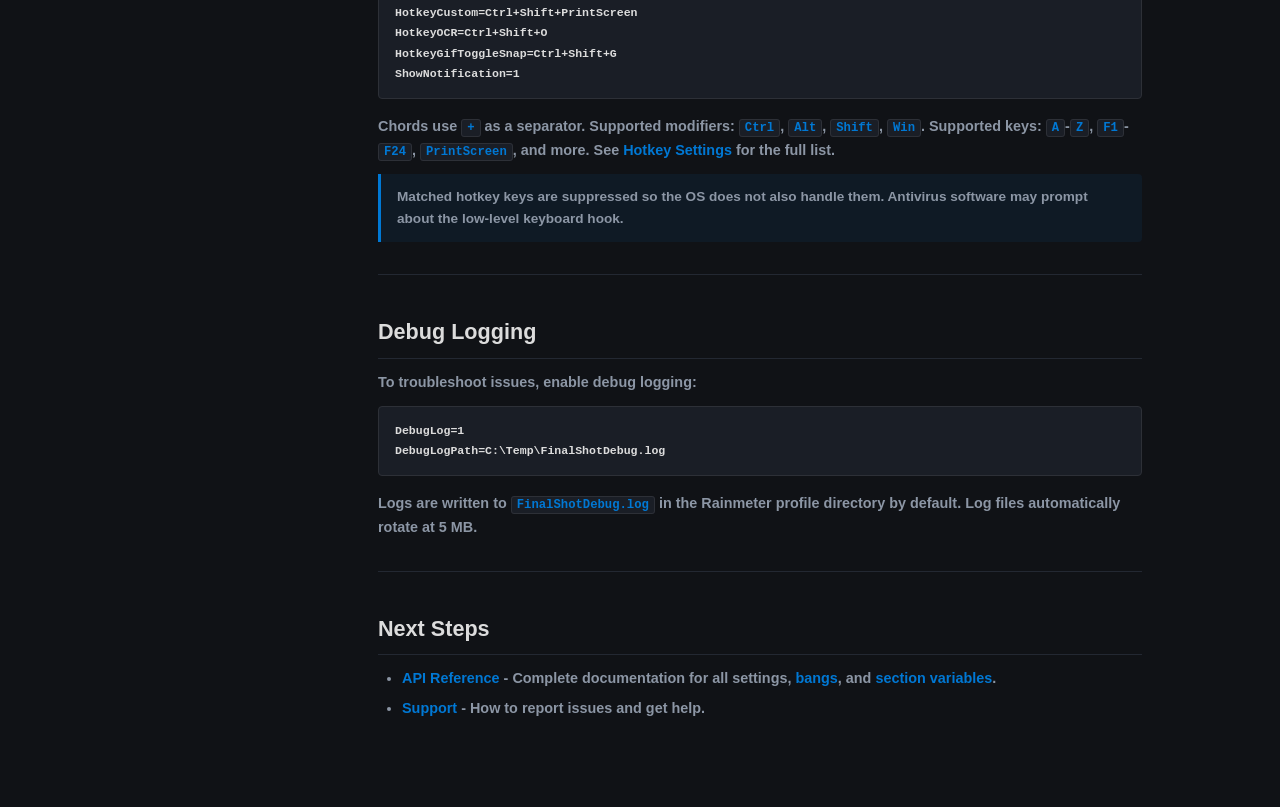
<file: docs/installation.html>
<!DOCTYPE html>
<html lang="en">
<head>
    <meta charset="UTF-8">
    <meta name="viewport" content="width=device-width, initial-scale=1.0">

    <!-- SEO -->
    <title>Installation Guide - FinalShot Rainmeter Plugin</title>
    <meta name="description" content="Step-by-step guide to install and configure FinalShot, a Rainmeter plugin for screenshots, GIF recording, and OCR. Includes requirements, setup instructions, and first capture tutorial.">
    <meta name="keywords" content="FinalShot install, Rainmeter plugin setup, screenshot plugin, GIF recorder setup, OCR configuration, Windows screen capture">
    <meta name="author" content="FinalShot">
    <meta name="robots" content="index, follow">
    <link rel="canonical" href="installation.html">

    <!-- Open Graph -->
    <meta property="og:type" content="website">
    <meta property="og:title" content="Installation Guide - FinalShot Rainmeter Plugin">
    <meta property="og:description" content="Step-by-step guide to install and configure FinalShot for screenshots, GIF recording, and OCR.">
    <meta property="og:url" content="installation.html">
    <meta property="og:site_name" content="FinalShot Documentation">

    <!-- Twitter Card -->
    <meta name="twitter:card" content="summary">
    <meta name="twitter:title" content="Installation Guide - FinalShot Rainmeter Plugin">
    <meta name="twitter:description" content="Step-by-step guide to install and configure FinalShot for screenshots, GIF recording, and OCR.">

    <!-- Favicons -->
    <link rel="icon" type="image/x-icon" href="assets/favicon.ico">
    <link rel="icon" type="image/png" sizes="16x16" href="assets/favicon-16x16.png">
    <link rel="icon" type="image/png" sizes="32x32" href="assets/favicon-32x32.png">
    <link rel="apple-touch-icon" sizes="180x180" href="assets/apple-touch-icon.png">
    <link rel="manifest" href="assets/site.webmanifest">
    <meta name="theme-color" content="#101216">

    <!-- Styles -->
    <link rel="stylesheet" href="style.css">

    <!-- JSON-LD Structured Data -->
    <script type="application/ld+json">
    {
        "@context": "https://schema.org",
        "@type": "TechArticle",
        "name": "Installation Guide - FinalShot Rainmeter Plugin",
        "description": "Step-by-step guide to install and configure FinalShot for screenshots, GIF recording, and OCR.",
        "url": "installation.html",
        "mainEntity": {
            "@type": "SoftwareApplication",
            "name": "FinalShot",
            "applicationCategory": "UtilitiesApplication",
            "operatingSystem": "Windows",
            "offers": {
                "@type": "Offer",
                "price": "0",
                "priceCurrency": "USD"
            }
        }
    }
    </script>
</head>
<body>
    <div class="layout">
        <aside class="sidebar">
            <div class="sidebar-header">
                <div class="sidebar-title">Documentation</div>
                <div class="sidebar-brand">Final<span>Shot</span></div>
            </div>
            <div class="sidebar-search">
                <input type="text" placeholder="Search settings, commands...">
            </div>
            <nav class="sidebar-nav">
                <a href="welcome.html" class="nav-link">Welcome</a>
                <a href="installation.html" class="nav-link active">Installation</a>
                <a href="api.html" class="nav-link">API</a>
                <a href="support.html" class="nav-link">Support</a>
            </nav>
            <div class="theme-toggle">
                <span class="theme-toggle-label">Light mode</span>
                <button class="theme-toggle-btn" title="Toggle dark/light theme"></button>
            </div>
        </aside>

        <main class="main">
            <div class="content">
                <h1>Installation</h1>
                <p class="subtitle">How to install, configure, and run FinalShot.</p>

                <hr class="section-divider">

                <nav class="page-nav">
                    <a href="#requirements">Requirements</a>
                    <a href="#installation-steps">Installation Steps</a>
                    <a href="#building-from-source">Building from Source</a>
                    <a href="#basic-configuration">Basic Configuration</a>
                    <a href="#first-capture">First Capture</a>
                    <a href="#gif-recording-setup">GIF Setup</a>
                    <a href="#ocr-setup">OCR Setup</a>
                    <a href="#global-hotkeys">Global Hotkeys</a>
                    <a href="#debug-logging">Debug Logging</a>
                </nav>

                <hr class="section-divider">

                <h2 id="requirements">Requirements</h2>
                <ul>
                    <li><strong>Rainmeter 4.x</strong> or later</li>
                    <li><strong>.NET Framework 4.8</strong></li>
                    <li><strong>Windows 7+</strong> for screenshots and GIF recording</li>
                    <li><strong>Windows 10 version 1903</strong> (10.0.18362) or later for OCR functionality</li>
                    <li>An installed <strong>Windows OCR language pack</strong> (for <code>-ocr</code> commands only). Add via Windows Settings, Time &amp; Language, Language.</li>
                </ul>

                <hr class="section-divider">

                <h2 id="installation-steps">Installation Steps</h2>
                <ol>
                    <li><strong>Build or download</strong> the <code>FinalShot.dll</code> plugin file.</li>
                    <li><strong>Copy</code> <code>FinalShot.dll</code> into your Rainmeter Plugins folder. The default location is:
<pre><code>%APPDATA%\Rainmeter\Plugins\</code></pre>
                    </li>
                    <li><strong>Restart Rainmeter</strong> or refresh all skins to load the new plugin.</li>
                </ol>

                <hr class="section-divider">

                <h2 id="building-from-source">Building from Source</h2>
                <p>If building from the repository:</p>
                <ol>
                    <li>Open the solution in Visual Studio.</li>
                    <li>Ensure the target framework is set to .NET Framework 4.8 or higher.</li>
                    <li>Build in <strong>Release</strong> mode.</li>
                    <li>Copy the resulting <code>FinalShot.dll</code> from the output folder to your Rainmeter Plugins folder.</li>
                </ol>

                <hr class="section-divider">

                <h2 id="basic-configuration">Basic Configuration</h2>
                <p>Add a FinalShot measure to any Rainmeter skin <code>.ini</code> file:</p>
<pre><code>[MeasureScreenshot]
Measure=Plugin
Plugin=FinalShot
SavePath=C:\Users\You\Pictures\shot.png
ShowCursor=1
ShowNotification=1</code></pre>

                <p>Replace the path and options as needed. See the <a href="api.html#screenshot-settings">API Reference</a> for all available settings.</p>

                <hr class="section-divider">

                <h2 id="first-capture">First Capture</h2>
                <p>Trigger a capture using a Rainmeter bang:</p>
<pre><code>[!CommandMeasure MeasureScreenshot "-fs"]</code></pre>

                <p>This performs a full-screen capture and saves it to <code>SavePath</code>. If <code>ShowNotification=1</code>, a toast notification with a preview is displayed.</p>

                <hr class="section-divider">

                <h2 id="gif-recording-setup">GIF Recording Setup</h2>
                <p>To enable GIF recording, add GIF-specific settings to your measure:</p>
<pre><code>[MeasureGif]
Measure=Plugin
Plugin=FinalShot
GifSavePath=C:\Users\You\Pictures\recording.gif
GifFPS=10
GifDuration=0
ShowNotification=1
GifShowOverlay=1</code></pre>

                <p>Start recording with:</p>
<pre><code>[!CommandMeasure MeasureGif "-gif-start"]</code></pre>

                <p>Stop and save with:</p>
<pre><code>[!CommandMeasure MeasureGif "-gif-stop"]</code></pre>

                <p>See the <a href="api.html#gif-recording-settings">API Reference</a> for all GIF-related settings.</p>

                <hr class="section-divider">

                <h2 id="ocr-setup">OCR Setup</h2>
                <p>For OCR text extraction, ensure a Windows OCR language pack is installed, then configure:</p>
<pre><code>[MeasureOCR]
Measure=Plugin
Plugin=FinalShot
OcrLanguage=en
OcrScaleFactor=2
ShowOCRWindow=1
DetectWindows=1
DetectControls=1</code></pre>

                <p>Trigger OCR with:</p>
<pre><code>[!CommandMeasure MeasureOCR "-ocr"]</code></pre>

                <p>After recognition, retrieve the text with:</p>
<pre><code>[&amp;MeasureOCR:<a href="api.html#section-variables">GetLastOCRText()</a>]</code></pre>

                <p>See the <a href="api.html#ocr-settings">API Reference</a> for all OCR-related settings.</p>

                <hr class="section-divider">

                <h2 id="global-hotkeys">Global Hotkeys</h2>
                <p>To enable global hotkeys, add chord definitions to your measure:</p>
<pre><code>[MeasureHotkeys]
Measure=Plugin
Plugin=FinalShot
SavePath=#@#Screenshots\shot.png
GifSavePath=#@#Screenshots\recording.gif
HotkeysEnabled=1
HotkeyCustom=Ctrl+Shift+PrintScreen
HotkeyOCR=Ctrl+Shift+O
HotkeyGifToggleSnap=Ctrl+Shift+G
ShowNotification=1</code></pre>

                <p>Chords use <code>+</code> as a separator. Supported modifiers: <code>Ctrl</code>, <code>Alt</code>, <code>Shift</code>, <code>Win</code>. Supported keys: <code>A</code>-<code>Z</code>, <code>F1</code>-<code>F24</code>, <code>PrintScreen</code>, and more. See <a href="api.html#hotkey-settings">Hotkey Settings</a> for the full list.</p>

                <div class="note">
                    <p>Matched hotkey keys are suppressed so the OS does not also handle them. Antivirus software may prompt about the low-level keyboard hook.</p>
                </div>

                <hr class="section-divider">

                <h2 id="debug-logging">Debug Logging</h2>
                <p>To troubleshoot issues, enable debug logging:</p>
<pre><code>DebugLog=1
DebugLogPath=C:\Temp\FinalShotDebug.log</code></pre>

                <p>Logs are written to <code>FinalShotDebug.log</code> in the Rainmeter profile directory by default. Log files automatically rotate at 5 MB.</p>

                <hr class="section-divider">

                <h2 id="next-steps">Next Steps</h2>
                <ul>
                    <li><a href="api.html">API Reference</a> - Complete documentation for all settings, <a href="api.html#bang-commands">bangs</a>, and <a href="api.html#section-variables">section variables</a>.</li>
                    <li><a href="support.html">Support</a> - How to report issues and get help.</li>
                </ul>
            </div>
        </main>
    </div>

    <script src="script.js"></script>
    <button class="back-to-top" title="Back to top">↑</button>
</body>
</html>
</file>
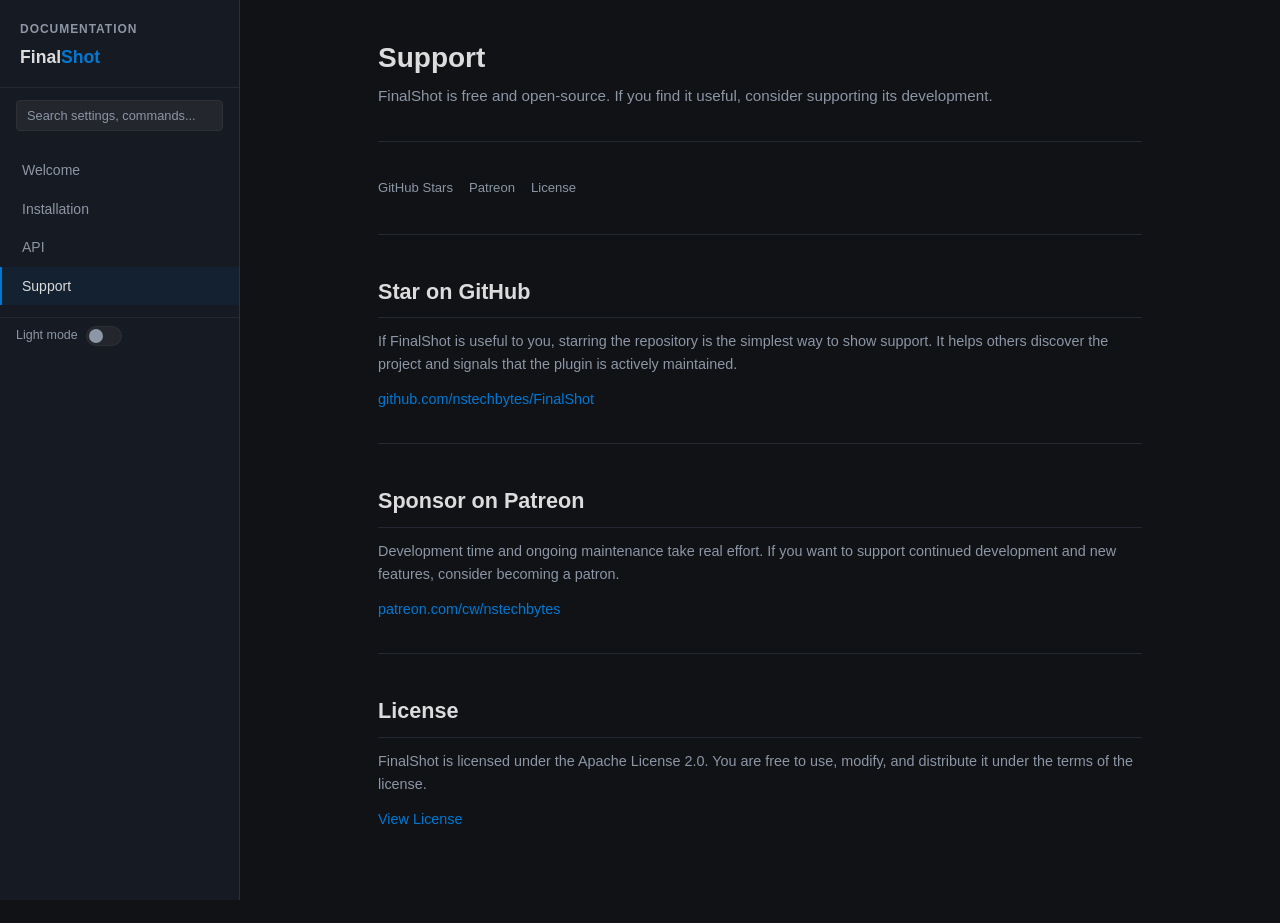
<file: docs/support.html>
<!DOCTYPE html>
<html lang="en">
<head>
    <meta charset="UTF-8">
    <meta name="viewport" content="width=device-width, initial-scale=1.0">

    <!-- SEO -->
    <title>Support - FinalShot Rainmeter Plugin</title>
    <meta name="description" content="Get help with FinalShot, a free open-source Rainmeter plugin. Report issues, request features, and support development on GitHub or Patreon.">
    <meta name="keywords" content="FinalShot support, Rainmeter plugin help, FinalShot issues, bug report, feature request, open source donation">
    <meta name="author" content="FinalShot">
    <meta name="robots" content="index, follow">
    <link rel="canonical" href="support.html">

    <!-- Open Graph -->
    <meta property="og:type" content="website">
    <meta property="og:title" content="Support - FinalShot Rainmeter Plugin">
    <meta property="og:description" content="Get help with FinalShot. Report issues, request features, and support development.">
    <meta property="og:url" content="support.html">
    <meta property="og:site_name" content="FinalShot Documentation">

    <!-- Twitter Card -->
    <meta name="twitter:card" content="summary">
    <meta name="twitter:title" content="Support - FinalShot Rainmeter Plugin">
    <meta name="twitter:description" content="Get help with FinalShot. Report issues, request features, and support development.">

    <!-- Favicons -->
    <link rel="icon" type="image/x-icon" href="assets/favicon.ico">
    <link rel="icon" type="image/png" sizes="16x16" href="assets/favicon-16x16.png">
    <link rel="icon" type="image/png" sizes="32x32" href="assets/favicon-32x32.png">
    <link rel="apple-touch-icon" sizes="180x180" href="assets/apple-touch-icon.png">
    <link rel="manifest" href="assets/site.webmanifest">
    <meta name="theme-color" content="#101216">

    <!-- Styles -->
    <link rel="stylesheet" href="style.css">

    <!-- JSON-LD Structured Data -->
    <script type="application/ld+json">
    {
        "@context": "https://schema.org",
        "@type": "WebPage",
        "name": "Support - FinalShot Rainmeter Plugin",
        "description": "Get help with FinalShot. Report issues, request features, and support development.",
        "url": "support.html",
        "mainEntity": {
            "@type": "SoftwareApplication",
            "name": "FinalShot",
            "applicationCategory": "UtilitiesApplication",
            "operatingSystem": "Windows"
        }
    }
    </script>
</head>
<body>
    <div class="layout">
        <aside class="sidebar">
            <div class="sidebar-header">
                <div class="sidebar-title">Documentation</div>
                <div class="sidebar-brand">Final<span>Shot</span></div>
            </div>
            <div class="sidebar-search">
                <input type="text" placeholder="Search settings, commands...">
            </div>
            <nav class="sidebar-nav">
                <a href="welcome.html" class="nav-link">Welcome</a>
                <a href="installation.html" class="nav-link">Installation</a>
                <a href="api.html" class="nav-link">API</a>
                <a href="support.html" class="nav-link active">Support</a>
            </nav>
            <div class="theme-toggle">
                <span class="theme-toggle-label">Light mode</span>
                <button class="theme-toggle-btn" title="Toggle dark/light theme"></button>
            </div>
        </aside>

        <main class="main">
            <div class="content">
                <h1>Support</h1>
                <p class="subtitle">FinalShot is free and open-source. If you find it useful, consider supporting its development.</p>

                <hr class="section-divider">

                <nav class="page-nav">
                    <a href="#star-on-github">GitHub Stars</a>
                    <a href="#sponsor-on-patreon">Patreon</a>
                    <a href="#license">License</a>
                </nav>

                <hr class="section-divider">

                <h2 id="star-on-github">Star on GitHub</h2>
                <p>If FinalShot is useful to you, starring the repository is the simplest way to show support. It helps others discover the project and signals that the plugin is actively maintained.</p>
                <p><a href="https://github.com/nstechbytes/FinalShot">github.com/nstechbytes/FinalShot</a></p>

                <hr class="section-divider">

                <h2 id="sponsor-on-patreon">Sponsor on Patreon</h2>
                <p>Development time and ongoing maintenance take real effort. If you want to support continued development and new features, consider becoming a patron.</p>
                <p><a href="https://patreon.com/cw/nstechbytes">patreon.com/cw/nstechbytes</a></p>

                <hr class="section-divider">

                <h2 id="license">License</h2>
                <p>FinalShot is licensed under the Apache License 2.0. You are free to use, modify, and distribute it under the terms of the license.</p>
                <p><a href="https://github.com/nstechbytes/FinalShot/blob/main/LICENSE">View License</a></p>
            </div>
        </main>
    </div>

    <script src="script.js"></script>
    <button class="back-to-top" title="Back to top">↑</button>
</body>
</html>
</file>
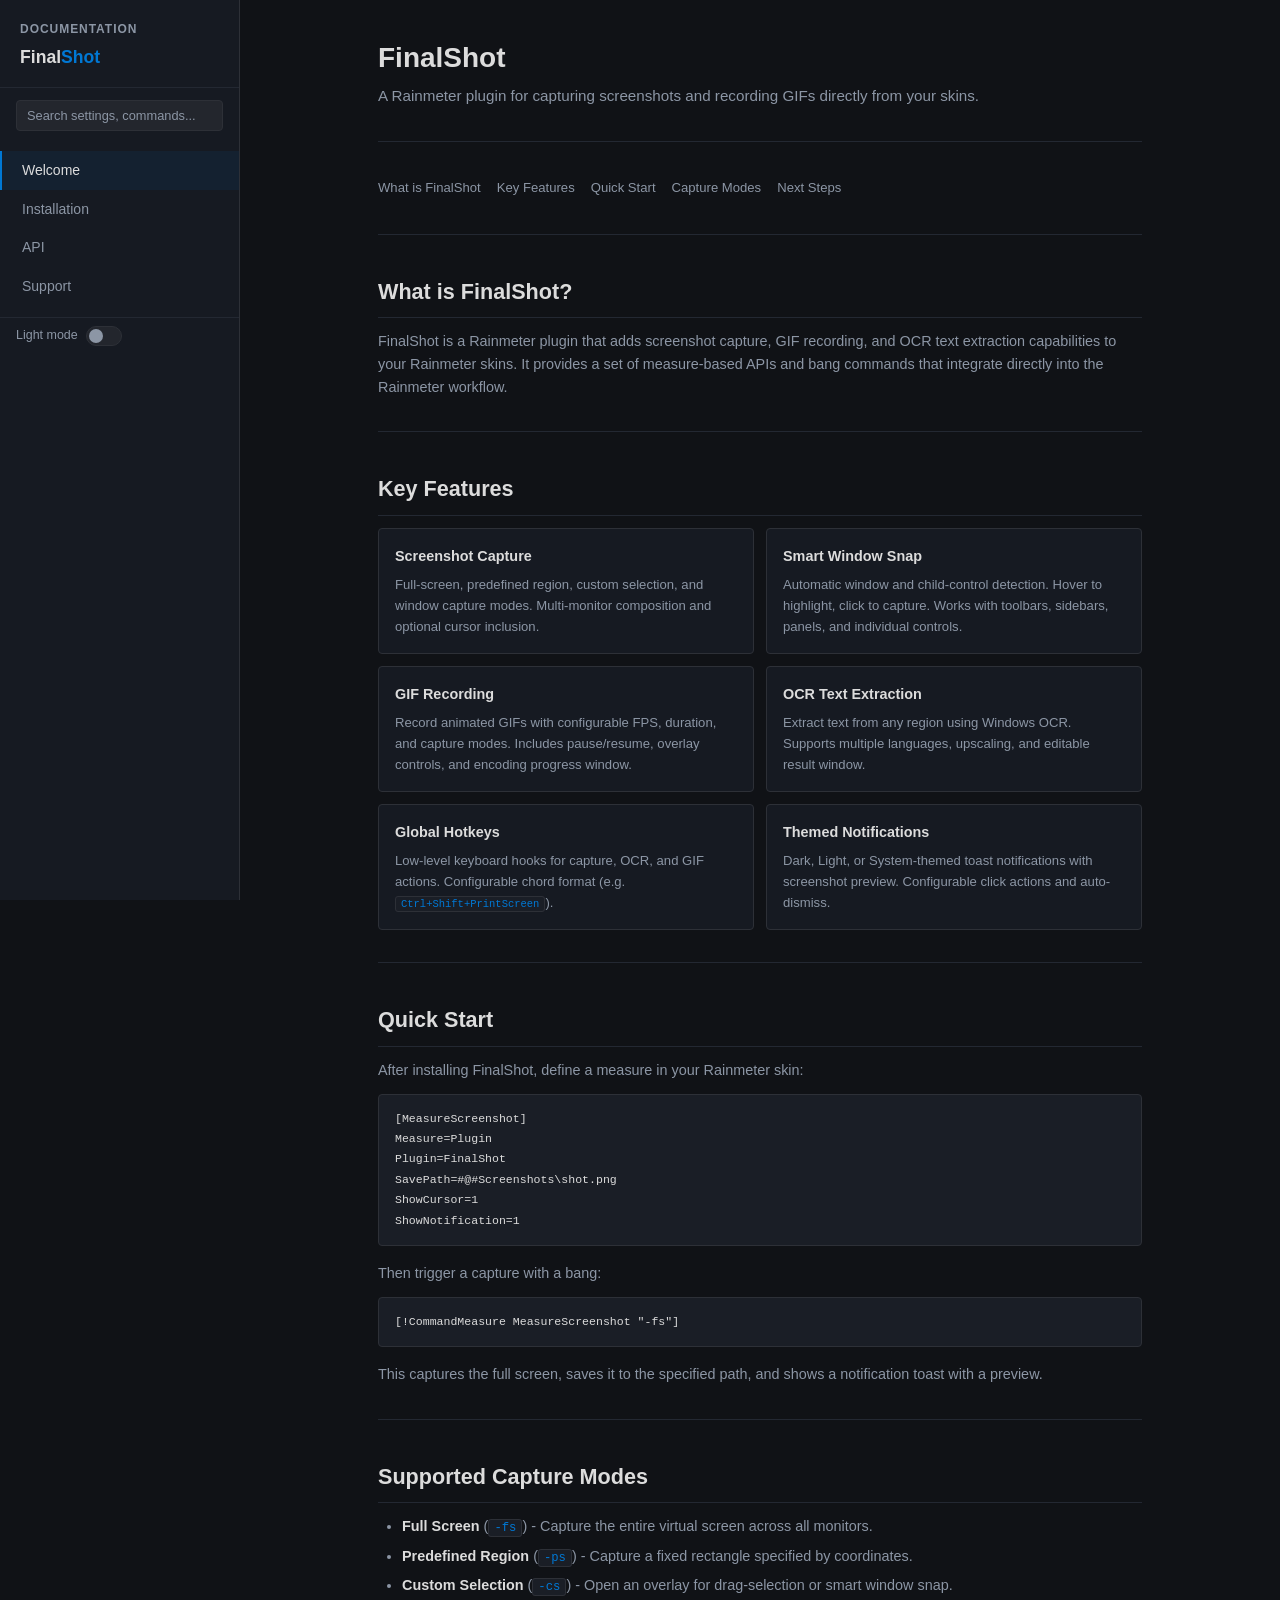
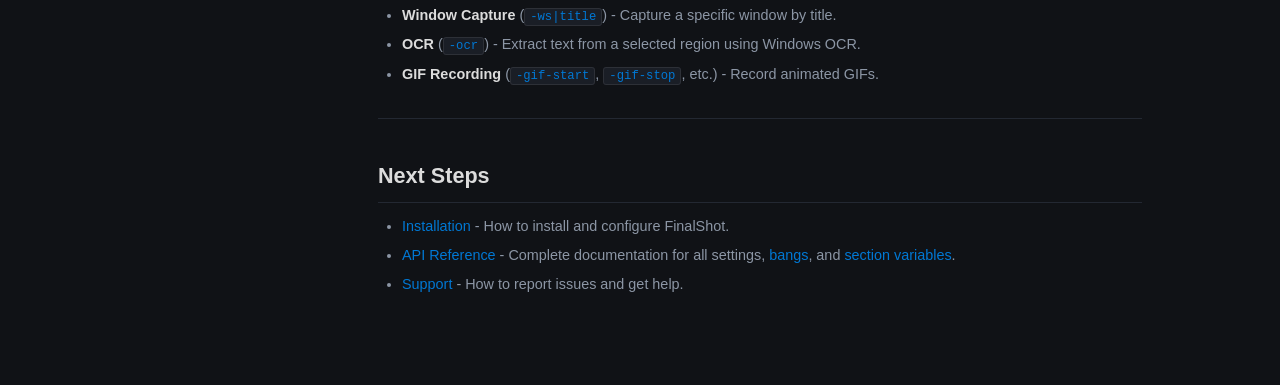
<file: docs/welcome.html>
<!DOCTYPE html>
<html lang="en">
<head>
    <meta charset="UTF-8">
    <meta name="viewport" content="width=device-width, initial-scale=1.0">

    <!-- SEO -->
    <title>FinalShot - Rainmeter Screenshot & GIF Recording Plugin</title>
    <meta name="description" content="FinalShot is a free, open-source Rainmeter plugin for capturing screenshots, recording animated GIFs, and extracting text with OCR. Supports full-screen, region, window, and custom selection capture modes.">
    <meta name="keywords" content="Rainmeter plugin, screenshot, GIF recording, screen capture, OCR, Windows, FinalShot, Rainmeter skin, animated GIF, window capture">
    <meta name="author" content="FinalShot">
    <meta name="robots" content="index, follow">
    <link rel="canonical" href="welcome.html">

    <!-- Open Graph -->
    <meta property="og:type" content="website">
    <meta property="og:title" content="FinalShot - Rainmeter Screenshot & GIF Recording Plugin">
    <meta property="og:description" content="A free, open-source Rainmeter plugin for capturing screenshots, recording animated GIFs, and extracting text with OCR.">
    <meta property="og:url" content="welcome.html">
    <meta property="og:site_name" content="FinalShot Documentation">

    <!-- Twitter Card -->
    <meta name="twitter:card" content="summary">
    <meta name="twitter:title" content="FinalShot - Rainmeter Screenshot & GIF Recording Plugin">
    <meta name="twitter:description" content="A free, open-source Rainmeter plugin for capturing screenshots, recording animated GIFs, and extracting text with OCR.">

    <!-- Favicons -->
    <link rel="icon" type="image/x-icon" href="assets/favicon.ico">
    <link rel="icon" type="image/png" sizes="16x16" href="assets/favicon-16x16.png">
    <link rel="icon" type="image/png" sizes="32x32" href="assets/favicon-32x32.png">
    <link rel="apple-touch-icon" sizes="180x180" href="assets/apple-touch-icon.png">
    <link rel="manifest" href="assets/site.webmanifest">
    <meta name="theme-color" content="#101216">

    <!-- Styles -->
    <link rel="stylesheet" href="style.css">

    <!-- JSON-LD Structured Data -->
    <script type="application/ld+json">
    {
        "@context": "https://schema.org",
        "@type": "WebSite",
        "name": "FinalShot Documentation",
        "description": "Documentation for FinalShot, a Rainmeter plugin for capturing screenshots, recording animated GIFs, and OCR text extraction.",
        "url": "welcome.html",
        "potentialAction": {
            "@type": "SearchAction",
            "target": "api.html?q={search_term_string}",
            "query-input": "required name=search_term_string"
        }
    }
    </script>
</head>
<body>
    <div class="layout">
        <aside class="sidebar">
            <div class="sidebar-header">
                <div class="sidebar-title">Documentation</div>
                <div class="sidebar-brand">Final<span>Shot</span></div>
            </div>
            <div class="sidebar-search">
                <input type="text" placeholder="Search settings, commands...">
            </div>
            <nav class="sidebar-nav">
                <a href="welcome.html" class="nav-link active">Welcome</a>
                <a href="installation.html" class="nav-link">Installation</a>
                <a href="api.html" class="nav-link">API</a>
                <a href="support.html" class="nav-link">Support</a>
            </nav>
            <div class="theme-toggle">
                <span class="theme-toggle-label">Light mode</span>
                <button class="theme-toggle-btn" title="Toggle dark/light theme"></button>
            </div>
        </aside>

        <main class="main">
            <div class="content">
                <h1>FinalShot</h1>
                <p class="subtitle">A Rainmeter plugin for capturing screenshots and recording GIFs directly from your skins.</p>

                <hr class="section-divider">

                <nav class="page-nav">
                    <a href="#what-is-finalshot">What is FinalShot</a>
                    <a href="#key-features">Key Features</a>
                    <a href="#quick-start">Quick Start</a>
                    <a href="#supported-capture-modes">Capture Modes</a>
                    <a href="#next-steps">Next Steps</a>
                </nav>

                <hr class="section-divider">

                <h2 id="what-is-finalshot">What is FinalShot?</h2>
                <p>FinalShot is a Rainmeter plugin that adds screenshot capture, GIF recording, and OCR text extraction capabilities to your Rainmeter skins. It provides a set of measure-based APIs and bang commands that integrate directly into the Rainmeter workflow.</p>

                <hr class="section-divider">

                <h2 id="key-features">Key Features</h2>
                <div class="feature-grid">
                    <div class="feature-card">
                        <h4>Screenshot Capture</h4>
                        <p>Full-screen, predefined region, custom selection, and window capture modes. Multi-monitor composition and optional cursor inclusion.</p>
                    </div>
                    <div class="feature-card">
                        <h4>Smart Window Snap</h4>
                        <p>Automatic window and child-control detection. Hover to highlight, click to capture. Works with toolbars, sidebars, panels, and individual controls.</p>
                    </div>
                    <div class="feature-card">
                        <h4>GIF Recording</h4>
                        <p>Record animated GIFs with configurable FPS, duration, and capture modes. Includes pause/resume, overlay controls, and encoding progress window.</p>
                    </div>
                    <div class="feature-card">
                        <h4>OCR Text Extraction</h4>
                        <p>Extract text from any region using Windows OCR. Supports multiple languages, upscaling, and editable result window.</p>
                    </div>
                    <div class="feature-card">
                        <h4>Global Hotkeys</h4>
                        <p>Low-level keyboard hooks for capture, OCR, and GIF actions. Configurable chord format (e.g. <code>Ctrl+Shift+PrintScreen</code>).</p>
                    </div>
                    <div class="feature-card">
                        <h4>Themed Notifications</h4>
                        <p>Dark, Light, or System-themed toast notifications with screenshot preview. Configurable click actions and auto-dismiss.</p>
                    </div>
                </div>

                <hr class="section-divider">

                <h2 id="quick-start">Quick Start</h2>
                <p>After installing FinalShot, define a measure in your Rainmeter skin:</p>
<pre><code>[MeasureScreenshot]
Measure=Plugin
Plugin=FinalShot
SavePath=#@#Screenshots\shot.png
ShowCursor=1
ShowNotification=1</code></pre>

                <p>Then trigger a capture with a bang:</p>
<pre><code>[!CommandMeasure MeasureScreenshot "-fs"]</code></pre>

                <p>This captures the full screen, saves it to the specified path, and shows a notification toast with a preview.</p>

                <hr class="section-divider">

                <h2 id="supported-capture-modes">Supported Capture Modes</h2>
                <ul>
                    <li><strong>Full Screen</strong> (<a href="api.html#bang-commands"><code>-fs</code></a>) - Capture the entire virtual screen across all monitors.</li>
                    <li><strong>Predefined Region</strong> (<a href="api.html#bang-commands"><code>-ps</code></a>) - Capture a fixed rectangle specified by coordinates.</li>
                    <li><strong>Custom Selection</strong> (<a href="api.html#bang-commands"><code>-cs</code></a>) - Open an overlay for drag-selection or smart window snap.</li>
                    <li><strong>Window Capture</strong> (<a href="api.html#bang-commands"><code>-ws|title</code></a>) - Capture a specific window by title.</li>
                    <li><strong>OCR</strong> (<a href="api.html#bang-commands"><code>-ocr</code></a>) - Extract text from a selected region using Windows OCR.</li>
                    <li><strong>GIF Recording</strong> (<a href="api.html#gif-recording-settings"><code>-gif-start</code></a>, <a href="api.html#gif-recording-settings"><code>-gif-stop</code></a>, etc.) - Record animated GIFs.</li>
                </ul>

                <hr class="section-divider">

                <h2 id="next-steps">Next Steps</h2>
                <ul>
                    <li><a href="installation.html">Installation</a> - How to install and configure FinalShot.</li>
                    <li><a href="api.html">API Reference</a> - Complete documentation for all settings, <a href="api.html#bang-commands">bangs</a>, and <a href="api.html#section-variables">section variables</a>.</li>
                    <li><a href="support.html">Support</a> - How to report issues and get help.</li>
                </ul>
            </div>
        </main>
    </div>

    <script src="script.js"></script>
    <button class="back-to-top" title="Back to top">↑</button>
</body>
</html>
</file>
<file: docs/style.css>
/* FinalShot Documentation - Dark Theme
   Colors derived from UITheme.cs Dark palette:
     Background:   rgb(16, 18, 22)    #101216
     CardBg:       rgb(22, 26, 34)    #161A22
     Border:       rgb(45, 48, 55)    #2D3037
     Divider:      rgb(35, 40, 50)    #232832
     TextPrimary:  rgb(220, 220, 220) #DCDCDC
     TextSecondary:rgb(140, 150, 165) #8C96A5
     AccentBlue:   rgb(0, 120, 212)   #0078D4
     AccentGreen:  rgb(0, 200, 100)   #00C864
     AccentAmber:  rgb(255, 160, 30)  #FFA01E
*/

*,
*::before,
*::after {
    margin: 0;
    padding: 0;
    box-sizing: border-box;
}

:root {
    --bg: #101216;
    --bg-card: #161A22;
    --bg-input: #23262D;
    --border: #2D3037;
    --border-strong: #3C404A;
    --divider: #232832;
    --text-primary: #DCDCDC;
    --text-secondary: #8C96A5;
    --accent-blue: #0078D4;
    --accent-green: #00C864;
    --accent-amber: #FFA01E;
    --code-bg: #1A1E26;
    --code-border: #2D3037;
}

html {
    font-size: 16px;
    scroll-behavior: smooth;
}

body {
    font-family: 'Segoe UI', -apple-system, BlinkMacSystemFont, sans-serif;
    background-color: var(--bg);
    color: var(--text-primary);
    line-height: 1.6;
    min-height: 100vh;
    display: flex;
}

/* Layout */
.layout {
    display: flex;
    width: 100%;
    min-height: 100vh;
}

/* Sidebar Navigation */
.sidebar {
    width: 240px;
    min-width: 240px;
    background-color: var(--bg-card);
    border-right: 1px solid var(--border);
    padding: 0;
    position: fixed;
    top: 0;
    left: 0;
    bottom: 0;
    overflow-y: auto;
    z-index: 100;
}

.sidebar-header {
    padding: 20px 20px 16px;
    border-bottom: 1px solid var(--divider);
}

.sidebar-title {
    font-size: 0.75rem;
    font-weight: 600;
    text-transform: uppercase;
    letter-spacing: 0.08em;
    color: var(--text-secondary);
}

.sidebar-brand {
    font-size: 1.1rem;
    font-weight: 600;
    color: var(--text-primary);
    margin-top: 4px;
}

.sidebar-brand span {
    color: var(--accent-blue);
}

.sidebar-nav {
    padding: 12px 0;
}

.nav-link {
    display: block;
    padding: 8px 20px;
    color: var(--text-secondary);
    text-decoration: none;
    font-size: 0.875rem;
    transition: color 0.15s, background-color 0.15s;
    border-left: 2px solid transparent;
}

.nav-link:hover {
    color: var(--text-primary);
    background-color: var(--bg-input);
}

.nav-link.active {
    color: var(--text-primary);
    border-left-color: var(--accent-blue);
    background-color: rgba(0, 120, 212, 0.08);
}

/* Main Content */
.main {
    margin-left: 240px;
    flex: 1;
    min-width: 0;
}

.content {
    max-width: 860px;
    margin: 0 auto;
    padding: 40px 48px 80px;
}

/* Typography */
h1 {
    font-size: 1.75rem;
    font-weight: 600;
    color: var(--text-primary);
    margin-bottom: 8px;
    line-height: 1.3;
}

h2 {
    font-size: 1.35rem;
    font-weight: 600;
    color: var(--text-primary);
    margin-top: 40px;
    margin-bottom: 12px;
    padding-bottom: 8px;
    border-bottom: 1px solid var(--divider);
}

h3 {
    font-size: 1.05rem;
    font-weight: 600;
    color: var(--text-primary);
    margin-top: 28px;
    margin-bottom: 8px;
}

h4 {
    font-size: 0.95rem;
    font-weight: 600;
    color: var(--text-primary);
    margin-top: 20px;
    margin-bottom: 6px;
}

/* Anchor # symbol on hover for h2 and h3 */
h2[id],
h3[id] {
    position: relative;
    cursor: pointer;
}

h2[id] a.anchor-link,
h3[id] a.anchor-link {
    color: inherit;
    text-decoration: none;
}

h2[id] .anchor-hash,
h3[id] .anchor-hash {
    color: var(--accent-blue);
    font-size: 0.85em;
    margin-left: 8px;
    font-weight: 400;
    opacity: 0;
    transition: opacity 0.15s;
    pointer-events: none;
}

h2[id]:hover .anchor-hash,
h3[id]:hover .anchor-hash {
    opacity: 0.7;
}

/* Anchor highlight when URL hash matches */
.anchor-highlight {
    outline: 2px solid var(--accent-blue);
    outline-offset: 2px;
    border-radius: 4px;
}

h2.anchor-highlight,
h3.anchor-highlight {
    background-color: rgba(0, 120, 212, 0.08);
    border-radius: 4px;
    padding-left: 8px;
    margin-left: -8px;
    padding-right: 8px;
}

.api-block.anchor-highlight {
    outline: 2px solid var(--accent-blue);
    outline-offset: 2px;
}

/* API block anchor # link */
.api-anchor {
    color: var(--accent-blue);
    font-size: 0.8rem;
    text-decoration: none;
    opacity: 0;
    margin-left: 2px;
    padding: 0 2px;
    transition: opacity 0.15s;
    font-weight: 400;
    vertical-align: baseline;
    position: relative;
    top: -1px;
}

.api-block-header:hover .api-anchor {
    opacity: 0.7;
}

.api-anchor:hover {
    opacity: 1;
    text-decoration: none;
}

p {
    color: var(--text-secondary);
    margin-bottom: 12px;
    font-size: 0.9rem;
}

p strong {
    color: var(--text-primary);
    font-weight: 600;
}

.subtitle {
    color: var(--text-secondary);
    font-size: 0.95rem;
    margin-bottom: 32px;
}

/* Links */
a {
    color: var(--accent-blue);
    text-decoration: none;
}

a:hover {
    text-decoration: underline;
}

/* Lists */
ul, ol {
    margin-bottom: 12px;
    padding-left: 24px;
}

li {
    color: var(--text-secondary);
    font-size: 0.9rem;
    margin-bottom: 6px;
}

li strong {
    color: var(--text-primary);
}

/* Code */
code {
    font-family: 'Cascadia Code', 'Fira Code', 'Consolas', monospace;
    font-size: 0.85em;
    background-color: var(--code-bg);
    border: 1px solid var(--code-border);
    border-radius: 3px;
    padding: 1px 5px;
    color: var(--accent-blue);
}

pre {
    background-color: var(--code-bg);
    border: 1px solid var(--code-border);
    border-radius: 4px;
    padding: 14px 16px;
    margin-bottom: 16px;
    overflow-x: auto;
    font-size: 0.85rem;
    line-height: 1.5;
}

pre code {
    background: none;
    border: none;
    padding: 0;
    color: var(--text-primary);
}

/* Copy button for code blocks */
.copy-btn {
    position: absolute;
    top: 8px;
    right: 8px;
    padding: 4px 10px;
    font-size: 0.72rem;
    font-family: 'Segoe UI', -apple-system, BlinkMacSystemFont, sans-serif;
    color: var(--text-secondary);
    background-color: var(--bg-input);
    border: 1px solid var(--border);
    border-radius: 3px;
    cursor: pointer;
    opacity: 0;
    transition: opacity 0.15s, color 0.15s, border-color 0.15s;
    z-index: 2;
}

pre:hover .copy-btn {
    opacity: 1;
}

.copy-btn:hover {
    color: var(--text-primary);
    border-color: var(--border-strong);
}

.copy-btn.copied {
    color: var(--accent-green);
    border-color: var(--accent-green);
}

/* API Block Component */
.api-block {
    border: 1px solid var(--border);
    border-radius: 4px;
    margin-bottom: 12px;
    overflow: hidden;
}

.api-block-header {
    display: flex;
    justify-content: space-between;
    align-items: center;
    padding: 8px 14px;
    background-color: #0A2A4A;
    border-bottom: 1px solid var(--border);
    min-height: 36px;
}

.api-name {
    font-family: 'Cascadia Code', 'Fira Code', 'Consolas', monospace;
    font-size: 0.875rem;
    font-weight: 600;
    color: var(--text-primary);
}

.api-name-group {
    display: inline-flex;
    align-items: baseline;
    gap: 0;
}

.api-default {
    font-family: 'Cascadia Code', 'Fira Code', 'Consolas', monospace;
    font-size: 0.78rem;
    color: var(--text-secondary);
    white-space: nowrap;
    margin-left: 12px;
}

.api-block-content {
    padding: 10px 14px;
    background-color: var(--bg-card);
}

.api-block-content p {
    margin-bottom: 0;
    font-size: 0.85rem;
    color: var(--text-secondary);
}

.api-block-content p strong {
    color: var(--text-primary);
}

.api-type {
    display: inline-block;
    font-family: 'Cascadia Code', 'Fira Code', 'Consolas', monospace;
    font-size: 0.75rem;
    color: var(--accent-amber);
    background-color: rgba(255, 160, 30, 0.1);
    padding: 1px 6px;
    border-radius: 3px;
    margin-right: 6px;
}

/* Page anchor navigation */
.page-nav {
    display: flex;
    flex-wrap: wrap;
    gap: 6px 16px;
    margin-bottom: 8px;
}

.page-nav a {
    font-size: 0.82rem;
    color: var(--text-secondary);
    text-decoration: none;
    padding: 3px 0;
    border-bottom: 1px solid transparent;
    transition: color 0.15s, border-color 0.15s;
}

.page-nav a:hover {
    color: var(--accent-blue);
    border-bottom-color: var(--accent-blue);
    text-decoration: none;
}

/* Section divider */
.section-divider {
    border: none;
    border-top: 1px solid var(--divider);
    margin: 32px 0;
}

/* Note / Info blocks */
.note {
    background-color: rgba(0, 120, 212, 0.08);
    border-left: 3px solid var(--accent-blue);
    padding: 12px 16px;
    margin-bottom: 16px;
    border-radius: 0 4px 4px 0;
}

.note p {
    margin-bottom: 0;
    font-size: 0.85rem;
}

.warning {
    background-color: rgba(255, 160, 30, 0.08);
    border-left: 3px solid var(--accent-amber);
    padding: 12px 16px;
    margin-bottom: 16px;
    border-radius: 0 4px 4px 0;
}

.warning p {
    margin-bottom: 0;
    font-size: 0.85rem;
}

/* Tables */
table {
    width: 100%;
    border-collapse: collapse;
    margin-bottom: 16px;
    font-size: 0.85rem;
}

th {
    text-align: left;
    padding: 8px 12px;
    background-color: var(--bg-input);
    border: 1px solid var(--border);
    color: var(--text-primary);
    font-weight: 600;
}

td {
    padding: 8px 12px;
    border: 1px solid var(--border);
    color: var(--text-secondary);
}

tr:nth-child(even) td {
    background-color: rgba(22, 26, 34, 0.5);
}

/* Feature cards */
.feature-grid {
    display: grid;
    grid-template-columns: 1fr 1fr;
    gap: 12px;
    margin-bottom: 24px;
}

.feature-card {
    background-color: var(--bg-card);
    border: 1px solid var(--border);
    border-radius: 4px;
    padding: 16px;
}

.feature-card h4 {
    margin-top: 0;
    margin-bottom: 6px;
    font-size: 0.9rem;
    color: var(--text-primary);
}

.feature-card p {
    font-size: 0.82rem;
    margin-bottom: 0;
}

.feature-card code {
    font-size: 0.8em;
}

/* Command list */
.command-list {
    list-style: none;
    padding-left: 0;
    margin-bottom: 16px;
}

.command-list li {
    padding: 8px 0;
    border-bottom: 1px solid var(--divider);
}

.command-list li:last-child {
    border-bottom: none;
}

/* Category header for API sections */
.category-header {
    margin-top: 36px;
    margin-bottom: 16px;
}

.category-header h3 {
    margin-top: 0;
    color: var(--accent-blue);
    font-size: 1rem;
    text-transform: uppercase;
    letter-spacing: 0.04em;
}

/* Responsive */
@media (max-width: 768px) {
    .sidebar {
        width: 200px;
        min-width: 200px;
    }

    .main {
        margin-left: 200px;
    }

    .content {
        padding: 24px 24px 60px;
    }

    .feature-grid {
        grid-template-columns: 1fr;
    }
}

@media (max-width: 600px) {
    .sidebar {
        position: static;
        width: 100%;
        min-width: 100%;
        border-right: none;
        border-bottom: 1px solid var(--border);
    }

    .sidebar-nav {
        display: flex;
        padding: 0;
        overflow-x: auto;
    }

    .nav-link {
        white-space: nowrap;
        border-left: none;
        border-bottom: 2px solid transparent;
        padding: 10px 16px;
    }

    .nav-link.active {
        border-left-color: transparent;
        border-bottom-color: var(--accent-blue);
    }

    .main {
        margin-left: 0;
    }

    .content {
        padding: 20px 16px 60px;
    }

    .layout {
        flex-direction: column;
    }
}

/* ======================================== */
/* Search bar                               */
/* ======================================== */
.sidebar-search {
    padding: 12px 16px 8px;
}

.sidebar-search input {
    width: 100%;
    padding: 7px 10px;
    font-size: 0.8rem;
    font-family: 'Segoe UI', -apple-system, sans-serif;
    color: var(--text-primary);
    background-color: var(--bg-input);
    border: 1px solid var(--border);
    border-radius: 4px;
    outline: none;
    transition: border-color 0.15s;
}

.sidebar-search input:focus {
    border-color: var(--accent-blue);
}

.sidebar-search input::placeholder {
    color: var(--text-secondary);
}

/* ======================================== */
/* Theme toggle                             */
/* ======================================== */
.theme-toggle {
    display: flex;
    align-items: center;
    gap: 8px;
    padding: 8px 16px 12px;
    border-top: 1px solid var(--divider);
}

.theme-toggle-label {
    font-size: 0.78rem;
    color: var(--text-secondary);
}

.theme-toggle-btn {
    position: relative;
    width: 36px;
    height: 20px;
    background-color: var(--bg-input);
    border: 1px solid var(--border);
    border-radius: 10px;
    cursor: pointer;
    transition: background-color 0.2s;
}

.theme-toggle-btn::after {
    content: '';
    position: absolute;
    top: 2px;
    left: 2px;
    width: 14px;
    height: 14px;
    background-color: var(--text-secondary);
    border-radius: 50%;
    transition: transform 0.2s, background-color 0.2s;
}

.theme-toggle-btn.active {
    background-color: var(--accent-blue);
    border-color: var(--accent-blue);
}

.theme-toggle-btn.active::after {
    transform: translateX(16px);
    background-color: #fff;
}

/* Light theme overrides */
body.light {
    --bg: #F5F6F8;
    --bg-card: #FFFFFF;
    --bg-input: #ECEEF1;
    --border: #D4D6DA;
    --border-strong: #B8BABE;
    --divider: #E0E2E6;
    --text-primary: #1A1A1A;
    --text-secondary: #555555;
    --accent-blue: #0078D4;
    --accent-green: #00A050;
    --accent-amber: #CC7A00;
    --code-bg: #ECEEF1;
    --code-border: #D4D6DA;
}

body.light .api-block-header {
    background-color: #E0ECF5;
}

body.light .sidebar {
    background-color: #FFFFFF;
}

/* ======================================== */
/* Back to top button                       */
/* ======================================== */
.back-to-top {
    position: fixed;
    bottom: 32px;
    right: 32px;
    width: 40px;
    height: 40px;
    background-color: var(--accent-blue);
    color: #fff;
    border: none;
    border-radius: 50%;
    font-size: 1.2rem;
    line-height: 1;
    cursor: pointer;
    opacity: 0;
    visibility: hidden;
    transition: opacity 0.25s, visibility 0.25s, background-color 0.15s;
    z-index: 200;
    display: flex;
    align-items: center;
    justify-content: center;
}

.back-to-top.visible {
    opacity: 1;
    visibility: visible;
}

.back-to-top:hover {
    background-color: #005fa3;
}

/* ======================================== */
/* Search highlight                         */
/* ======================================== */
.search-hidden {
    display: none !important;
}

.search-highlight {
    background-color: rgba(255, 160, 30, 0.35);
    color: inherit;
    border-radius: 2px;
    padding: 0 1px;
}

body.light .search-highlight {
    background-color: rgba(255, 160, 30, 0.45);
}
</file>
